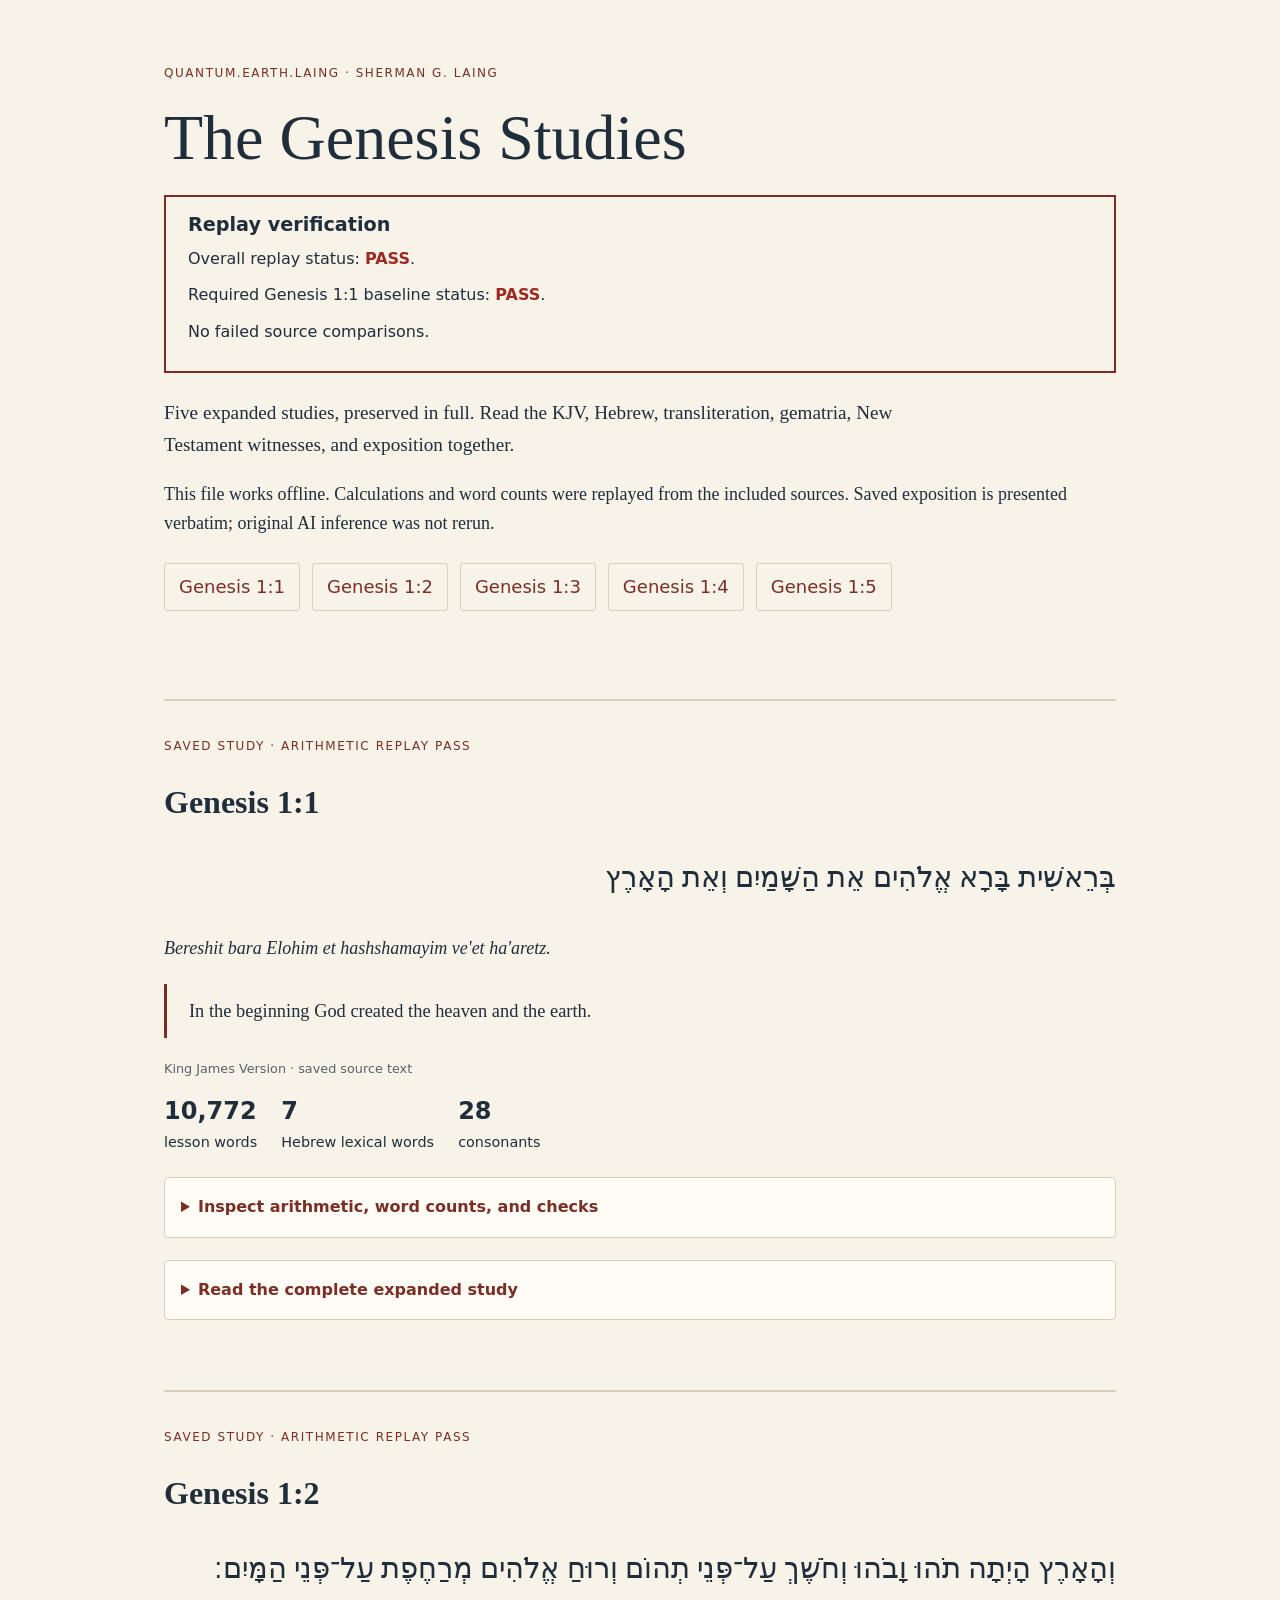
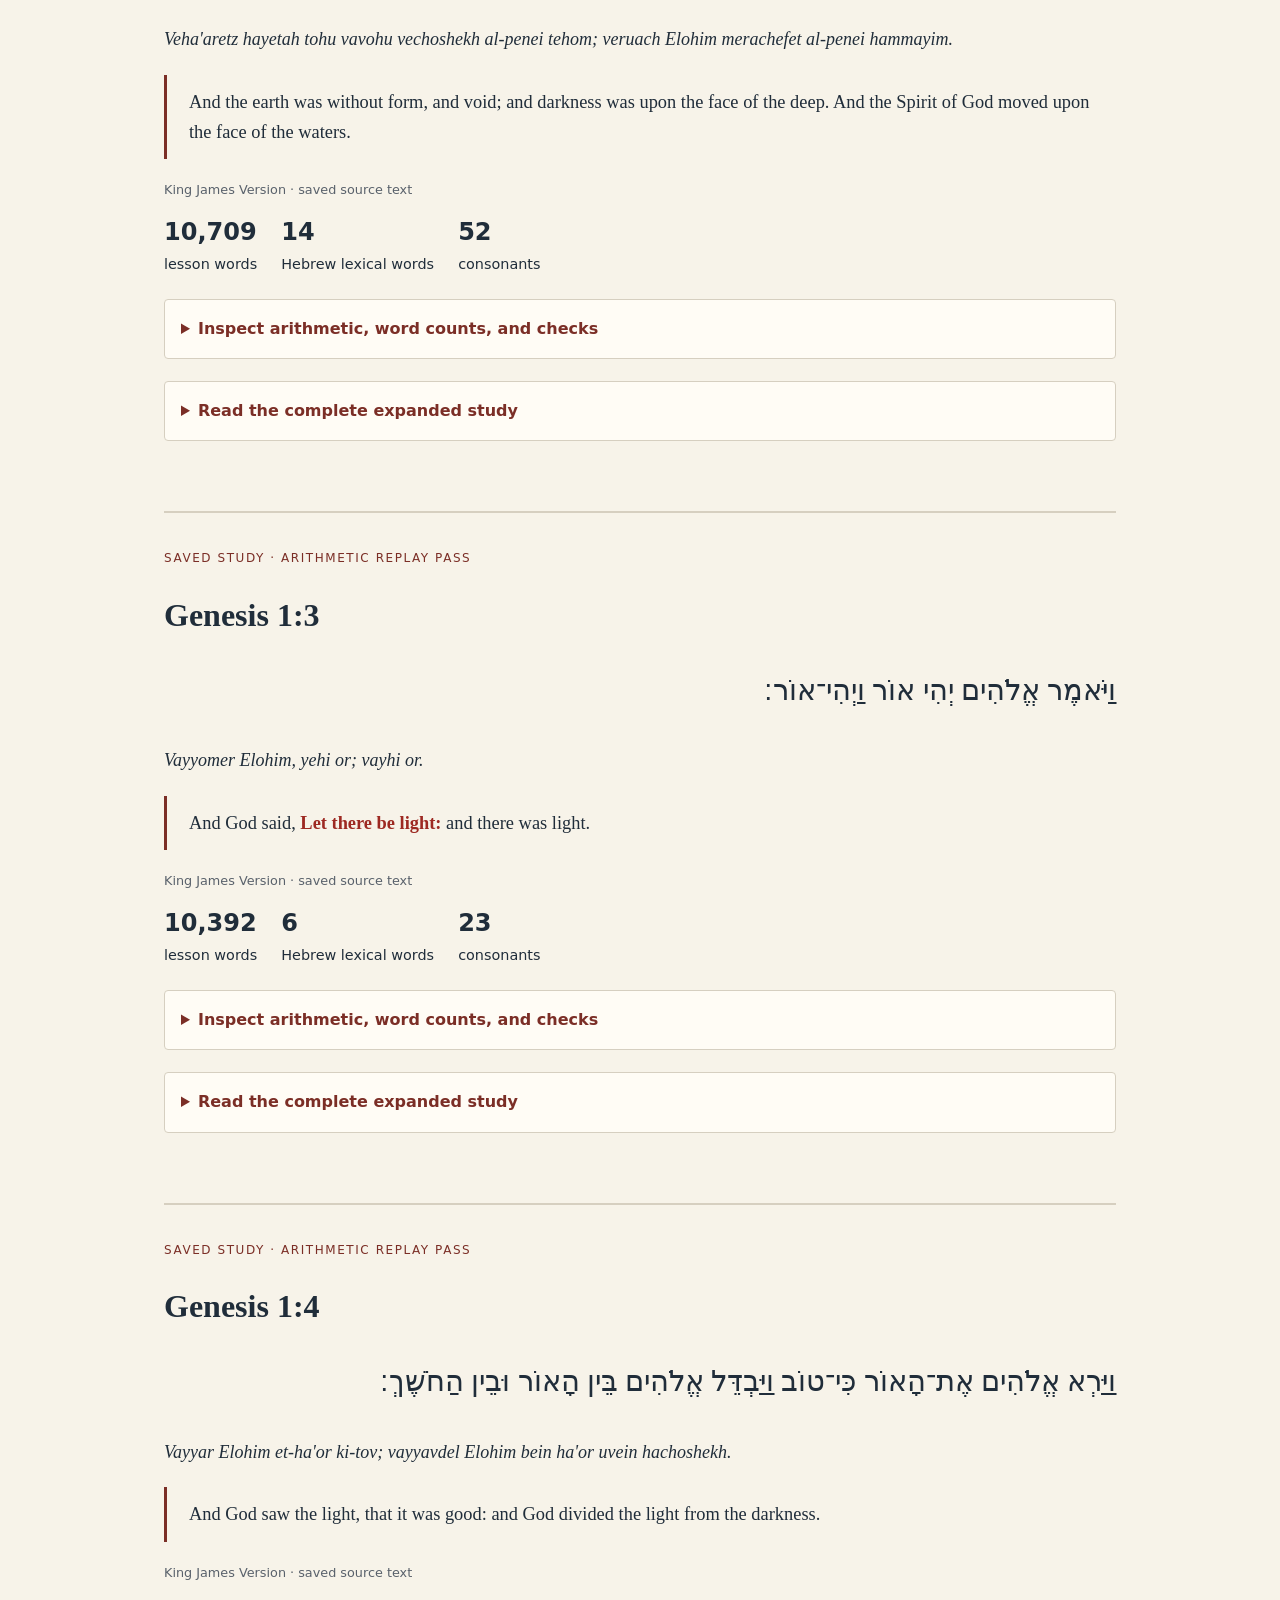
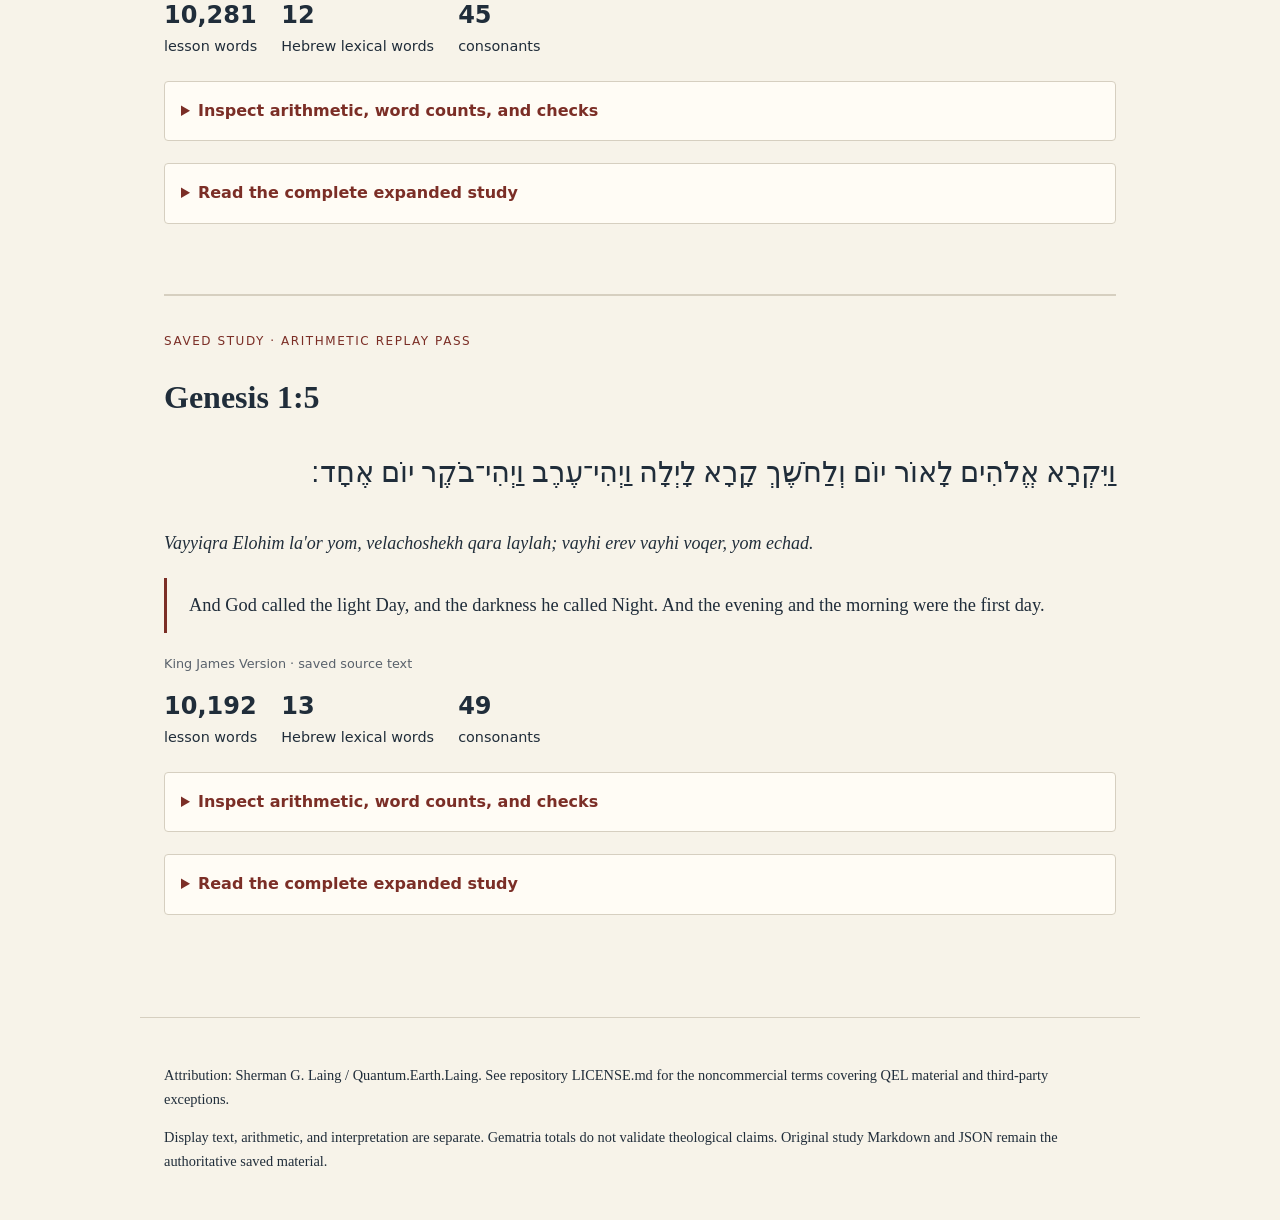
<file: replay-output/index.html>
<!doctype html><html lang="en"><head><meta charset="utf-8"><meta name="viewport" content="width=device-width,initial-scale=1">
<meta http-equiv="Content-Security-Policy" content="default-src 'none'; style-src 'unsafe-inline'; img-src 'none'; connect-src 'none'; form-action 'none'; base-uri 'none'">
<title>QEL · The Genesis Studies</title><style>
:root{color-scheme:light;--ink:#202d3a;--paper:#f7f3e9;--accent:#7b2e26;--line:#d6cfc0}
*{box-sizing:border-box}body{margin:0;background:var(--paper);color:var(--ink);font:18px/1.65 Georgia,serif}header,main,footer{max-width:1000px;margin:auto;padding:32px 24px}header{padding-top:64px}h1{font-size:clamp(2.4rem,6vw,4rem);line-height:1.05;font-weight:normal;margin:20px 0}h2{font-size:2rem;line-height:1.2}h3{font-size:1.45rem}.eyebrow,.caption,summary,nav,.metrics{font-family:system-ui,sans-serif}.eyebrow{text-transform:uppercase;letter-spacing:.13em;font-size:.75rem;color:var(--accent)}.lead{max-width:780px;font-size:1.2rem}nav{display:flex;gap:12px;flex-wrap:wrap;margin:24px 0}a{color:var(--accent)}nav a{padding:8px 14px;border:1px solid var(--line);border-radius:3px;text-decoration:none}section{border-top:2px solid var(--line);padding:36px 0 48px;scroll-margin-top:20px}.hebrew{font-size:1.8rem;line-height:1.9}.transliteration{font-style:italic}blockquote{border-left:3px solid var(--accent);margin:20px 0;padding:12px 22px;font-size:1.15rem}.caption{font-size:.8rem;color:#59616b}.metrics{display:flex;flex-wrap:wrap;gap:24px;font-size:.9rem}.metrics b{display:block;font-size:1.5rem}details{margin:22px 0;padding:16px;background:#fffcf5;border:1px solid var(--line);border-radius:4px}summary{cursor:pointer;font-size:1rem;color:var(--accent);font-weight:600}details[open] summary{margin-bottom:24px}.lesson p{max-width:78ch}.table{overflow:auto}table{border-collapse:collapse;width:100%;font-size:.92rem;margin:20px 0}th,td{text-align:left;padding:9px 10px;border-bottom:1px solid var(--line)}th{font-family:system-ui,sans-serif;font-size:.8rem}strong{color:#9d2922}.item{margin:5px 0}footer{border-top:1px solid var(--line);font-size:.9rem}@media print{details{border:0;padding:0}nav{display:none}body{background:white}}
.replay-status{border:2px solid var(--accent);padding:16px 22px;margin:24px 0;font-family:system-ui,sans-serif;font-size:1rem}.replay-status h2{font-size:1.2rem;margin:0}.replay-status p{margin:10px 0}.replay-status li{overflow-wrap:anywhere}
</style></head><body><header><div class="eyebrow">Quantum.Earth.Laing · Sherman G. Laing</div><h1>The Genesis Studies</h1><div class="replay-status" role="status" aria-labelledby="replay-status-heading"><h2 id="replay-status-heading">Replay verification</h2><p>Overall replay status: <strong>PASS</strong>.</p><p>Required Genesis 1:1 baseline status: <strong>PASS</strong>.</p><p>No failed source comparisons.</p></div>
<p class="lead">Five expanded studies, preserved in full. Read the KJV, Hebrew, transliteration, gematria, New Testament witnesses, and exposition together.</p>
<p>This file works offline. Calculations and word counts were replayed from the included sources. Saved exposition is presented verbatim; original AI inference was not rerun.</p>
<nav><a href="#study-1">Genesis 1:1</a><a href="#study-2">Genesis 1:2</a><a href="#study-3">Genesis 1:3</a><a href="#study-4">Genesis 1:4</a><a href="#study-5">Genesis 1:5</a></nav></header><main><section id="study-1"><div class="eyebrow">Saved study · arithmetic replay PASS</div>
<h2>Genesis 1:1</h2><p class="hebrew" lang="he" dir="rtl">בְּרֵאשִׁית בָּרָא אֱלֹהִים אֵת הַשָּׁמַיִם וְאֵת הָאָרֶץ</p>
<p class="transliteration">Bereshit bara Elohim et hashshamayim ve&#x27;et ha&#x27;aretz.</p>
<blockquote>In the beginning God created the heaven and the earth.</blockquote><p class="caption">King James Version · saved source text</p>
<div class="metrics"><span><b>10,772</b> lesson words</span><span><b>7</b> Hebrew lexical words</span><span><b>28</b> consonants</span></div>
<details><summary>Inspect arithmetic, word counts, and checks</summary><table><tr><th>Hebrew convention</th><th>Total</th></tr><tr><td>Standard</td><td>2,701</td></tr><tr><td>Gadol</td><td>4,631</td></tr><tr><td>Ordinal</td><td>298</td></tr><tr><td>Reduced</td><td>82</td></tr></table>
<p>Maqaf split for lexical words; join gives 7 units. All four totals remain unchanged.</p>
<table><tr><th>Word</th><th>Letter values</th><th>Standard total</th></tr><tr><td dir="rtl">בראשית</td><td>2 + 200 + 1 + 300 + 10 + 400</td><td>913</td></tr><tr><td dir="rtl">ברא</td><td>2 + 200 + 1</td><td>203</td></tr><tr><td dir="rtl">אלהים</td><td>1 + 30 + 5 + 10 + 40</td><td>86</td></tr><tr><td dir="rtl">את</td><td>1 + 400</td><td>401</td></tr><tr><td dir="rtl">השמים</td><td>5 + 300 + 40 + 10 + 40</td><td>395</td></tr><tr><td dir="rtl">ואת</td><td>6 + 1 + 400</td><td>407</td></tr><tr><td dir="rtl">הארץ</td><td>5 + 1 + 200 + 90</td><td>296</td></tr></table><p>Selected Greek word: <b>λόγος</b> = 373. Replayed with the new limited reference profile.</p>
<p>Lesson/baseline ratio: 2.0. The available baseline is Genesis 1:1 (5,386 words). Other verses have no separately recovered earlier baseline.</p>
<p>17 source comparison checks; state PASS. Full traces are in results.json.</p></details>
<details class="lesson"><summary>Read the complete expanded study</summary><h2>Genesis 1:1</h2>
<p>Expanded Scripture study</p>
<p>בְּרֵאשִׁית בָּרָא אֱלֹהִים אֵת הַשָּׁמַיִם וְאֵת הָאָרֶץ</p>
<p>Consonantal Hebrew: בראשית ברא אלהים את השמים ואת הארץ</p>
<p>Transliteration: Bereshit bara Elohim et hashshamayim ve&#x27;et ha&#x27;aretz.</p>
<p>Genesis 1:1, KJV:</p>
<blockquote>In the beginning God created the heaven and the earth.</blockquote>
<div class="table"><table><tr><th>Hebrew word</th><th>Transliteration</th><th>Reading aid</th><th>Standard value</th></tr><tr><td>בראשית</td><td>Bereshit</td><td>In the beginning</td><td>913</td></tr><tr><td>ברא</td><td>bara</td><td>created</td><td>203</td></tr><tr><td>אלהים</td><td>Elohim</td><td>God</td><td>86</td></tr><tr><td>את</td><td>et</td><td>Marks the definite direct object</td><td>401</td></tr><tr><td>השמים</td><td>hashshamayim</td><td>the heaven; the heavens</td><td>395</td></tr><tr><td>ואת</td><td>ve&#x27;et</td><td>and + direct-object marker</td><td>407</td></tr><tr><td>הארץ</td><td>ha&#x27;aretz</td><td>the earth</td><td>296</td></tr></table></div>
<p>The displayed consonantal Hebrew has seven words and twenty-eight letters. Standard gematria gives 913 + 203 + 86 + 401 + 395 + 407 + 296 = 2,701. Vowel points, accent marks, punctuation, and spaces do not contribute values. Final letters retain their ordinary values: final mem is forty, and final tsadi is ninety.</p>
<p>The New Testament witness includes John 1:1–3 and 1:14; Colossians 1:16–17; Hebrews 11:3; Acts 17:24–25; and Revelation 4:11. Their KJV wording and relationship to Genesis appear within the preaching below.</p>
<p>The selected Greek word λόγος, logos, translated “Word” in John 1:1, has the standard isopsephy value 373: lambda thirty, omicron seventy, gamma three, omicron seventy, and final sigma two hundred. Accents contribute no value. This records one Greek word, rather than the whole verse.</p>
<p>In the preaching of this verse, let us first pray. Heavenly Father, give understanding to those who study Your Word. Teach reverence, patience, and love of truth. May the reading of Scripture lead to knowledge of Your creative work and to worship that honors You. Let the truth confessed in words bear fruit in faithful conduct. In the Name of Jesus Christ, Amen.</p>
<p>We return to the first sentence of Genesis because a familiar verse can still deserve our fullest attention. We may remember its wording and yet overlook its action. We may recognize the sound of “In the beginning” and move onward before considering the God Who is the subject of the sentence. Repetition becomes fruitful when attention deepens. We listen again, observe the words again, and allow their relationship to become clearer. The verse speaks of God creating the heaven and the earth. This confession gives the study its center and gives our thanksgiving its direction. Every explanation that follows should help us hear that declaration more faithfully.</p>
<p>The brevity of Genesis 1:1 invites careful reading. Seven Hebrew words carry the opening claim of the account. The KJV gives us an English sentence of ten words. The different word counts remind us that languages distribute meaning differently. A Hebrew prefix may perform a function for which English uses a separate word. A Hebrew grammatical marker may need no separate English translation. Attending to these differences helps us read patiently. We can honor the exact KJV wording while studying the Hebrew that stands behind it. Original language study serves understanding when it explains the language clearly and permits the translation and its supporting notes to remain distinct.</p>
<p>Read the sentence once with attention to its subject: God. Read it again with attention to its verb: created. Read it a third time with attention to the scope of the action: the heaven and the earth. Each reading attends to something already present in the verse. Together they establish a firm beginning for interpretation. We have a Creator, an act of creation, and the created order named in its great domains. The verse&#x27;s first concern is larger than any private ambition. We approach it as people who already live within the reality it describes, people whose ability to ask questions also depends upon the life we have received.</p>
<p>This is why thanksgiving belongs here. Before human beings could speak, cultivate, discover, or understand, there was a world in which those activities could take place. Human life enters the account within an order attributed to God&#x27;s creative work. As understanding grows, gratitude can acknowledge that dependence. The biblical response to creation includes praise for life, for the earth that sustains human habitation, and for the goodness manifested in God&#x27;s works. The lesson therefore concerns more than an account of origins. It also concerns the fitting response of creatures to their Creator, a response developed throughout the wider testimony of Scripture.</p>
<p>The opening declaration also establishes a point of reference for later biblical questions. Scripture will speak of goodness and evil, obedience and disobedience, judgment and mercy, human mortality and the hope of redemption. Those themes unfold across many passages. Genesis 1:1 supplies the confession of the Creator at the beginning of that account. It should be received in its own place while the reader remains attentive to what follows. A sound lesson can consider the larger scriptural witness without compressing the entire biblical narrative into the dictionary meaning of a single word. Each passage contributes through what it actually says.</p>
<p>The study also asks something of our speech. We will distinguish the wording of Scripture from a translation note, a calculation, and a pastoral application. These distinctions allow each part to serve the reader clearly. When we quote the KJV, we preserve its wording and capitalization. When we explain a Hebrew word, we identify its function in the sentence. When we calculate a letter value, we state the convention. When we apply a truth to daily life, we acknowledge the movement from reading to application. Such care is an expression of reverence. It helps the person listening to know what the passage says and how the teaching follows from it.</p>
<p>We will also read Genesis alongside New Testament witnesses. John brings the language of beginning into his testimony concerning the Word. Colossians speaks of creation through and for the Son. Hebrews connects the understanding of faith with God&#x27;s creative word. Acts presents the Creator as the Giver of life and breath, and Revelation places creation within the praise offered to God. These passages have their own settings and purposes. Their contribution becomes clearer when we respect those settings. Scripture can bear witness alongside Scripture without requiring us to pretend that every later teaching is a separate dictionary meaning hidden inside the first Hebrew sentence.</p>
<p>As the study unfolds, let its length serve attention. We are giving more time to the words, their relationships, their witnesses, and their implications for worship. The goal is an understanding that can be stated plainly and carried into life. We should be able to return from the longer discussion to the simple confession with which we began: God created the heaven and the earth. We should also be able to explain why the Christian reading brings us to Jesus Christ, the Word made flesh. A useful study helps us receive the verse with greater clarity and speak about it with greater care.</p>
<p>Let us therefore proceed slowly enough to hear. We need not force a discovery into every letter to justify our attention. The declared work of God already deserves wonder. We need not possess an answer to every question before we can give thanks. The life in which we are asking has already been received. We can bring intelligence, patience, and a willing heart to the passage, trusting that careful study and sincere worship can accompany one another. We begin with the text, remain accountable to the text, and ask God to make the fruit of our learning visible in truthfulness, gratitude, patience, and love.</p>
<p>The opening sentence of Genesis presents a declaration of divine action. Its subject is God, its central action is creation, and its stated scope is the heaven and the earth. The sentence introduces the account that follows while establishing a theological foundation for the reading of Scripture. Everything subsequently described within the created realm belongs within the world whose origin this verse attributes to God. The opening therefore deserves attention as an assertion introducing a larger narrative. Its wording carries a fundamental confession: the heaven and the earth exist through the creative action of God, Who stands before the reader as Creator.</p>
<p>Bereshit supplies the opening expression rendered in the KJV as “In the beginning.” It directs attention toward the beginning of the creation account rather than narrating an origin for God. The sentence presents God as already acting when the heaven and the earth are brought into view. This distinction belongs to the verse&#x27;s basic meaning. The Creator is the One Who creates; the heaven and the earth are what He creates. The temporal expression gives the declaration its setting, while the remaining words identify the agent, action, and created objects. In this reading, the beginning provides the entrance into the scriptural account of the world&#x27;s existence.</p>
<p>The significance of this beginning extends throughout the narrative that follows. Genesis will describe successive events, generations, relationships, and developments within the created world. Its opening places that history under the confession of God as Creator before introducing the human figures through whom much of the later narrative unfolds. The order is consequential: the account begins with God and His work. Human history is situated within creation rather than supplying creation with its ultimate explanation. This observation establishes a foundation for biblical interpretation without requiring the opening verse to state every doctrine developed elsewhere. The remainder of Scripture gives further testimony concerning the Creator and His purposes.</p>
<p>The everlasting being of God receives explicit expression in Psalm 90:2: “Before the mountains were brought forth, or ever thou hadst formed the earth and the world, even from everlasting to everlasting, thou art God.” The psalm distinguishes the formation of the world from God&#x27;s everlasting being. Mountains, earth, and world belong to what has been brought forth or formed. God is addressed as God from everlasting to everlasting. Read alongside Genesis 1:1, this witness deepens the confession already introduced by the creation sentence. The beginning of the created realm is confessed together with the enduring reality of the One Who creates it.</p>
<p>The mountains provide a significant image within the psalm&#x27;s testimony. They appear as enduring features of the world, yet the verse describes them as brought forth. Their prominence within creation does not place them beyond creation. The same distinction applies to the earth and the world named in the verse. Created duration remains different from the everlasting being confessed of God. This relationship is expressed through worship. The psalm does not ask the reader to assign a numerical duration to God&#x27;s existence. It calls the worshipping community to acknowledge Him beyond the formation and duration of the world He has made.</p>
<p>Christian exposition can therefore speak of divine eternity through the joined witness of these passages while preserving their distinct contributions. Genesis 1:1 declares God&#x27;s creative action at the beginning; Psalm 90:2 explicitly declares His everlasting being. Their agreement gives substance to worship without requiring every element of the doctrine to be derived from the word Bereshit alone. The reading proceeds through Scripture&#x27;s own testimony: one passage introduces the Creator, another addresses Him as everlasting. Such comparison keeps the interpretation grounded in the words of the passages themselves. The result is a fuller confession of the God Whose work establishes the created realm and Whose being is everlasting.</p>
<p>Bara is the verb rendered “created.” In Genesis 1:1 it announces the action performed by God. The Hebrew sentence employs a singular verbal form with Elohim as its subject. The verb establishes the essential relationship between the Creator and the heaven and the earth: they are the objects of His creative action. Its place in the sentence is direct and forceful. The opening does not first describe an independent account of the world&#x27;s origin and subsequently attach a religious interpretation to it. Its declaration is theological from the outset, identifying God as the Creator in the statement introducing the heaven and the earth.</p>
<p>The lexical meaning of bara should be distinguished from the complete doctrine of creation. The English rendering “created” expresses the action stated here; the verb by itself does not specify “out of nothing” as a detailed description of material conditions. The doctrine of creation&#x27;s ultimate dependence upon God is considered through the wider scriptural witness. This distinction allows the opening sentence to retain its clarity. God created the heaven and the earth. The sentence need not contain every later explanation in order to make that assertion fully. Its theological importance rests upon what it declares, while related passages provide further testimony about the origin and dependence of created things.</p>
<p>The form of the account also deserves attention. Genesis 1:1 is a declarative sentence placed at the opening of a narrative. It supplies a comprehensive statement whose relationship to the succeeding verses must be considered through the passage as a whole. The following account describes God&#x27;s creative activity further. Reading the first verse in that setting allows its concise declaration and the unfolding narrative to illuminate one another. The introduction identifies the Creator and the created realm; the continuing passage develops the account. This literary relationship encourages sustained reading beyond the opening sentence while preserving the sentence&#x27;s own distinct and memorable assertion.</p>
<p>Within Christian theology, the confession of creation establishes the dependence of all creaturely activity upon God. Human action occurs within an existing world and employs capacities and conditions belonging to creation. This relationship gives human activity a derived place within the created order. It can have genuine significance while remaining creaturely. The opening verse itself does not describe the particular forms of human activity, which appear later in Scripture. Its contribution is foundational: the heaven and the earth belong to God&#x27;s creative work. Subsequent teachings about human responsibility are received within that setting. The distinction between divine creation and creaturely action therefore supports an ordered account of human existence.</p>
<p>Elohim identifies God as the subject of the sentence. The noun has a plural form, while the associated verb in this verse is singular. Together they present God as the Creator acting. The grammatical observation is relevant to understanding the Hebrew, but Christian teaching concerning the Father, the Son, and the Holy Spirit rests upon the wider witness of Scripture. The plural form alone does not establish that doctrine. In this sentence, the principal assertion remains direct: God created. The reader can acknowledge the noun&#x27;s form and its relation to the verb while allowing the actual syntax to govern the explanation of the passage.</p>
<p>The designation of God also directs attention toward the theological character of the chapter. The ensuing creative acts are attributed to God, and the narrative repeatedly identifies His action and speech. The opening verse establishes this emphasis before the successive descriptions unfold. God is the acting subject through Whose work the created realm is introduced and ordered within the account. This literary prominence serves the confession of His authority as Creator. The chapter&#x27;s religious significance does not depend upon treating the Hebrew designation as a numerical formula or an exhaustive definition of divine being. It arises from the narrative&#x27;s sustained testimony concerning God and His creative work.</p>
<p>The sentence&#x27;s structure gathers these observations into a coherent whole. The opening expression introduces the beginning, the verb names the creative action, and Elohim identifies the One Who acts. What follows identifies the objects of that action. The relationship is intelligible across the difference between Hebrew and English word order. The KJV renders it, “In the beginning God created the heaven and the earth.” In either language, the statement distinguishes the Creator from the created realm while joining them through the act of creation. Attending to that structure gives the exposition a firm center. Every further observation about an individual word should contribute to understanding the complete sentence.</p>
<p>Et follows Elohim and marks the definite direct object that comes next. In this construction it serves a grammatical function, helping identify what God created. English usually expresses this relationship without translating the marker independently. Its absence as a separate word in the KJV therefore does not indicate that a theological statement has been omitted. The two languages express the sentence&#x27;s relationships through their respective grammatical resources. Studying et gives access to the Hebrew construction and clarifies how its parts fit together. The word&#x27;s importance here lies in the grammatical work it performs within the declaration of God creating the heaven and the earth.</p>
<p>The letters of et are aleph and tav, the first and last letters of the Hebrew alphabet. This observation can be recorded as a feature of the word&#x27;s spelling. Its grammatical function in Genesis 1:1 remains the marking of a definite direct object. Christian teaching about Jesus Christ as the beginning and the end receives its explicit basis from passages that speak concerning Him. Those passages can be studied alongside Genesis without assigning their entire theological content to this Hebrew marker. The distinction preserves both forms of testimony: the grammar of Genesis is read according to its construction, and the New Testament is heard in its explicit declarations concerning Christ.</p>
<p>Hashshamayim identifies the heaven as an object of God&#x27;s creative action. The Hebrew form is commonly rendered “heavens,” while the KJV wording in Genesis 1:1 is “the heaven.” Quotation of that translation should retain its wording, and explanation can then address the Hebrew form. The word introduces the first member of the pair completed by the earth. Together they describe the scope of the opening declaration. The heaven belongs within creation and is attributed to God&#x27;s work. Its place in the sentence therefore carries theological significance before any further discussion of particular features of the created realm. The account begins by placing it under the confession of divine creation.</p>
<p>Psalm 19:1 testifies to the relation between the heavens and the glory of God: “The heavens declare the glory of God; and the firmament sheweth his handywork.” The psalm describes the heavens as bearing witness to divine glory. Genesis declares their creation, while the psalm speaks of their testimony. Read together, the passages support an understanding of creation as an occasion for worship of its Creator. The glory declared belongs to God, and the handiwork displayed directs attention toward Him. The created realm thus receives a place within biblical praise while remaining distinguished from the One Whose glory it declares.</p>
<p>The pairing of heaven and earth is central to the scope of Genesis 1:1. Read together, the terms present the created realm comprehensively rather than identifying two unrelated objects. The opening declaration embraces what is subsequently described within the account. Its breadth is achieved through a concise verbal pairing, a feature readily preserved in the English translation. The reader&#x27;s attention moves from the Creator&#x27;s action to the extent of what He creates. This comprehensive statement is one reason the verse supplies such a foundational confession. The subsequent narrative unfolds within the realm already named as the work of God at the beginning of the chapter.</p>
<p>Ve&#x27;et joins the earth to the heaven within that declaration. The prefixed conjunction supplies “and,” while et again marks the definite direct object. The repeated marker gives the two named objects a parallel grammatical relationship to the creative verb. Both are attributed to the same divine action. This small construction contributes to the sentence&#x27;s unity: the heaven and the earth stand together as what God created. The explanation remains grammatical, yet the grammar supports the theological confession. Neither member of the pair is left outside the stated scope of God&#x27;s work. The conjunction connects them within one declaration concerning the origin of the created realm.</p>
<p>Ha&#x27;aretz completes the pair and the sentence. The Hebrew word can refer to earth or land according to context; its meaning here depends upon the heaven and the opening creation account. The KJV renders it “the earth.” Its inclusion establishes that the terrestrial realm belongs fully within God&#x27;s creative work. The earth is not introduced as independent of the Creator or as an exception to the opening assertion. It is named directly as an object of His action. The sentence thus closes by completing its comprehensive declaration, gathering heaven and earth together under the testimony that God created them in the beginning.</p>
<p>The movement into Genesis 1:2 continues the account by directing attention toward the earth and its condition. This narrative transition gives the opening verse a close relationship to the material that follows. The earth named in the comprehensive declaration becomes a particular focus of the next description. Subsequent verses will develop the ordered progression of the creation account. A full exposition therefore attends to the connection between the first sentence and the continuing narrative. The opening identifies God&#x27;s creative work broadly; the following verses carry the reader into the account&#x27;s further descriptions. Their sequence belongs to the literary presentation through which the chapter teaches concerning creation.</p>
<p>Stewardship is an appropriate theme within the wider scriptural theology of creation. Its foundation in Genesis 1:1 is the confession that the earth belongs to God&#x27;s creative work. The specific responsibilities of human beings receive further expression later in the creation narrative and elsewhere in Scripture. The distinction between foundation and developed instruction is useful: the first verse identifies the Creator, while later passages describe obligations within the created order. Together they support a teaching of responsible creaturely life before God. Universal Christian application can therefore affirm care, restraint, and faithful use of creation while acknowledging where the explicit commands and explanations occur.</p>
<p>Psalm 24:1 states the claim of divine ownership directly: “The earth is the LORD&#x27;S, and the fulness thereof; the world, and they that dwell therein.” This passage extends the confession of creation into the language of belonging. The earth, its fullness, the world, and its inhabitants are declared to belong to the LORD. Read alongside Genesis 1:1, the psalm gives scriptural expression to the Creator&#x27;s claim upon the created realm. The relationship supplies a theological basis for stewardship and accountability. Human beings are included within the world named by the psalm, and their conduct is considered under the authority of the LORD to Whom it belongs.</p>
<p>The distinction between Creator and creation remains central to this teaching. Genesis presents God as the One Who creates and the heaven and the earth as the objects of His creative action. The sentence does not identify God with those objects. In Christian worship, creation&#x27;s significance therefore includes its capacity to direct attention toward the Creator. The heavens declare His glory, and the earth belongs to Him. These affirmations give creation dignity without transferring worship away from God. The created realm is received as His work, while praise acknowledges the One Who made it. This relationship remains fundamental to the scriptural understanding of creation and its religious significance.</p>
<p>Creaturely responsibility follows within that distinction. Created beings act within a world whose existence is attributed to God. Their agency can be meaningful without placing them in the Creator&#x27;s position. Christian teaching therefore joins the recognition of dependence with the recognition of accountability. Genesis 1:1 provides the broad setting for this relationship, while subsequent passages develop the place and obligations of humanity. The exposition remains grounded when these contributions are read together. Divine creation establishes the world in which creaturely action occurs; further scriptural instruction directs that action toward faithful conduct. Dependence upon the Creator and responsibility within creation belong together in the theological account of human existence.</p>
<p>The account of humanity appears later in the chapter, where creation in God&#x27;s image supplies an explicit basis for understanding human dignity. Genesis 1:1 prepares the setting for that teaching by identifying the created world and its Creator. The opening declaration and the later account have distinct, related roles. One establishes the comprehensive confession of creation; the other develops the particular place of human beings within it. Christian teaching about human dignity should therefore remain attentive to the passage that expressly addresses it. The shared foundation is God&#x27;s creative work, through which the narrative presents both the created realm as a whole and humanity&#x27;s particular place within it.</p>
<p>The completed Hebrew sentence contains seven words and twenty-eight consonantal letters under the stated counting convention. These observations concern the written form of the text. The individual words contribute grammatical and lexical functions, while their combination expresses the declaration as a whole. Counting the words and letters can accompany close study, provided that the calculation is kept distinct from interpretation. The sentence&#x27;s confession is communicated through its language: God created the heaven and the earth. Its literary economy is evident in the breadth of meaning carried by so few words. The numerical record documents that economy without replacing the explanation of the sentence&#x27;s actual grammatical and theological content.</p>
<p>Under standard Hebrew gematria, the values of the seven words sum to 2,701. The calculation uses the consonantal letters, excludes the vowel marks, and gives final letters their ordinary values. Its result is a reproducible feature of the stated method and spelling. The numerical total does not itself establish the theological meaning of the verse; that meaning is interpreted through the words, grammar, and scriptural context. Gematria can therefore be included as a clearly identified observation within the study. Its proper contribution is the transparent recording of letter values, alongside the translation and exposition through which the creation declaration is understood in its literary and biblical setting.</p>
<p>Close reading proceeds by considering the sentence at several related levels. Individual words identify actions, participants, and grammatical relationships. The complete sentence gathers those elements into a declaration. The surrounding narrative places that declaration within the development of the creation account. Comparison with related scriptural passages then brings further theological testimony into view. These levels of reading belong together without becoming interchangeable. A grammatical marker performs its syntactic function; a psalm adds its explicit witness; the narrative develops its account. Such attention permits the lesson to remain substantial while preserving the particular contribution of each passage. The opening verse remains the center around which its exposition is arranged.</p>
<p>The confession of creation also provides a setting for consideration of the created world&#x27;s intelligibility. Human knowledge of creation concerns the properties and relationships of a world whose existence the verse attributes to God. Genesis 1:1 identifies the Creator without supplying every description of the processes within creation. Theological confession and particular descriptions of created processes therefore have distinguishable tasks within an ordered inquiry. The lesson&#x27;s immediate concern remains the scriptural declaration and its meaning. Its theological significance includes the recognition that the subject of human inquiry belongs to creation, while the Creator is confessed as the One through Whose action the heaven and the earth exist.</p>
<p>Christian worship responds to this declaration through reverence and thanksgiving. The heaven and the earth are received as God&#x27;s creative work, and the Creator is acknowledged as worthy of praise. Related scriptural passages develop the ethical dimensions of that response through teachings concerning obedience, justice, mercy, and responsible conduct. These applications belong to the wider biblical witness and should be identified accordingly. Genesis 1:1 supplies their broad creation setting rather than presenting each as a separate command. The lesson thus holds together the confession of divine action and the fitting response of worship, while allowing the fuller scriptural account to explain the conduct appropriate to life before God.</p>
<p>The seven words now stand together in their full declaration. Bereshit introduces the beginning; bara states the creative action; Elohim names God as the acting subject; et and ve&#x27;et mark and join the objects; hashshamayim and ha&#x27;aretz identify the heaven and the earth. The sentence provides a clear foundation for the passages considered next. The New Testament witnesses will speak explicitly concerning the Word, Jesus Christ, and creation. Their testimony can be heard alongside Genesis while each passage retains its own wording and contribution. The study therefore proceeds from the Creator&#x27;s action confessed in the opening verse toward the further scriptural witness concerning that same creation.</p>
<p>The New Testament opens a further field of witness around the confession of Genesis 1:1. We have read that God created the heaven and the earth. We now listen to passages that speak about creation in relation to the Word, the Son, human dependence, faith, and worship. Each passage deserves attention within its own setting. Their agreement enriches our understanding without requiring us to claim that every later statement is already expressed by the grammar of the first verse of Genesis. Scripture teaches us to listen carefully as well as gratefully.</p>
<p>“In the beginning was the Word, and the Word was with God, and the Word was God. The same was in the beginning with God. All things were made by him; and without him was not any thing made that was made.” These are the words of John 1:1–3, KJV. The opening phrase brings the beginning into view again, while John&#x27;s immediate subject is the Word. Before he describes the Word dwelling among us, John declares the Word&#x27;s relation to God and to everything that was made.</p>
<p>Consider the care of that testimony. The Word was with God, and the Word was God. John gives us both statements. We should receive both rather than quietly setting one aside because the other seems easier to explain. The passage invites reverent thought, yet our explanation should remain accountable to what it says. Christian confession concerning the Father and the Son grows through the wider witness of Scripture. Here we can begin with John&#x27;s clear affirmations, allowing them to govern the direction of our worship.</p>
<p>John also marks a distinction between the Word and the things that were made. He does not present the Word as one more item among those things. All things were made by Him. Everything belonging to the category of what was made depends upon Him for its existence. That is a far greater claim than saying that the Word offered useful advice about creation. The passage speaks of the making of all things, and its second clause reinforces the completeness of the first.</p>
<p>This gives our reading of Genesis a distinctly Christian center. We confess the God Who created the heaven and the earth, and we hear John testify that all things were made by the Word. Our confidence in Jesus Christ does not begin only with His usefulness to our present circumstances. It rests upon Who He is. His mercy addresses our needs, but His identity reaches beyond the needs we currently recognize. The One to Whom we turn in prayer is not confined to the scale of our understanding.</p>
<p>John then writes, “And the Word was made flesh, and dwelt among us, (and we beheld his glory, the glory as of the only begotten of the Father,) full of grace and truth.” This is John 1:14, KJV. We confess that Jesus Christ came in the flesh. The same chapter that speaks of all things being made by the Word also bears witness to the Word dwelling among us. Creation and incarnation belong within this testimony, while remaining distinct acts that must each receive their proper attention.</p>
<p>The incarnation tells us that the Christian message takes embodied human life seriously. Hunger, weariness, tears, friendship, suffering, and death are not beneath the concern of God. In Jesus Christ, the Word entered human life. We should therefore resist any kind of spirituality that makes us careless toward people because their needs appear ordinary. A meal offered, a wound tended, a patient conversation, and a burden shared can become expressions of love grounded in the faith we confess. Reverence should deepen our attention to our neighbors.</p>
<p>John says that the Word is full of grace and truth. The testimony that follows speaks of receiving from His fullness and associates grace and truth with Jesus Christ. These statements prepare the reader for the Gospel&#x27;s presentation of His words and works. John bears witness to a glory disclosed in the incarnate Word. The opening verses therefore lead toward the Gospel&#x27;s whole account. Creation establishes the breadth of the Word&#x27;s relation to all things; incarnation brings His presence among human beings into view.</p>
<p>John&#x27;s testimony also invites attention to the words “dwelt among us.” The incarnation is presented through presence and relationship. The Word comes among those who can hear, see, and bear witness to His glory. John&#x27;s account will unfold that witness through the life and works of Jesus Christ. The opening declaration prepares the reader to attend to Him with faith. As Christians read Genesis alongside John, they confess the Creator&#x27;s work and receive the testimony concerning the Word Who became flesh and lived among His people.</p>
<p>The witness of Colossians brings another dimension into view. Colossians 1:16–17, KJV, reads, “For by him were all things created, that are in heaven, and that are in earth, visible and invisible, whether they be thrones, or dominions, or principalities, or powers: all things were created by him, and for him: And he is before all things, and by him all things consist.” In its surrounding passage, this testimony concerns the Son. The scope embraces heaven and earth and extends beyond what human eyes can see.</p>
<p>The phrase “for him” deserves a slow hearing. We often approach creation by asking what we can obtain from it. Food, shelter, beauty, knowledge, and useful materials are real gifts. But Colossians places the purpose of creation in relation to the Son. The world has a meaning greater than our immediate consumption of it. Our desires do not become the measure of every creature&#x27;s worth. We receive creation as people who are called to live before Christ, learning to use gifts in ways that honor Him.</p>
<p>The surrounding passage connects this testimony about creation with redemption and reconciliation. Colossians speaks of the Son&#x27;s place in relation to all things and then identifies Him as the head of the body, the church. His preeminence spans the passage. Creation belongs within this larger testimony concerning His person and work. The reader is invited to consider the breadth of the Son&#x27;s relation to both the created order and the people redeemed through Him. Genesis declares creation; Colossians places that creation within its witness concerning Christ.</p>
<p>The mention of thrones, dominions, principalities, and powers also keeps created authority in perspective. However impressive a power may appear, the passage places it within the comprehensive scope of the Son&#x27;s creative relation to all things. We should avoid building an elaborate unseen hierarchy from these words alone. The immediate force of the passage is the greatness of Christ. Human fear often enlarges whatever presently confronts us. Worship directs our attention to the One before all things, so that fear does not become our final teacher.</p>
<p>“by him all things consist” speaks of a continuing dependence. Creation is not described as having outgrown its relation to the Son. This confession can steady us, although it does not furnish a detailed explanation of every event. We still experience grief, uncertainty, and circumstances that require practical action. Faithful dependence makes room for all of that. We can seek help, examine causes, and make responsible decisions while confessing that our existence rests upon a gift we did not originate and cannot independently sustain.</p>
<p>The statement concerning Christ&#x27;s sustaining relation to all things stands beside the declaration that He is before all things. Together these clauses express His priority and creation&#x27;s dependence. The passage then turns toward the church and resurrection, continuing its testimony to His preeminence. The movement gives this teaching a place within the letter&#x27;s larger proclamation. Christians worship the Son through Whom all things were created and through Whom reconciliation is proclaimed. Creation and redemption receive their distinct places within the same sustained testimony concerning Him.</p>
<p>John and Colossians provide complementary testimony concerning creation and the Son. John begins with the Word&#x27;s relation to God and the making of all things, then speaks of the Word becoming flesh among us. Colossians proclaims creation through and for the Son within a passage that also concerns redemption, resurrection, and reconciliation. Each passage has its own movement. Together they give Christian readers of Genesis a substantial witness concerning Christ&#x27;s place in creation. The confession of God as Creator is joined to the testimony that all things were made through the Son.</p>
<p>Hebrews 11:3, KJV, gives another witness: “Through faith we understand that the worlds were framed by the word of God, so that things which are seen were not made of things which do appear.” The chapter presents faith through a sequence of lives and responses to God. Its opening witness concerning creation belongs to that larger movement. We read it as a confession of creation&#x27;s dependence upon God&#x27;s word, attentive to the language of faith through which the writer introduces this understanding.</p>
<p>The phrase concerning the things which are seen directs attention to the visible creation. Hebrews confesses that its framing depends upon God&#x27;s word. Genesis likewise presents God&#x27;s speech throughout the creation account, beginning with the command concerning light. The two passages therefore share a concern with creation as God&#x27;s work. Hebrews gives this confession a particular place within its teaching about faith. Before recounting the lives of earlier witnesses, it directs the reader toward the origin of the worlds in the word of God.</p>
<p>Faith is the chapter&#x27;s organizing theme. Its testimony ranges across the scriptural history of people who responded to God and looked toward His promises. The statement concerning creation establishes a horizon larger than any one person&#x27;s experience. All the lives that follow unfold within the creation whose framing depends upon God&#x27;s word. The chapter joins this confession to accounts of worship, obedience, endurance, and expectation. Its presentation of faith therefore includes both understanding concerning creation and the varied responses of those who trusted God. The confession concerning creation establishes dependence upon God before these examples unfold.</p>
<p>The chapter&#x27;s unfolding examples also place faith within action. People respond, obey, endure, and look toward what God has promised. In our reading of Genesis 1:1, the corresponding question becomes how this confession shapes our conduct. If life is received from God, thanksgiving is fitting. If our neighbors share a created life we did not give them, humility is fitting. If our resources are entrusted gifts, care is fitting. The movement from confession to obedience gives the study a place in the actual hours of our day.</p>
<p>The chapter of Hebrews proceeds from its creation statement to several named witnesses. Abel, Enoch, Noah, Abraham, and Sarah belong to its unfolding account. Their circumstances differ, and the chapter describes varied expressions of faith. Sacrifice, obedience, journeying, and expectation appear within that history. The final portions also recount endurance amid suffering. This range gives the chapter depth: faith belongs within the course of lives lived before God. The testimony concerning the framing of the worlds stands at the beginning of this larger remembrance of those who responded to Him.</p>
<p>The relation between creation and faith also connects the beginning with the unfolding biblical history. The God confessed as Creator is the God addressed by the witnesses whose lives Hebrews recounts. Their acts of worship and obedience take place within a world received from Him. The opening verse of Genesis supplies the broad declaration of that world’s creation. Hebrews draws the confession into its account of faithful response, encouraging readers to consider both God&#x27;s action and the lives shaped by trust in His promises.</p>
<p>The testimony in Acts brings these truths into a public encounter. Paul speaks in Athens, addressing hearers within their own religious setting. Acts 17:24–25, KJV, says, “God that made the world and all things therein, seeing that he is Lord of heaven and earth, dwelleth not in temples made with hands; Neither is worshipped with men&#x27;s hands, as though he needed any thing, seeing he giveth to all life, and breath, and all things;” The Creator&#x27;s greatness and generosity stand together in this declaration.</p>
<p>Paul&#x27;s statement corrects the idea that God depends upon human provision. God gives life and breath; He does not receive His existence from our service. We can build places for gathering, give generously, and undertake works of mercy, but none of these activities supplies a deficiency in God&#x27;s being. This can free our worship from a fearful bargain. We do not keep God alive by performing well enough. We respond to the One Who already gives us the life through which any response becomes possible.</p>
<p>Think of the breath with which we pray. Before that breath carries a word of thanks, it is already received. The same is true of the strength used to work and the time within which a kindness is offered. Our gifts to God arise within His prior generosity. This does not make our response meaningless. It makes gratitude appropriate. A child who receives everything needed for a loving response can still respond truly. We are invited to sincerity without the illusion that we have become God&#x27;s benefactors.</p>
<p>The phrase “to all” should widen our attention. The breath of a stranger is also a gift. So is the life of someone with whom we disagree. We may need boundaries, judgment, or correction in our dealings with others, but contempt for their creaturely existence has no place in this confession. Creation gives us a reason to approach people with seriousness. Their lives cannot be reduced to their usefulness to us, their agreement with us, or the ease with which they fit into our plans.</p>
<p>Paul&#x27;s words also help us hold worship and service together properly. If God does not need to be sustained by our hands, our hands can become instruments of gratitude in the service of those who do have needs. A hungry neighbor needs food. A tired caregiver needs help. Someone who has been wronged may need truthful testimony and patient support. The Creator&#x27;s sufficiency does not make those needs small. It frees us to meet them as an expression of love rather than a transaction meant to secure divine approval.</p>
<p>This reading of Acts must remain connected to its own setting. Paul is speaking about the living God to people whose assumptions about deity require challenge. We should not flatten his words into a claim that any building used for prayer is therefore forbidden. The statement concerns God&#x27;s freedom from containment and dependence. Buildings can serve human gatherings; they cannot contain God&#x27;s being. Ritual can order an act of devotion; it cannot make God indebted to the worshipper. Those distinctions preserve the force of Paul&#x27;s testimony.</p>
<p>Revelation 4:11, KJV, brings creation directly into praise: “Thou art worthy, O Lord, to receive glory and honour and power: for thou hast created all things, and for thy pleasure they are and were created.” Within the throne room vision, worship acknowledges God&#x27;s worthiness. Creation becomes a reason for praise. We have moved from Genesis&#x27;s declaration of God&#x27;s act to a heavenly scene in which that act is confessed in adoration. The proper response to the Creator includes the glad acknowledgment that glory belongs to Him.</p>
<p>The worshippers do not manufacture God&#x27;s worthiness by recognizing it. They respond to a worthiness already His. Our thanksgiving can follow that order. We praise because God is worthy, and our praise can remain sincere while our circumstances are unfinished. This does not require us to call suffering pleasant or to conceal grief. The heart can lament and worship within the same faithful life. Scripture gives us room to bring what hurts before God without surrendering the confession that He deserves glory and honour.</p>
<p>The setting of Revelation&#x27;s praise deepens its force. The chapter presents a throne, living creatures, and elders engaged in worship. The confession of creation belongs to this heavenly scene. The elders acknowledge the One seated upon the throne, and their praise declares His worthiness. Genesis begins with God&#x27;s creative act; Revelation depicts creation acknowledged in worship before Him. Reading these passages together allows the beginning of Scripture to resonate with its concluding book. The act declared in Genesis becomes an explicit reason for glory and honour in Revelation.</p>
<p>The words concerning God&#x27;s pleasure direct attention toward His will and purpose. Within this act of praise, the existence of all things is confessed in relation to Him. The worshippers attribute creation to God and acknowledge His worthiness to receive glory, honour, and power. The verse therefore gives a distinctly doxological expression to creation&#x27;s dependence. Its language belongs to worship, and its setting makes that purpose clear. The confession of Genesis is heard again through the praise offered before the throne in Revelation.</p>
<p>Another connection appears in 2 Corinthians 4:6, KJV: “For God, who commanded the light to shine out of darkness, hath shined in our hearts, to give the light of the knowledge of the glory of God in the face of Jesus Christ.” This verse evokes the creation of light, bringing Genesis 1:3 into particular view. Its connection to Genesis 1:1 is thematic, through the same Creator and the larger creation account. Paul uses that creative act to speak about illumination in relation to Jesus Christ.</p>
<p>This is a beautiful connection precisely because we can name it carefully. Paul is not merely repeating the opening sentence of Genesis. He draws upon the creation account to describe God&#x27;s work in hearts. The knowledge of God&#x27;s glory in the face of Jesus Christ is presented as illumination. The One Who brings light into creation also makes Himself known through Christ. This gives our study a prayerful purpose: we seek understanding that leads toward the knowledge of Him, with the humility of those who need to receive light.</p>
<p>Ephesians 2:10, KJV, adds, “For we are his workmanship, created in Christ Jesus unto good works, which God hath before ordained that we should walk in them.” Here the surrounding passage concerns salvation by grace through faith. The language of being created in Christ speaks within that saving context. We should distinguish it from the original creation of heaven and earth while hearing the resonance of God&#x27;s creative work. The confession of dependence becomes a call to walk in the good works for which believers are prepared.</p>
<p>Notice that the verse gives conduct a direction. Grace bears fruit in a life that can be walked. It reaches beyond the moment when a person feels inspired during study. Truthful speech, the practice of mercy, the treatment of another person, and the keeping of a promise all become places for faithfulness. We do not create our own salvation through these actions. We respond as God&#x27;s workmanship, seeking to live consistently with the mercy we have received in Christ Jesus.</p>
<p>This can make the end of a study the beginning of a concrete response. We might reconcile where reconciliation is possible, offer needed help, listen more patiently, or finish a useful task with care. The appropriate response will depend upon our responsibilities. We need not invent a dramatic sign to prove that the reading mattered. The good works of an ordinary day can express a sincere reception of grace. Let the Word we have heard direct our attention toward the actual person and duty before us.</p>
<p>Together, these witnesses teach us to read Genesis 1:1 with reverence, confidence, and responsibility. John testifies to the Word and His incarnation. Colossians directs us to creation through and for the Son. Hebrews speaks of understanding through faith. Acts proclaims the Creator&#x27;s sufficiency and generosity. Revelation answers with worship, while the apostolic passages concerning illumination and good works show how creation language can serve the testimony of salvation. Each contributes in its own way. Our response is to believe faithfully, give thanks sincerely, and let that thanksgiving take form in love.</p>
<p>Having heard these witnesses, return to the Hebrew sentence and consider its form with care. The seven words are individually visible, and each contributes to the reading. A numerical description should begin with that visible text. The calculation does not require a reader to accept an interpretation before checking the arithmetic. It requires an agreed set of letter values and a clear statement of what is counted. This makes the numerical portion of the lesson accessible to another reader. The result can be repeated from the letters themselves, while the theological exposition continues to rest upon the language and witness of Scripture.</p>
<p>The first word, בראשית, contains six consonantal letters. Bet has the value two; resh, two hundred; aleph, one; shin, three hundred; yod, ten; and tav, four hundred. Adding them gives 913. The prefix and the rest of the word are included together because the table records the value of the whole written word as it appears in the sentence. The translation “In the beginning” contains three English words, but the Hebrew form being counted is one written word. Numerical description and translation therefore answer different questions about the same passage, and their different totals are entirely compatible.</p>
<p>The second word, ברא, contains bet, resh, and aleph. Their values are two, two hundred, and one, giving 203. The third word, אלהים, contains aleph, lamed, he, yod, and final mem. Their values are one, thirty, five, ten, and forty, giving eighty-six. Final mem has a distinctive written form, but this calculation gives it the same value as ordinary mem. Stating that convention matters because other numerical systems may treat final letters differently. The word&#x27;s grammatical relationship to the singular verb remains a matter of Hebrew language. Its numerical total is an additional description of its written letters.</p>
<p>The fourth word, את, contains aleph and tav, valued at one and four hundred. Their sum is 401. The word&#x27;s role as a definite direct-object marker has already been explained. Its numerical value can be recorded without assigning an additional English word to the translation. This is an especially useful example of the difference between a word&#x27;s grammatical service and a numerical property of its spelling. The Hebrew sentence requires attention to grammar whether or not a calculation is performed. The calculation becomes meaningful as a description when the reader knows which written form was counted and how its letters were valued.</p>
<p>The fifth word, השמים, contains he, shin, mem, yod, and final mem. Their values are five, three hundred, forty, ten, and forty, giving 395. The prefixed article contributes five. Counting the noun without that article would produce 390, which is a calculation of a shorter written form. The table follows the word as it appears in Genesis 1:1 and therefore includes the article. The sixth word, ואת, contains vav, aleph, and tav. Their values are six, one, and four hundred, giving 407. Here the conjunction contributes six to the form that joins the second object to the first.</p>
<p>The seventh word, הארץ, contains he, aleph, resh, and final tsadi. Their values are five, one, two hundred, and ninety, giving 296. As with the word for heaven, the article is included. The noun without the prefixed article would total 291. The seven word totals are therefore 913, 203, 86, 401, 395, 407, and 296. Adding the first three gives 1,202. Adding the fourth produces 1,603. Adding the fifth gives 1,998; the sixth gives 2,405; and the seventh gives 2,701. These intermediate sums provide another straightforward route for checking the final result.</p>
<p>The letter counts can also be checked independently of the values. The seven words contain six, three, five, two, five, three, and four consonantal letters. Their sum is twenty-eight. A count of seven words and twenty-eight letters is therefore grounded in the displayed consonantal sequence. Vowel points assist reading but are excluded from this letter count. Spaces separate words but are not letters. A verse-ending punctuation mark, when included in a printed edition, also belongs outside the calculation. These distinctions allow the reader to move between the pointed presentation and the consonantal presentation without changing what the stated calculation measures.</p>
<p>The total 2,701 factors into thirty-seven multiplied by seventy-three. This is a property of the number obtained from the stated method. A mathematical observation becomes a theological claim only when an interpretive argument is added, and such an argument requires its own support. Genesis 1:1 does not explain the theological significance of those factors. The lesson can therefore record the factorization as arithmetic while allowing Scripture&#x27;s sentences to govern its doctrine. This keeps the numerical record useful and proportionate. It supplies something another reader can verify without requiring that reader to accept an unstated symbolic interpretation along with the sum.</p>
<p>Greek isopsephy can be handled with the same clarity of method. The word λόγος in John 1:1 contains lambda, omicron, gamma, omicron, and final sigma. Their values are thirty, seventy, three, seventy, and two hundred, giving 373. The accent over the first omicron does not contribute a value. The final form of sigma is assigned the ordinary value of sigma. This selected calculation accompanies the witness of John without replacing the interpretation of his sentences. John identifies the Word through the relationships he states and through his testimony to the Word made flesh. The numerical description remains a description of the word&#x27;s written form.</p>
<p>Hebrew and Greek have different alphabets, and translation does not ordinarily preserve numerical totals across them. A sound translation seeks to communicate meaning through the resources of the receiving language. It need not reproduce the letter count, word count, or alphabetical values of its source. This is why the English wording of Genesis 1:1 can convey the Hebrew sentence while containing a different number of words. It is also why a connection between Genesis and John should be established through their language and context. The texts supply ample grounds for comparison through beginning, God, creation, the Word, and the relation of all created things to Him.</p>
<p>The literary setting of Genesis supplies another useful observation. Genesis 2:1, KJV, says, “Thus the heavens and the earth were finished, and all the host of them.” The same great pairing heard at the opening appears at the completion of the creation account. This relationship helps the reader recognize the scope of what has unfolded between the opening declaration and the account&#x27;s conclusion. The first verse introduces the creation of the heaven and the earth, and the later sentence announces their completion. Attention to this surrounding structure enriches the study without requiring additional meanings to be assigned to individual letters in the opening.</p>
<p>The intervening account develops what the opening sentence announces. It speaks of God&#x27;s activity across the creation sequence and presents the created order through successive descriptions. Genesis 1:1 should therefore be read with an awareness that the narrative continues. An opening declaration can establish the whole subject while the following account gives further detail. Reading the first sentence in isolation may be useful for close attention, but it should remain available to the context in which it stands. The reader gains from both movements: pausing over the words and then following the account forward to observe how its opening is developed.</p>
<p>Psalm 33:6 supplies another witness to creation through God&#x27;s word: “By the word of the LORD were the heavens made; and all the host of them by the breath of his mouth.” The psalm brings creation into praise and joins the heavens with their host. Its language calls attention to God&#x27;s effective command. Verse nine continues, “For he spake, and it was done; he commanded, and it stood fast.” These statements contribute to the wider biblical picture of the Creator&#x27;s authority. Their connection with Genesis is expressed through the creative action attributed to God and the effectiveness of His word.</p>
<p>The psalm&#x27;s use of “word” can be read alongside Hebrews and John while preserving the particular work each passage performs. Psalm 33 praises the LORD&#x27;s creative command. Hebrews speaks of understanding through faith that the worlds were framed by God&#x27;s word. John speaks personally of the Word Who was with God, was God, and became flesh. A Christian reading hears these witnesses together and recognizes their contributions to the confession of creation and Christ. At the same time, the shared English term should not erase the grammatical and contextual distinctions among the passages. Their agreement is best understood through attentive comparison.</p>
<p>Psalm 100:3, KJV, gives creation a place within the summons to worship: “Know ye that the LORD he is God: it is he that hath made us, and not we ourselves; we are his people, and the sheep of his pasture.” The verse joins acknowledgment of God with the identity of the worshipping people. Its pastoral image adds the language of care and belonging. The statement should be heard within that worshipping context; it is not a claim that every distinction between creation and covenant has disappeared. It shows how the recognition of divine making can become part of the confession voiced by God&#x27;s people.</p>
<p>These Psalm witnesses also illustrate the variety of biblical responses to creation. Scripture can declare the creative act in narrative, celebrate it in poetry, proclaim it in public testimony, and connect it with Christ in apostolic teaching. The subject remains recognizable across these forms, but each form serves its own purpose. A narrative sentence establishes an action within an account. A psalm invites praise. A sermon addresses hearers. An epistle develops teaching for its readers. Recognizing those purposes helps interpretation. It permits a passage to contribute fully without requiring it to answer every possible question in the same manner as every other passage.</p>
<p>Genesis 1:1 establishes the identity of the Creator and the comprehensive scope of His creative action. It does not specify a date through its first sentence alone, set out a physical equation, or supply the detailed chronology later interpreters may seek. Questions of chronology and created processes require attention to additional evidence and passages. Within this lesson, the central claim can be stated with confidence at the level the verse gives it: God created the heaven and the earth. The reader can understand and confess that statement while recognizing that the study of related questions extends beyond the contents of this single sentence.</p>
<p>The doctrine of creation has consequences for worship because it identifies a fundamental relation between God and everything He has made. Created things receive existence; God is confessed as their Creator. This relation gives praise its direction. Beauty within creation can awaken attention to the workmanship of God. Order can encourage contemplation. Abundance can elicit gratitude. The object of worship remains God. Scripture&#x27;s praise of the heavens does not require the worship of the heavens, just as thanksgiving for the earth does not require treating the earth as divine. The goodness of a gift directs gratitude toward the Giver.</p>
<p>The same confession can shape the ethics of attention. If creation is regarded only according to immediate usefulness, much that Scripture invites the reader to appreciate may be overlooked. Attention allows the world to be considered as a work attributed to God before it is evaluated as a resource for a particular purpose. This does not prohibit use, cultivation, or the development of understanding. It places those activities within a wider responsibility. The earth is the LORD&#x27;S, and conduct within it should acknowledge that claim. Reverence can therefore encourage care in the ordinary ways created things are received, used, and tended.</p>
<p>Humility also follows from the difference between receiving a world and originating it. Human knowledge grows within an existence already given. Language, memory, observation, and reasoning allow genuine understanding, yet each operates within the life the knower has received. This provides a fitting reason to remain teachable. Learning can be undertaken with confidence in the value of truth and modesty about the extent of present understanding. The lesson does not require the suppression of questions. Questions can direct attention to the text, reveal an ambiguity, or identify a distinction that deserves closer examination. Patient inquiry can accompany the worship of the Creator.</p>
<p>The movement from Genesis to the New Testament also gives Christian worship its particular confession. John testifies concerning the Word and the incarnation. Colossians declares creation through and for the Son. These witnesses direct the reader to Jesus Christ while preserving the relation of Creator and creation. The confession that Jesus Christ came in the flesh belongs to the testimony concerning the Word made flesh. The study should therefore give both creation and incarnation their proper attention. One concerns the making of all things; the other concerns the Word dwelling among humanity. Their connection is profound because the testimony attributes them to the same Word.</p>
<p>The apostolic use of creation language in connection with salvation provides a further development. The illumination described in 2 Corinthians 4:6 draws upon the creation of light. The workmanship described in Ephesians 2:10 concerns those created in Christ Jesus unto good works. These passages show how the biblical account of divine creative action can inform the teaching of redemption. Their application should follow the contexts in which they appear. The creation of the heaven and the earth, the incarnation, spiritual illumination, and being created in Christ are related themes with distinguishable meanings. Clear distinctions allow the relationships to be taught with greater precision.</p>
<p>Psalm 33 also joins its praise of creation with a declaration concerning God&#x27;s character. Verse five says, “He loveth righteousness and judgment: the earth is full of the goodness of the LORD.” The creative power praised in the following verses is therefore heard within a psalm that also speaks of righteousness, judgment, and goodness. Power is not the only subject of the worship. The psalm directs attention to the character of the One Whose word is effective. This contributes to a fuller biblical account of why praise is fitting. The reader is invited to acknowledge the Creator&#x27;s greatness while also attending to the righteousness and goodness proclaimed concerning Him. Those qualities give moral depth to the act of worship. Praise can involve the affections, the understanding, and the conduct of the worshipper together. The connection is drawn from the psalm&#x27;s sequence of statements, which should be allowed to speak in its own setting. Reading its verses together helps prevent the declaration of creative power from being separated from the testimony to God&#x27;s character that accompanies it throughout this passage of biblical praise.</p>
<p>A reader can review the lesson by restating its principal observations in ordinary language. The Hebrew sentence contains seven written words. Its subject is God, its verb describes creation, and its objects are the heaven and the earth. The KJV supplies the familiar English wording. Standard gematria gives a total of 2,701 for the displayed consonants. The New Testament witnesses connect creation with the Word and the Son, with faith, with God&#x27;s generosity, and with worship. These statements provide a compact account of what has been examined. The longer exposition supplies the language, contexts, and reasoning that make each statement intelligible.</p>
<p>A second reading can then move from observation into worship. The declaration of creation invites acknowledgment of God. The testimony concerning the Word directs Christian faith toward Jesus Christ. The recognition of received life invites thanksgiving. The confession of divine sufficiency gives service its proper character as a response to generosity. The language of creation for the Son gives conduct a purpose beyond immediate preference. These applications arise through the passages considered together. They belong to the teaching of faith and life, while the original words of Genesis remain available for renewed reading, further study, and careful reflection.</p>
<p>The sentence can now be heard again without losing its simplicity: “In the beginning God created the heaven and the earth.” The extended lesson has considered its language, its numerical description, its literary setting, and its place within the Christian scriptural witness. Those considerations return attention to the declaration itself. God is confessed as Creator. The heaven and the earth are confessed as His creation. The fitting response includes reverence, thanksgiving, and a willingness to live responsibly within what has been received. Study finds a worthy purpose when increased understanding serves faithful worship and conduct shaped by truth and love.</p>
<p>Heavenly Father, thank You for the testimony of Scripture concerning Your creative work. Grant understanding to those who read and patience to those who teach. Keep the words of the text clear in the hearing of the lesson. Let knowledge lead to reverence, and let reverence bear fruit in gratitude and love. Thank You for Jesus Christ, the Word made flesh, full of grace and truth. May the confession of creation lead to praise of the Creator, and may the witness of the New Testament deepen faith in the Son. Give wisdom to distinguish what has been stated, what has been inferred, and what remains to be learned. May all that is taught honor You. In the Name of Jesus Christ, Amen.</p></details></section><section id="study-2"><div class="eyebrow">Saved study · arithmetic replay PASS</div>
<h2>Genesis 1:2</h2><p class="hebrew" lang="he" dir="rtl">וְהָאָרֶץ הָיְתָה תֹהוּ וָבֹהוּ וְחֹשֶׁךְ עַל־פְּנֵי תְהוֹם וְרוּחַ אֱלֹהִים מְרַחֶפֶת עַל־פְּנֵי הַמָּיִם׃</p>
<p class="transliteration">Veha&#x27;aretz hayetah tohu vavohu vechoshekh al-penei tehom; veruach Elohim merachefet al-penei hammayim.</p>
<blockquote>And the earth was without form, and void; and darkness was upon the face of the deep. And the Spirit of God moved upon the face of the waters.</blockquote><p class="caption">King James Version · saved source text</p>
<div class="metrics"><span><b>10,709</b> lesson words</span><span><b>14</b> Hebrew lexical words</span><span><b>52</b> consonants</span></div>
<details><summary>Inspect arithmetic, word counts, and checks</summary><table><tr><th>Hebrew convention</th><th>Total</th></tr><tr><td>Standard</td><td>3,546</td></tr><tr><td>Gadol</td><td>6,516</td></tr><tr><td>Ordinal</td><td>576</td></tr><tr><td>Reduced</td><td>234</td></tr></table>
<p>Maqaf split for lexical words; join gives 12 units. All four totals remain unchanged.</p>
<table><tr><th>Word</th><th>Letter values</th><th>Standard total</th></tr><tr><td dir="rtl">והארץ</td><td>6 + 5 + 1 + 200 + 90</td><td>302</td></tr><tr><td dir="rtl">היתה</td><td>5 + 10 + 400 + 5</td><td>420</td></tr><tr><td dir="rtl">תהו</td><td>400 + 5 + 6</td><td>411</td></tr><tr><td dir="rtl">ובהו</td><td>6 + 2 + 5 + 6</td><td>19</td></tr><tr><td dir="rtl">וחשך</td><td>6 + 8 + 300 + 20</td><td>334</td></tr><tr><td dir="rtl">על</td><td>70 + 30</td><td>100</td></tr><tr><td dir="rtl">פני</td><td>80 + 50 + 10</td><td>140</td></tr><tr><td dir="rtl">תהום</td><td>400 + 5 + 6 + 40</td><td>451</td></tr><tr><td dir="rtl">ורוח</td><td>6 + 200 + 6 + 8</td><td>220</td></tr><tr><td dir="rtl">אלהים</td><td>1 + 30 + 5 + 10 + 40</td><td>86</td></tr><tr><td dir="rtl">מרחפת</td><td>40 + 200 + 8 + 80 + 400</td><td>728</td></tr><tr><td dir="rtl">על</td><td>70 + 30</td><td>100</td></tr><tr><td dir="rtl">פני</td><td>80 + 50 + 10</td><td>140</td></tr><tr><td dir="rtl">המים</td><td>5 + 40 + 10 + 40</td><td>95</td></tr></table><p>Selected Greek word: <b>πνεῦμα</b> = 576. Replayed with the new limited reference profile.</p>
<p>Lesson/baseline ratio: 1.988303008. The available baseline is Genesis 1:1 (5,386 words). Other verses have no separately recovered earlier baseline.</p>
<p>19 source comparison checks; state PASS. Full traces are in results.json.</p></details>
<details class="lesson"><summary>Read the complete expanded study</summary><h2>Genesis 1:2</h2>
<p>Expanded Scripture study</p>
<p>וְהָאָרֶץ הָיְתָה תֹהוּ וָבֹהוּ וְחֹשֶׁךְ עַל־פְּנֵי תְהוֹם וְרוּחַ אֱלֹהִים מְרַחֶפֶת עַל־פְּנֵי הַמָּיִם׃</p>
<p>Consonantal Hebrew, with word boundaries separated: והארץ היתה תהו ובהו וחשך על פני תהום ורוח אלהים מרחפת על פני המים</p>
<p>Transliteration: Veha&#x27;aretz hayetah tohu vavohu vechoshekh al-penei tehom; veruach Elohim merachefet al-penei hammayim.</p>
<p>Genesis 1:2, KJV:</p>
<blockquote>And the earth was without form, and void; and darkness was upon the face of the deep. And the Spirit of God moved upon the face of the waters.</blockquote>
<div class="table"><table><tr><th>Hebrew word</th><th>Transliteration</th><th>Meaning or function</th><th>Standard value</th></tr><tr><td>והארץ</td><td>veha&#x27;aretz</td><td>And the earth</td><td>302</td></tr><tr><td>היתה</td><td>hayetah</td><td>was</td><td>420</td></tr><tr><td>תהו</td><td>tohu</td><td>without form; unformed or waste</td><td>411</td></tr><tr><td>ובהו</td><td>vavohu</td><td>and void; and empty</td><td>19</td></tr><tr><td>וחשך</td><td>vechoshekh</td><td>and darkness</td><td>334</td></tr><tr><td>על</td><td>al</td><td>upon; over</td><td>100</td></tr><tr><td>פני</td><td>penei</td><td>face of; surface of</td><td>140</td></tr><tr><td>תהום</td><td>tehom</td><td>the deep</td><td>451</td></tr><tr><td>ורוח</td><td>veruach</td><td>and the Spirit; ruach also means wind or breath</td><td>220</td></tr><tr><td>אלהים</td><td>Elohim</td><td>God; here, of God in the phrase</td><td>86</td></tr><tr><td>מרחפת</td><td>merachefet</td><td>moving; hovering</td><td>728</td></tr><tr><td>על</td><td>al</td><td>upon; over</td><td>100</td></tr><tr><td>פני</td><td>penei</td><td>face of; surface of</td><td>140</td></tr><tr><td>המים</td><td>hammayim</td><td>the waters</td><td>95</td></tr></table></div>
<p>The displayed consonantal text contains fourteen lexical words and fifty-two letters. The pointed presentation joins two occurrences of al-penei with a Hebrew maqqef; treating each maqqef as a word boundary produces the fourteen-word count. There are twelve whitespace-separated units in that pointed presentation. Standard gematria totals 3,546. Vowel points, cantillation, punctuation, spaces, and maqqef marks contribute no value; final letters take their ordinary values.</p>
<p>The New Testament witnesses considered below include John 1:1–5 and 1:14; Hebrews 11:3; 2 Corinthians 4:6; Titus 3:5–6; and Romans 8:11. Their relationships to Genesis differ. Some address creation broadly; others employ creation language when teaching illumination, renewal, or resurrection.</p>
<p>For the Greek-language record, the dictionary form πνεῦμα, pneuma, means spirit, wind, or breath according to context. Standard Greek isopsephy gives pi eighty, nu fifty, epsilon five, upsilon four hundred, mu forty, and alpha one: 576. Accents do not contribute values. This is the value of the displayed dictionary form, not a total for every inflected form in the New Testament.</p>
<p>In the preaching of this verse, let us pray. Heavenly Father, grant understanding as Scripture is read. Teach us to attend to the words, their relationships, and their place within the account of creation. May the testimony concerning Your Spirit be received with reverence, and may the witness to Jesus Christ be heard with faith. Let the lesson serve truth, gratitude, and worship. In the Name of Jesus Christ, Amen.</p>
<p>Genesis 1:2 turns attention toward the earth introduced in the preceding verse. Genesis 1:1 has declared that God created the heaven and the earth. The next sentence describes the earth&#x27;s condition and speaks of darkness, the deep, and the Spirit of God moving over the waters. The narrative has moved from a comprehensive declaration toward a particular scene. This movement gives the second verse its place in the account. Its details should be read within that setting, as the description immediately preceding the first command concerning light.</p>
<p>The verse can be followed through three principal statements. First, the earth was without form and void. Second, darkness was upon the face of the deep. Third, the Spirit of God moved upon the face of the waters. These statements belong together. The description of an unformed and empty earth is accompanied by a description of darkness over the deep, and the scene includes the activity of God&#x27;s Spirit. Reading all three prevents any one expression from becoming the whole account. The verse does not end with darkness. Its final statement directs attention to the Spirit of God and the waters.</p>
<p>The KJV preserves this movement clearly. Its first sentence contains the description of the earth and darkness, and its second sentence describes the Spirit&#x27;s movement. The punctuation assists English reading, while the Hebrew construction supplies its own relationships among the clauses. A student can begin by observing those relationships before approaching broader theological questions. What is being described? Which words name a condition? Which words locate something? Which words describe activity? These questions draw attention to the sentence itself and prepare the way for a more careful explanation of its meaning.</p>
<p>The narrative order also matters. The verse describes the scene before the command for light in Genesis 1:3. Later verses will describe distinctions, arrangements, living creatures, and the progression of the creation account. Genesis 1:2 does not provide all those later details at once. It presents the earth, darkness, the deep, the waters, and the Spirit&#x27;s movement at this point in the narrative. The reader should allow the account to develop in the order given. Attention to sequence helps distinguish what is already stated from what the following verses will introduce.</p>
<p>The repeated expression translated “upon the face of” gives the verse an especially clear verbal connection. Darkness is upon the face of the deep, and the Spirit of God moves upon the face of the waters. The two clauses describe the scene through related language. The expression concerns a surface or expanse; it does not require a literal human face. This repetition can be heard even in English, and the Hebrew confirms the repeated words al-penei. Such observations allow the wording itself to guide the reader&#x27;s attention without adding an event that the sentence has not narrated.</p>
<p>The verse is a description within Scripture&#x27;s creation account. It should therefore be taught first in relation to creation. Later biblical passages may use darkness, emptiness, water, or the activity of the Spirit in other settings. Those connections can be instructive when their contexts are considered. The same word can serve a different purpose in a prophecy, a psalm, a Gospel, or an apostolic letter. A useful lesson identifies the relationship between passages while preserving their distinct settings. This allows the New Testament witnesses to enrich the reading without replacing the immediate subject of Genesis 1:2.</p>
<p>The lesson will consequently move from the Hebrew expressions to the surrounding account, then to related biblical testimony. The numerical record will be explained as a calculation on a specified written text. The teaching concerning God, creation, and the Spirit will rest upon the statements of Scripture and their contexts. This order gives each part a clear purpose. The text supplies the words, the language study clarifies their functions, the related passages supply further testimony, and the preaching considers the worship and understanding to which that testimony leads.</p>
<p>Genesis 1:2 reads in the King James Version, “And the earth was without form, and void; and darkness was upon the face of the deep. And the Spirit of God moved upon the face of the waters.” The verse introduces no command and reports no human action. It describes the earth, the darkness, the deep, the waters, and the activity of the Spirit of God. Its clauses place the reader before the work narrated in the following verses. The earth is present, but its condition is not yet the ordered, inhabited condition displayed at the chapter’s completion. Darkness covers the watery depth, while the Spirit of God is active over the waters. Reading these details together establishes the scene from which the account proceeds.</p>
<p>The opening reference to the earth must be heard in relation to Genesis 1:1. There God is identified as the Creator of the heaven and the earth. Verse 2 then gives particular attention to the earth. The movement from the comprehensive statement to the condition of the earth keeps the Creator in view while directing attention toward the place that will receive vegetation, animals, and human beings. Nothing in the description assigns the earth or the waters an independent creative power. The material scene does not rival the God introduced in the first verse. However one understands the precise relationship between the opening statement and the sequence that follows, the account presents one God Whose creative work brings the described earth into an ordered and fruitful condition.</p>
<p>The Hebrew opening, veha’aretz, joins the conjunction commonly translated “and” to ha’aretz, “the earth.” The definite article connects this earth naturally with the earth already mentioned. The word ’eretz has a range of uses in Scripture, including earth, land, and a particular territory. Its meaning must be determined by its setting. Here the opening reference to heaven and earth establishes the broad creation setting. Later, in Genesis 1:10, the name Earth is given to the dry land after the waters are gathered. That later naming draws a distinction within the developing scene. It does not require the earth in verse 2 to have already possessed the exposed dry ground described subsequently. The account can identify the earth before narrating how its habitable features appear.</p>
<p>The clause veha’aretz hayetah begins with the subject and then gives its condition. The King James Version renders hayetah as “was.” This is the feminine singular form appropriate to ’eretz, which is grammatically feminine. The verb hayah can express being or becoming in different contexts, but the existence of that range does not decide which meaning belongs in every passage. Here the clause describes what the earth was like as the narrative turns toward the work of the creation days. A translation must arise from the clause in its setting. Merely observing that the verb can sometimes mean “became” does not establish that a previously finished earth underwent a catastrophe between the first two verses.</p>
<p>The structure also helps distinguish description from the sequence of actions that follows. Genesis 1:2 first presents a subject and its state, then presents darkness over the deep, and finally presents the Spirit of God moving over the waters. Genesis 1:3 advances the account by reporting divine speech and the appearance of light. The descriptive clauses therefore give the circumstances in which that narrated action occurs. The conjunction at the beginning of verse 2 does not by itself specify a long interval, nor does it announce the destruction of an earlier world. Its role must be read with the whole sentence. The emphasis falls upon the earth’s described condition and God’s active presence, preparing the reader to hear what God does next.</p>
<p>This distinction between a state and an event also limits what the verb itself establishes about duration. “Was” reports a condition; it does not measure how long that condition lasted. The clauses about darkness and the Spirit similarly give no number of hours, years, or ages. The account begins explicitly numbering days as it narrates light, darkness, evening, and morning. Readers should therefore distinguish what verse 2 describes from questions about time that its wording does not independently answer. That distinction arises from the actual work performed by the sentence. Its nouns identify the participants and features of the scene, its descriptions identify their condition, and its participle identifies the Spirit’s ongoing activity within that scene.</p>
<p>That condition is expressed by tohu va-vohu, traditionally represented in English as “without form, and void.” The two Hebrew words stand together as a closely joined description. Tohu can describe waste, emptiness, or a condition lacking ordered purpose; bohu contributes the sense of emptiness. In Genesis 1:2 the pair describes the earth before the differentiated and populated world of the following account has emerged. “Without form” should not be reduced to a claim that the earth had no possible shape, size, or material character. The verse immediately speaks of a deep and of waters. Its concern is the condition of the world within the creation narrative, where distinct regions, living occupants, and appointed functions have yet to be displayed.</p>
<p>Likewise, “void” cannot mean absolute nonexistence in this sentence. Something nonexistent cannot be the earth whose condition is being described, and the accompanying references to darkness and waters supply further content to the scene. The emptiness concerns what is absent from this stage of the account. No dry ground bearing plants has yet been narrated; no creatures have yet been assigned to the waters, the heavens, or the land; no human beings have yet been made to exercise the dominion later described. These absences become intelligible through what follows. The chapter itself supplies the fullest immediate explanation of the opening condition by showing the ordered and populated world toward which the narrative moves.</p>
<p>Genesis 1 repeatedly distinguishes and fills. Light is distinguished from darkness, waters are divided, and dry ground appears through the gathering of waters. Vegetation comes forth, the heavenly lights receive their appointed functions, and creatures populate the waters, the heavens, and the land. These developments provide a useful way to understand the opening description without forcing each half of the Hebrew pair into a rigid diagram. Tohu and bohu belong together. Their combined force presents a world not yet arranged and inhabited as it will be. The later acts answer that condition through particular works. The earth’s beginning description consequently serves the narrative: readers see what was initially lacking by attending to what God subsequently brings into being and establishes.</p>
<p>Isaiah 45:18 is relevant because it speaks of God forming the earth and establishing it for habitation. The passage associates the Creator’s purpose with an inhabited earth and uses tohu in describing what that purpose is not. Read alongside Genesis 1, it directs attention to the intended result of creation. A purpose statement about the earth’s habitation does not require every intermediate condition to possess the completed world’s features. Genesis itself narrates the appearance of those features in succession. The relation between the passages is therefore clear without supplying an unreported disaster: God’s work is directed toward an earth prepared for its creatures. The condition named in Genesis 1:2 is read within a narrative that reaches that inhabited result.</p>
<p>Jeremiah 4:23 provides the other especially important biblical occurrence of the pair: “I beheld the earth, and, lo, it was without form, and void; and the heavens, and they had no light.” Jeremiah’s surrounding description concerns devastation and judgment. The following verses portray disturbed mountains, the absence of people and birds, and the desolation of fruitful places and cities. The verbal resemblance to Genesis is striking, and Jeremiah’s vision can be read as depicting the undoing of an ordered, inhabited world. Yet the direction of the comparison matters. Language from a creation scene can describe a judged world returning to desolation. Jeremiah’s use does not establish that the original creation scene itself resulted from judgment. Each passage identifies its circumstances through its own context.</p>
<p>The next expression, vechoshekh, introduces “and darkness.” The Hebrew word choshekh names darkness, and the following phrase places it over the deep. There is no finite verb corresponding to the English “was” in this particular Hebrew clause; English supplies it naturally to express the relationship. The clause describes a condition, much as the preceding clause describes the earth. In the immediate narrative, darkness belongs to the setting before the introduction of light. Genesis 1:4 then reports the separation of light from darkness, and verse 5 relates darkness to the naming of Night. Those actions provide the nearest interpretive frame. The darkness of verse 2 is part of the physical scene that will receive distinction and an ordered succession of evening and morning.</p>
<p>Elsewhere Scripture uses darkness figuratively for ignorance, wickedness, distress, or judgment. Such uses are meaningful because darkness can serve as an image within those passages. They do not make every mention of darkness a statement about moral evil. Genesis 1:2 identifies neither a sinful creature nor a sinful act. Its darkness lies over waters within the account of creation. Moreover, the chapter does not narrate the annihilation of darkness once light appears. Darkness is distinguished and named, taking its place in the temporal order the account describes. The interpretation should preserve that physical meaning before pursuing any later biblical imagery. The surrounding verses give darkness a definite narrative role without identifying it as a personal power opposing God.</p>
<p>The phrase al-penei tehom is rendered “upon the face of the deep.” Al commonly expresses a relationship such as upon or over. Penei is the construct form of panim, the word translated “face,” here joined to the noun that follows. Together they locate the darkness with respect to the deep. The English word “face” can suggest a person’s features, but this expression also applies naturally to a surface or an expanse. In this verse it gives the reader a spatial description. Darkness extends over the deep. The phrase does not describe a face belonging to a personal being called the Deep. Its meaning comes from the relationship between the darkness and the watery scene presented in the verse.</p>
<p>Tehom identifies the deep, the watery depth. The word directs attention to the depth and extent of the waters before the distinctions narrated later in the chapter. Scripture also uses the language of the deep in accounts of the flood, the sea, and waters beneath the visible surface. Such uses help preserve the ordinary watery reference here. Genesis 1:2 gives tehom no speech, will, or independent action. It is part of the world being described. The following narrative proceeds through God’s speech, separation, gathering, and appointment. The deep neither issues a rival command nor prevents the Creator’s work. The text presents the waters as the setting of divine activity and, subsequently, as subject to the ordering that God brings about.</p>
<p>The wording about the face of waters can also be compared with the flood narrative. Genesis 7:18 describes the ark moving upon the face of the waters, and Genesis 8:9 describes water upon the face of the whole earth. These uses show the flexibility of the expression while retaining its concrete spatial meaning. A face can be the exposed expanse of water or the surface of the earth over which water lies. In Genesis 1:2 the expression brings attention to what extends across the watery scene and what moves over it. It does not describe the water as possessing the features of a living creature. The surface language and the depth language complement one another within the same description.</p>
<p>The deep and the waters at the close of the verse describe closely related aspects of the same scene. “Deep” emphasizes the watery depth, while “waters” names what lies beneath the Spirit’s movement. The wording does not require two unrelated bodies of material. Neither does it give a measurement of depth or a complete account of the earth’s structure. What it supplies is sufficient for the next stages of the narrative: waters are present, darkness lies over the deep, and the Spirit of God moves over the waters. Later references to waters above and below the firmament, and to gathered waters and dry land, should be allowed to occur where the account places them. Verse 2 introduces the condition before those narrated distinctions.</p>
<p>The final clause begins veruach Elohim, translated “And the Spirit of God.” Ruach has a genuine range of meanings in Hebrew, including spirit, wind, and breath. Scripture uses the word according to different subjects and settings, so its meaning cannot be established by choosing one English equivalent everywhere. The King James Version understands the phrase here as the Spirit of God. Some interpreters understand a wind from God or a mighty wind, reflecting questions about both ruach and its relation to Elohim. Those possibilities can be acknowledged while the reading proceeds with the wording of the King James Version. On that reading, the clause introduces God’s Spirit as active over the waters before the commands and their effects are narrated.</p>
<p>Genesis 8:1 illustrates why the surrounding wording matters when reading ruach. There God causes a wind to pass over the earth, and the waters subside. The King James Version translates ruach as “wind” because the sentence presents that action within the recession of the flood. Genesis 1:2 has a different construction and describes movement over waters before the works of the creation days. The shared Hebrew word creates a useful comparison, but the full statements determine what each passage says. Genesis 8 reports a wind sent across the earth and a resulting change in the waters. Genesis 1:2, as rendered in the King James Version, reports the Spirit of God moving above them without attaching that particular result to the movement.</p>
<p>Elohim is the same designation for God used in the opening verse. The phrase therefore remains closely connected to the Creator already introduced. In the King James rendering, the relation expressed is “of God”: this is God’s Spirit. The clause does not introduce another god, and nothing in its wording suggests that the Spirit belongs to the waters or arises from them. The direction of attention is significant. After descriptions of the earth and darkness, the sentence names divine activity. The scene is not exhausted by the earth’s unfinished condition. God’s Spirit is present and moving where that condition exists. The final clause thereby prepares for the divine action that governs the remainder of the chapter.</p>
<p>Scripture elsewhere connects God’s Spirit with the giving and sustaining of life. Job 33:4 associates the speaker’s making with the Spirit of God and his life with the breath of the Almighty. Psalm 104:30 connects the sending of God’s Spirit with the creation of living creatures and the renewal of the earth’s face. These passages help readers recognize that the Spirit’s presence in Genesis belongs comfortably within Scripture’s testimony about divine creative activity. They do not require every detail of their own contexts to be inserted into Genesis 1:2. The verse’s specific statement remains its own: the Spirit of God is moving upon the waters at the opening of the creation account. The broader testimony supports that connection without replacing the close reading.</p>
<p>The word translated “moved” is merachefet, from the Hebrew root rachaph. It is a feminine singular participle in the Piel form. Stating the grammatical form is useful when it clarifies the sentence: the participle presents the Spirit’s movement as activity occurring in the scene under description. It does not merely identify the Spirit’s existence. Its feminine singular form corresponds to the grammatical treatment of ruach here. Hebrew grammatical gender does not establish bodily sex or settle the theological identity of the Spirit. The form belongs to the language’s agreement within the clause. What the wording directly contributes is a portrayal of the Spirit moving or hovering over the waters while the earth and darkness are described in their initial condition.</p>
<p>The participle also distinguishes this clause from a statement that simply locates the Spirit above the waters. The Spirit is active. Yet the sentence does not specify a completed result of that movement before the first narrated command. The wording lets the activity stand within the opening scene, followed by the divine speech through which light appears. The precise manner of the movement is not explained by a description of force, speed, or a physical mechanism. “Moved” and “hovering” convey what the verb can contribute without claiming more than the clause supplies. Identifying the form as Piel does not independently authorize translating it as violent shaking, nor does it make the verb a technical term for the behavior of matter.</p>
<p>Deuteronomy 32:11 offers a particularly illuminating use of the same root: “As an eagle stirreth up her nest, fluttereth over her young, spreadeth abroad her wings, taketh them, beareth them on her wings:” The word rendered “fluttereth” belongs to the same Hebrew root as merachefet. In Deuteronomy the surrounding song compares the Lord’s care of His people to the actions of an eagle. The verse gives the movement a concrete setting: a bird moving over its young. That setting helps explain why “hovering” is an appropriate way to express the movement in Genesis. It shows that the root can describe movement over something, rather than merely traveling away from it or passing once across its surface.</p>
<p>The comparison must remain proportionate to what the two passages actually share. Genesis 1:2 contains no eagle, nest, wings, or young birds. Those details belong to the image in Deuteronomy. The shared root illuminates the character of the movement, but the second passage’s whole picture should not be transferred into the first as though Genesis had stated it. In Genesis the subject is the Spirit of God and the object beneath the movement is the waters. Deuteronomy offers a scriptural example of the verb’s use; Genesis supplies its own participants and setting. Keeping those distinctions allows the comparison to clarify the Hebrew while preserving the restraint and directness of the creation account.</p>
<p>The closing words, al-penei hammayim, mean “upon the face of the waters.” The same expression al-penei appeared in the clause about darkness. This repetition gives the verse a discernible verbal shape: darkness is over the face of the deep, and the Spirit of God is moving over the face of the waters. The two clauses direct attention toward the same watery scene while making different statements about it. Darkness describes the condition of its surface or expanse; the final clause describes the Spirit’s activity over it. The repetition should not be converted into a conflict that the sentence does not narrate. Its immediate effect is to hold the watery setting together as the reader moves from description toward divine action.</p>
<p>Hammayim combines the definite article with mayim, “waters.” The Hebrew noun has a conventional plural-shaped form, and the English plural fits the familiar biblical expression. That grammatical shape does not by itself establish separate oceans, multiple levels of water, or the distinction between waters above and below. The narrative will explicitly describe a division of waters in the following verses. Here the waters are identified as those within the scene already presented. The definite expression helps the reader connect the last clause with the deep just mentioned. Their presence matters because the next works of distinction and gathering act upon the world introduced here. The waters are neither an incidental decoration nor an independently acting cause of the ordered creation.</p>
<p>Taken as a whole, the verse moves through three related statements rather than through three successive acts of creation. The earth is described as without form and void; darkness is described as lying over the deep; the Spirit of God is described as moving over the waters. Each clause adds something the preceding clause did not supply. The first names the earth’s overall condition, the second makes the darkness and watery depth explicit, and the third identifies divine activity. Their arrangement gives the final clause particular weight without making the earlier descriptions unreal. The earth’s condition and the Spirit’s movement coexist within the narrated setting. The following account will show what God brings about in that setting through His creative work.</p>
<p>The chapter’s later declarations of goodness should also be read in their narrative locations. Genesis 1:2 describes the opening condition without adding an assessment of moral guilt or a declaration that creation has failed. As the works proceed, the account records God seeing their goodness, culminating in the assessment of everything made. The earth’s initial lack of its later inhabitants therefore belongs to the progression of the account rather than to an accusation against the earth. A description of what remains to appear is different from a charge that a creature has rebelled. The chapter gives the reader the former here and then narrates the Creator’s works through which the completed world receives its inhabitants and ordered relationships.</p>
<p>Genesis 1:2 consequently asks for close attention to both its incompleteness and its sufficiency. The scene is incomplete when measured against the inhabited world at the chapter’s end, but the verse gives enough information to establish the starting point of the narrated works. Its Hebrew words identify an earth awaiting the distinctions and populations subsequently described, darkness over a watery depth, and the Spirit of God moving over the waters. The transition to the appearance of light arises directly from that setting. Reading onward, the reader sees distinctions established, places populated, functions appointed, and the completed creation assessed in Genesis 1:31. The second verse serves that account by presenting the condition from which its ordered progression unfolds under the activity of the Creator.</p>
<p>The New Testament gives several witnesses that help a Christian reader consider Genesis 1:2 within the whole testimony of Scripture. These witnesses deserve to be heard in their own settings before their language is brought beside the opening chapter of Genesis. Creation, the illumination of the heart, the incarnation of the Word, regeneration, and resurrection are related through the work of God, but they are not one event under several names. Genesis 1:2 describes the earth before the command for light. The New Testament passages considered here speak of the gospel, the identity of Christ, faith, salvation, and the life of the body. Their connections become clearer when those differences remain visible.</p>
<p>The clearest apostolic comparison appears in 2 Corinthians 4:6: “For God, who commanded the light to shine out of darkness, hath shined in our hearts, to give the light of the knowledge of the glory of God in the face of Jesus Christ.” Paul connects the divine command for light with God’s work of making the glory of Christ known. The verse does not merely place two attractive images beside each other. Its subject remains God throughout: God commanded, God has shined, and the resulting light gives knowledge of His glory. The comparison rests on divine action, while the phrase “in our hearts” identifies the setting of the illumination Paul describes.</p>
<p>The direct point of contact is Genesis 1:3, where God commands light, and light appears. Genesis 1:2 supplies the preceding scene, in which darkness lies upon the face of the deep and the Spirit of God moves upon the face of the waters. The command to which Paul refers occurs in the following verse. This order matters. Genesis first presents the condition of the earth, then records God’s speech and the appearance of light. Paul takes up that commanding speech as the comparison for illumination through the gospel. The darkness of Genesis 1:2 therefore provides the literary background; Genesis 1:3 provides the more immediate correspondence.</p>
<p>Paul’s surrounding argument explains what darkness means in this particular New Testament setting. In 2 Corinthians 4:3–4, he speaks of the gospel being hidden to those who are lost and of unbelieving minds being blinded, so that the light of the glorious gospel of Christ does not shine unto them. This is darkness connected with unbelief and the failure to perceive Christ’s glory. Genesis 1:2 has not said that the darkness over the deep is unbelief, disobedience, or moral rebellion. The same contrast between darkness and light can serve different purposes in different passages. Paul supplies the spiritual meaning through his own discussion of the gospel.</p>
<p>The reference to Christ’s face also belongs to that discussion. Paul has declared in 2 Corinthians 4:5, “For we preach not ourselves, but Christ Jesus the Lord; and ourselves your servants for Jesus&#x27; sake.” The light of verse 6 does not terminate in the preacher’s importance or in knowledge detached from Christ. It gives knowledge of God’s glory in Jesus Christ. The movement of the argument is from the gospel being proclaimed to the glory it reveals and the God Who enables that glory to be known. Reading the creation comparison within this movement guards against treating illumination as a vague brightness whose object has not been named.</p>
<p>The next verse adds another necessary distinction. In 2 Corinthians 4:7, Paul describes the treasure as held in earthen vessels, so that the surpassing power belongs to God. The bearers of this knowledge remain weak and vulnerable. The chapter continues through trouble, perplexity, persecution, and the carrying about of the dying of the Lord Jesus. Illumination therefore does not mean that every painful circumstance immediately disappears. God’s light has shined in hearts even while the apostolic ministry bears suffering. The creation comparison magnifies the source of the knowledge; the rest of the chapter shows the conditions under which that knowledge is carried and proclaimed.</p>
<p>Genesis and Paul’s testimony can now stand together without being pressed into identical descriptions. At creation, God commands light within the world He is ordering. In Paul’s account, God gives the knowledge of His glory in Christ to human hearts. The Creator’s action provides the comparison, and the gospel supplies its present content. Genesis 1:2 prepares for the first occurrence of light in the creation account, while 2 Corinthians 4:6 announces a work of revelation centered upon Jesus Christ. The darkness, the divine initiative, and the coming of light form a meaningful connection, but the object and setting of the action differ.</p>
<p>The preceding chapter gives this illumination a further setting in the Spirit’s work. Second Corinthians 3:17–18 reads, “Now the Lord is that Spirit: and where the Spirit of the Lord is, there is liberty. But we all, with open face beholding as in a glass the glory of the Lord, are changed into the same image from glory to glory, even as by the Spirit of the Lord.” Paul has been discussing Moses, the veil, and the turning to the Lord by which the veil is taken away. The Spirit’s liberty and the beholding of glory belong to that argument. The change described is into the Lord’s image, and its agency is attributed to the Spirit of the Lord. This passage therefore helps explain why the knowledge of glory in 2 Corinthians 4:6 is more than the possession of information. Yet Paul’s language remains his own: he speaks of beholding, liberty, and transformation in connection with the Lord’s glory. Genesis 1:2 speaks of the Spirit moving upon waters before the earth’s ordered fullness appears. The connection enriches the reading without making the two descriptions identical.</p>
<p>John’s Gospel brings another witness through its opening words: “In the beginning was the Word, and the Word was with God, and the Word was God.” John 1:2 continues, “The same was in the beginning with God.” The language recalls the beginning of Genesis while directing attention to the Word. Before John narrates testimony, reception, rejection, or the Word becoming flesh, he declares who the Word already was. The opening is therefore more than a description of light entering an otherwise unexplained darkness. It identifies the Word in relation to God before speaking about the created things that owe their existence to Him.</p>
<p>John 1:3 makes that relation to creation explicit: “All things were made by him; and without him was not any thing made that was made.” The statement is comprehensive within its own wording. Everything that was made belongs to the sphere of the Word’s creative agency. John does not name the individual stages of Genesis 1 here, nor does he explain the movement upon the waters recorded in Genesis 1:2. His purpose is to identify the Word as the One through Whom creation came to be. The passage gives a Christian reader grounds to speak of the Word in connection with creation, without rewriting each Genesis sentence as a separate account of John’s narrative.</p>
<p>John then joins life and light: “In him was life; and the life was the light of men. And the light shineth in darkness; and the darkness comprehended it not.” These statements in John 1:4–5 belong to the Gospel’s introduction of the Word and lead into its account of witness and response. The light is related to the life that is in Him, and it is described as the light of men. That language reaches beyond the appearance of created light on the first day. John is preparing to tell how the Word is made known among human beings and how His coming is met.</p>
<p>The verses that follow establish this direction. John 1:6–8 introduces John as a man sent from God to bear witness of the Light, through whom people might believe. The witness is distinguished from the Light of Whom he testifies. John 1:10 then says that the world was made by Him, yet the world knew Him not. Creation and the world’s failure to recognize its maker appear together in the same account. Here the context makes the spiritual significance of darkness and unrecognition increasingly plain. That significance comes from John’s testimony about the Word and human response, rather than from an assumption that every earlier mention of darkness describes the same condition.</p>
<p>John 1:11–13 develops the contrast between rejection and reception. His own do not receive Him, but those who receive Him and believe on His name are given power to become the sons of God. Their birth is attributed to God rather than to blood, the will of the flesh, or the will of man. The passage has moved from the making of all things to the reception of the Word and the birth of God’s children. Both actions depend upon God, yet their subjects and descriptions differ. The created world is not itself identical with the company who receive the Word and are born of God.</p>
<p>The incarnation is then declared in John 1:14: “And the Word was made flesh, and dwelt among us, (and we beheld his glory, the glory as of the only begotten of the Father,) full of grace and truth.” The One through Whom all things were made is the One Who was made flesh. John joins these truths by speaking of the same Word, but he does not confuse their events. The making of creation and the Word’s dwelling among human beings are distinct acts in the testimony. The glory beheld in the incarnate Word gives further substance to Paul’s declaration that God’s glory is known in the face of Jesus Christ.</p>
<p>These passages also require care when speaking about the Spirit. Genesis 1:2 names “the Spirit of God,” while John 1:1–3 speaks of the Word and His relation to God and creation. The Christian reading of Genesis stands within the fuller biblical witness to the Father, the Son, and the Holy Spirit. Nevertheless, the single sentence about the Spirit moving upon the waters does not itself state every relationship revealed elsewhere. John’s witness should be allowed to add what John actually says. The Spirit should likewise be considered through passages that explicitly name His work. This preserves the particular contribution of each text within the broader testimony.</p>
<p>Hebrews 11:3 provides a further statement about creation: “Through faith we understand that the worlds were framed by the word of God, so that things which are seen were not made of things which do appear.” Here the emphasis is the understanding of faith concerning God’s creative word. The visible order does not explain itself by pointing only to other visible things. Its origin is confessed in relation to God’s word. Beside Genesis 1, this verse directs attention to the repeated divine speech through which the narrated ordering proceeds. The creation account presents God speaking, and Hebrews describes faith’s understanding of the worlds in relation to that word.</p>
<p>Hebrews 11 begins by describing faith in relation to things hoped for and things not seen. Its statement about the worlds therefore belongs to a sustained account of trust in God’s testimony and promise. It is not offered as an isolated description of material processes. Nor does the verse say that the reader can derive an account of every physical stage from the earth’s condition in Genesis 1:2. Its stated claim concerns the worlds being framed by God’s word and the relation of what is seen to what does not appear. The passage is strongest when its own assertion remains the center of attention.</p>
<p>The examples that follow in Hebrews 11 also show why creation appears at the beginning of this account of faith. Abel, Enoch, Noah, Abraham, and others are considered in relation to God, His warning, His promise, and His approval. Some receive striking deliverances; others endure suffering while remaining faithful. The chapter is concerned with the reliability of God and with lives ordered by what He has made known. The creation statement establishes that even the visible world is understood in relation to God’s word. It prepares for testimony in which what God says carries greater authority than what present circumstances alone might suggest.</p>
<p>Titus 3 turns from the origin of the worlds to the salvation of people whose former conduct is plainly described. Titus 3:3 recalls foolishness, disobedience, deception, bondage to desires, malice, envy, and mutual hatred. These are moral conditions, explicitly named as such. The following verses place against them the kindness and love of God our Saviour appearing toward man. The contrast is therefore different from the description of the earth in Genesis 1:2. Titus speaks about sinful human conduct and divine mercy. Genesis speaks about the condition of the earth before the commands that bring light, distinctions, and fullness through the creation week.</p>
<p>Titus 3:5–6 states the saving action in these words: “Not by works of righteousness which we have done, but according to his mercy he saved us, by the washing of regeneration, and renewing of the Holy Ghost; Which he shed on us abundantly through Jesus Christ our Saviour;” The continuing sentence in verse 7 speaks of justification by grace and of becoming heirs according to the hope of eternal life. Mercy, regeneration, renewal, the Holy Ghost, Jesus Christ, grace, and hope belong to one connected statement. The passage identifies both the source of salvation and the divine activity by which this salvation is described.</p>
<p>The washing named in Titus should be read where Titus places it. It belongs to the account of regeneration and renewal by the Holy Ghost. The waters of Genesis 1:2 belong to the creation scene over which the Spirit of God moves. Their presence does not, by itself, make Genesis 1:2 a description of baptism, nor does Titus identify those primordial waters as the washing of which he speaks. A comparison may observe that both passages name the Spirit in connection with divine action. An interpretation should then preserve what each passage actually says about that action, rather than allowing the presence of water language to settle questions the texts have not settled.</p>
<p>The difference between creation and regeneration becomes especially clear in the objects of the work. Genesis describes the earth; Titus describes people saved according to mercy. The earth is not accused of unrighteous works in Genesis 1:2. The people in Titus have a former manner of life from which salvation brings a decisive change. Renewal therefore cannot be defined merely as the ordering of material that previously lacked form. In Titus it belongs to God’s merciful saving work, the gift of the Holy Ghost through Jesus Christ, and the hope of eternal life. The surrounding sentences give the word its theological substance.</p>
<p>Titus also guards against separating mercy from the life that follows it. After saying that salvation is not by righteous works already performed, Titus 3:8 directs that those who have believed in God should be careful to maintain good works. Those works are not moved backward into the place of saving mercy. They belong to the conduct urged upon believers in response to the truth just stated. The passage therefore describes both dependence upon God and an ensuing pattern of life. The Spirit’s renewal is placed within this account of salvation, grace, hope, and fruitful conduct, rather than presented as an undefined movement from confusion into personal order.</p>
<p>The naming of the Holy Ghost in Titus contributes to the broader Christian understanding of the Spirit’s work. Genesis speaks of the Spirit of God moving upon the waters. Titus explicitly names the Holy Ghost in regeneration and renewal and speaks of His being shed abundantly through Jesus Christ our Saviour. The later passage supplies statements that the earlier sentence does not spell out. Reading them together allows Scripture’s testimony to grow in fullness without requiring Genesis 1:2 alone to carry every later statement. The continuity is found in God’s action and the Spirit’s presence, while the particular saving work is stated in its own apostolic setting.</p>
<p>Romans 8:11 brings the testimony to resurrection: “But if the Spirit of him that raised up Jesus from the dead dwell in you, he that raised up Christ from the dead shall also quicken your mortal bodies by his Spirit that dwelleth in you.” The verse names Jesus’ resurrection as an accomplished act and the quickening of mortal bodies as a promised act. The Spirit’s indwelling joins believers to this promise within Paul’s argument. This is more specific than a general statement that God can bring life where life is absent. It concerns the God Who raised Christ, the Spirit dwelling in believers, and the future of their mortal bodies.</p>
<p>Romans 8 has already distinguished life in the Spirit from life governed by the flesh. It speaks of the law of the Spirit of life in Christ Jesus, of freedom from the law of sin and death, and of the minding of spiritual things. Verse 10 places the body’s death in relation to sin and the Spirit’s life in relation to righteousness. These references identify the setting of verse 11: humanity’s condition under sin and death, and God’s saving work in Christ. None of those terms should simply be transferred into Genesis 1:2, where the narrative has not yet described human transgression or human mortality.</p>
<p>The promise concerning mortal bodies also keeps resurrection distinct from illumination. In 2 Corinthians 4:6, the light gives knowledge of God’s glory in Christ. In Romans 8:11, the promised quickening concerns bodies subject to death. Knowing Christ and receiving bodily life are related within salvation, but the phrases do not name interchangeable experiences. Later in Romans 8, Paul speaks of believers having the firstfruits of the Spirit while still groaning and waiting for the redemption of the body. The Spirit’s present indwelling and the future hope therefore stand together. Present spiritual life does not erase the expectation of a further work involving the body.</p>
<p>Romans 8 also gives creation a place in this expectation without turning Genesis 1:2 into a prediction of every detail. Paul describes creation as subjected to vanity, groaning, and awaiting deliverance from the bondage of corruption. This is creation considered in relation to corruption and coming liberty, within the argument of Romans. Genesis 1:2 describes the earlier condition of the earth before the ordering narrated in the chapter. The two descriptions should be heard at their respective points in Scripture’s account. Creation’s later groaning is not supplied as a definition of the darkness or the waters at the beginning of Genesis.</p>
<p>Taken together, these witnesses show why the opening scene of Genesis can be read with reverence for its own words and with attention to the fuller biblical testimony. Second Corinthians 4:6 draws upon God’s command for light to explain illumination through Christ. John identifies the Word through Whom creation was made and Who became flesh. Hebrews places the worlds within faith’s understanding of God’s word. Titus names regeneration and renewal by the Holy Ghost. Romans promises bodily life through the indwelling Spirit. Each passage discloses a particular work of God, and their agreement becomes more substantial when those works retain their distinct names and settings.</p>
<p>The words of Genesis 1:2 therefore remain the foundation of the comparison: “And the earth was without form, and void; and darkness was upon the face of the deep. And the Spirit of God moved upon the face of the waters.” The verse does not need an added accusation against the darkness or an unstated identification of the waters to bear its place in Scripture. It presents the earth’s condition and the Spirit of God’s movement before the command for light. The New Testament witnesses lead onward to God’s glory revealed in Christ, salvation according to mercy, and the promised life of mortal bodies, while preserving the creation scene from which the reading began.</p>
<p>The scriptural witnesses can now be brought back to the wording of Genesis 1:2. The earth, darkness, the deep, the Spirit of God, and the waters remain the subjects immediately before the reader. Later passages have supplied further testimony about divine action, illumination, renewal, and life. Their contribution is most useful when the opening scene remains clear. The creation account describes the world at this point in its unfolding narrative. The New Testament passages contribute to Christian understanding through their own statements concerning God and His work. The study can receive both without confusing a relationship between passages with an identity of every event they describe.</p>
<p>Another Old Testament witness appears in Psalm 104:30: “Thou sendest forth thy spirit, they are created: and thou renewest the face of the earth.” The psalm celebrates God&#x27;s works and the dependence of living creatures upon Him. Its surrounding verses speak of creatures receiving provision, losing breath, and returning to dust. Within that setting, the sending forth of God&#x27;s spirit is associated with creation and renewal. Read alongside Genesis 1:2, the psalm adds to the biblical testimony connecting God&#x27;s Spirit with His activity in the created world. The psalm&#x27;s continuing concern with creaturely life should remain visible when this connection is taught.</p>
<p>The expression “the face of the earth” also recalls the spatial language heard in Genesis 1:2. In both settings, “face” can refer to a surface or expanse. The recurrence of such language illustrates how ordinary expressions contribute to biblical poetry and narrative. A verbal resemblance is worth observing, but its interpretation depends upon the complete statement. Genesis describes the Spirit moving over the waters; Psalm 104 describes renewal of the earth within its praise of God&#x27;s provision for living things. The passages have a meaningful relationship while retaining these particular descriptions of divine action.</p>
<p>Job 33:4 gives another statement concerning life: “The Spirit of God hath made me, and the breath of the Almighty hath given me life.” These are the words of Elihu within his speech in the book of Job. They concern the making and life of the speaker, rather than supplying a second narration of the scene in Genesis. Their relevance lies in the relation they express among God, His Spirit, and the gift of life. Identifying the speaker and setting keeps the quotation intelligible. It can be considered alongside the creation account without being presented as though Genesis 1:2 itself already described the making of a human being.</p>
<p>These witnesses give Christian exposition a broader scriptural setting for considering the Spirit of God. Genesis places the Spirit&#x27;s movement within the opening creation scene. Psalm 104 joins the sending of God&#x27;s spirit with the creation and renewal of living things. Job 33:4 speaks of the Spirit of God and the breath of the Almighty in relation to human life. The New Testament develops its own testimony concerning the Spirit&#x27;s work. The doctrine is approached through this combined witness. Each passage contributes through the action and relationship it states, and the resulting teaching should remain attentive to those contributions.</p>
<p>The immediate narrative also clarifies the word translated “earth.” Genesis 1:2 speaks of the earth before the later description of dry land appearing. Genesis 1:10 says, “And God called the dry land Earth; and the gathering together of the waters called he Seas: and God saw that it was good.” The word&#x27;s use develops within the creation account. In one setting, the earth is described in relation to darkness, the deep, and waters; in the later naming, dry land is called Earth. Reading the chapter allows the context to clarify which aspect of the created realm is being described at a particular point.</p>
<p>This observation helps prevent the reader from importing every feature of the familiar landscape into the opening description. The chapter has not yet narrated all its distinctions and arrangements at verse two. It proceeds to describe light, divisions, the appearance of dry land, vegetation, lights, living creatures, and humanity. Those developments belong to the account&#x27;s progression. The initial description should be heard at its own place in that progression. A useful exposition permits the narrative to supply its details rather than assuming that everything introduced later must already be expressed explicitly in the opening condition of the earth.</p>
<p>The account eventually reaches the statement of Genesis 2:1: “Thus the heavens and the earth were finished, and all the host of them.” The movement from the opening declaration through the descriptions of creation to this statement of completion provides the larger literary setting. Genesis 1:2 stands near the beginning of that movement. It describes a condition from which the narrative proceeds toward its account of a completed creation. This relationship gives the words “without form, and void” their place within a story that will continue. They are part of an unfolding description whose later stages deserve to be read in their own sequence.</p>
<p>The numerical record can now be examined in detail. Its starting point is the consonantal Hebrew printed at the beginning of this lesson. The vowels are useful for reading, but they are excluded from the calculation. The ordinary values of final letters are retained. The same method is applied to every word, including prefixes and repeated expressions. This consistency allows the result to be checked without deciding in advance what the result might signify. The calculation describes a stated written text under a stated convention. The scriptural exposition continues to draw its meaning from the language and context of the verse.</p>
<p>The first word, והארץ, contains vav, he, aleph, resh, and final tsadi. Their values are six, five, one, two hundred, and ninety, giving 302. The conjunction represented by vav is included because the calculation follows the whole word as written. The second word, היתה, contains he, yod, tav, and he. Their values are five, ten, four hundred, and five, giving 420. Its four letters are counted even though the transliteration introduces vowels to assist pronunciation. Transliteration is a reading aid, and its English letters are not the units used in the Hebrew calculation.</p>
<p>The third word, תהו, contains tav, he, and vav. Their values are four hundred, five, and six, giving 411. The fourth word, ובהו, contains vav, bet, he, and vav. Its values are six, two, five, and six, giving nineteen. These short written forms belong to the text being counted. A modern spelling that added another vowel letter would produce a different count and sum. For this reason, the calculation preserves the displayed consonants rather than replacing them with a spelling chosen for modern reading convenience. The lexical explanation and the numerical record should refer to the same stated form.</p>
<p>The fifth word, וחשך, contains vav, chet, shin, and final kaph. Their values are six, eight, three hundred, and twenty, giving 334. The final kaph keeps the ordinary value of kaph under this convention. The sixth word, על, contains ayin and lamed, valued at seventy and thirty, giving one hundred. The seventh word, פני, contains pe, nun, and yod. Their values are eighty, fifty, and ten, giving 140. Together, the sixth and seventh words form the expression al-penei, translated here as “upon the face of.” Their separate values remain visible even when a Hebrew maqqef joins them in print.</p>
<p>The eighth word, תהום, contains tav, he, vav, and final mem. Their values are four hundred, five, six, and forty, giving 451. The ninth word, ורוח, contains vav, resh, vav, and chet. Their values are six, two hundred, six, and eight, giving 220. The tenth word, אלהים, contains aleph, lamed, he, yod, and final mem, giving one, thirty, five, ten, and forty: eighty-six. The conjunction in veruach contributes six to that written word. Removing it would calculate a different form. The table consistently counts what is displayed in the verse.</p>
<p>The eleventh word, מרחפת, contains mem, resh, chet, pe, and tav. Their values are forty, two hundred, eight, eighty, and four hundred, giving 728. The twelfth and thirteenth words repeat על and פני, with the same values of one hundred and 140. The fourteenth word, המים, contains he, mem, yod, and final mem. Their values are five, forty, ten, and forty, giving ninety-five. Repeated words receive repeated values because the method is unchanged. The movement of the Spirit is thus described with the same spatial expression that earlier located darkness over the deep.</p>
<p>Adding the fourteen word values produces 3,546. The calculation can be checked in groups. The first four words total 1,152. The next four, describing darkness upon the face of the deep, total 1,025. The remaining six words total 1,369. Those three subtotals add to 3,546. This grouping follows the principal movements of the description and supplies an alternative route for checking the arithmetic. It does not assign a separate symbolic doctrine to each subtotal. Its usefulness is practical: another reader can inspect the same words, apply the same values, and reproduce the result.</p>
<p>The letter count is independent of those numerical values. The fourteen words contain five, four, three, four, four, two, three, four, four, five, five, two, three, and four letters. Adding those counts gives fifty-two. The two written maqqef marks in the pointed presentation join two pairs of words without changing the number of consonants. Consequently, a count based only on spaces gives twelve units, while a count that treats the maqqef as a word boundary gives fourteen words. Both descriptions can be reported accurately when their counting rules are stated. Neither requires altering the text.</p>
<p>The Greek record follows an equally explicit convention. In πνεῦμα, the letters pi, nu, epsilon, upsilon, mu, and alpha have values eighty, fifty, five, four hundred, forty, and one. Their sum is 576. The circumflex mark does not contribute to the value. This is a calculation of the dictionary form printed here. Greek changes the endings of words according to their grammatical role, so another form encountered in a passage may have a different spelling and total. The reader should identify the actual form before calculating it. Meaning is established through the word&#x27;s use within its sentence and passage.</p>
<p>The Hebrew and Greek records should also remain distinct from translation. English expresses the meaning of the verse through English vocabulary and grammar. It does not ordinarily preserve the number of words or their alphabetical values. The KJV sentence can therefore be studied faithfully alongside the Hebrew without being expected to reproduce Hebrew arithmetic. Similarly, a Greek term used when teaching about the Spirit belongs within a different language. Its numerical value is not a substitute for explaining its meaning in context. The strongest biblical connections arise through the testimony of the passages, their subjects, and the actions they attribute to God.</p>
<p>The lesson can be tested through a careful rereading of the three principal statements. Attach “without form, and void” to the earth. Attach darkness to the face of the deep. Attach the movement to the Spirit of God and its location to the face of the waters. This simple exercise makes the relationships in the verse visible. It also prevents descriptive words from drifting away from their subjects. The verse supplies an earth with a stated condition, darkness with a stated location, and divine activity with a stated relation to the waters. Those are the observations from which the exposition should proceed.</p>
<p>Another reading exercise concerns the difference between a condition and an event. The KJV says that the earth “was” without form and void. It does not narrate an earlier destruction in this sentence. Likewise, describing darkness does not by itself identify a moral rebellion. Such proposals require arguments drawn from additional passages and should be presented as interpretations when they are considered. The immediate reading remains clear without them. The earth&#x27;s condition is described, darkness lies over the deep, and the Spirit of God moves over the waters. Preserving these distinctions allows the first reading to remain accessible even before broader interpretive debates are introduced.</p>
<p>The repeated words “upon the face of” provide a third exercise in close reading. The student can locate the first occurrence, identify the noun that follows it, and then do the same with the second. The deep and the waters become connected within the description through the shared expression. This does not require a claim that every possible nuance of the two nouns is identical. It establishes a verbal and spatial relationship within the scene. The usefulness of the exercise lies in its simplicity: the connection is observed directly in the verse, and the explanation can then follow the language actually used.</p>
<p>The relationship between verses two and three provides a fourth exercise. The second verse supplies the scene; the third introduces the command concerning light and the stated result. Reading them together makes the narrative movement evident. The account continues through divine speech and action, while the initial condition remains the background from which that movement unfolds. A student should be able to explain this sequence without turning the descriptive verse into a complete account of all later creative acts. The context teaches through development. Each verse has a place, and careful study permits that place to shape the interpretation.</p>
<p>The New Testament comparisons can be examined with the same care. John speaks of the Word, creation, life, and light. Hebrews speaks of understanding through faith that the worlds were framed by God&#x27;s word. Second Corinthians explicitly evokes the command for light when describing knowledge of God&#x27;s glory in Jesus Christ. Titus speaks of regeneration and renewal, and Romans speaks of the Spirit in relation to resurrection and life. These passages are connected by meaningful theological themes, but their immediate subjects differ. Naming those subjects is part of understanding the connections. It keeps the lesson attentive both to Genesis and to the apostolic testimony.</p>
<p>The Greek and Hebrew language notes likewise become useful when they clarify actual reading. Knowing that ruach can mean spirit, wind, or breath identifies a range of possible meanings; the phrase and context guide the interpretation. Knowing that merachefet describes moving or hovering helps explain the activity named in the clause. Knowing that penei can refer to a surface explains a familiar biblical expression. Each note should illuminate the sentence rather than become a separate lesson detached from it. The aim is a reader who can return to the verse with a clearer understanding of how its words work together.</p>
<p>Within Christian teaching, Genesis 1:2 contributes to the scriptural testimony concerning God&#x27;s Spirit by placing the Spirit&#x27;s activity within the creation account. The verse&#x27;s importance does not depend upon making it state every later teaching about the Holy Spirit. Its particular witness already matters. It names the Spirit of God, describes movement, and places that movement in relation to the waters. The wider biblical testimony develops the doctrine through additional settings and actions. Reading those passages together gives the Christian confession breadth while preserving the specific contribution of the beginning of Genesis.</p>
<p>The worship arising from this study can therefore be both substantial and restrained in its claims. Scripture directs attention to God as Creator, to His Spirit&#x27;s activity, and to the created realm that the narrative will describe further. Thanksgiving acknowledges the divine action to which the text bears witness. Reverence gives careful attention to the words through which that witness is received. Christian faith also hears the New Testament testimony to the Word and the Spirit, receiving its teaching concerning creation, illumination, renewal, and resurrection. The lesson serves worship when these truths are taught clearly and their scriptural foundations remain visible.</p>
<p>Heavenly Father, thank You for the testimony of Your Word concerning creation and the activity of Your Spirit. Grant understanding to those who study and faithfulness to those who teach. May the words of Scripture be heard clearly, their contexts respected, and their witness received with gratitude. Thank You for Jesus Christ, through Whom the New Testament makes known the light of the knowledge of Your glory. May the study of the beginning deepen reverence for the Creator and appreciation of His works. Let all teaching bear fruit in truth, worship, and love. In the Name of Jesus Christ, Amen.</p></details></section><section id="study-3"><div class="eyebrow">Saved study · arithmetic replay PASS</div>
<h2>Genesis 1:3</h2><p class="hebrew" lang="he" dir="rtl">וַיֹּאמֶר אֱלֹהִים יְהִי אוֹר וַיְהִי־אוֹר׃</p>
<p class="transliteration">Vayyomer Elohim, yehi or; vayhi or.</p>
<blockquote>And God said, <strong>Let there be light:</strong> and there was light.</blockquote><p class="caption">King James Version · saved source text</p>
<div class="metrics"><span><b>10,392</b> lesson words</span><span><b>6</b> Hebrew lexical words</span><span><b>23</b> consonants</span></div>
<details><summary>Inspect arithmetic, word counts, and checks</summary><table><tr><th>Hebrew convention</th><th>Total</th></tr><tr><td>Standard</td><td>813</td></tr><tr><td>Gadol</td><td>1,373</td></tr><tr><td>Ordinal</td><td>201</td></tr><tr><td>Reduced</td><td>66</td></tr></table>
<p>Maqaf split for lexical words; join gives 5 units. All four totals remain unchanged.</p>
<table><tr><th>Word</th><th>Letter values</th><th>Standard total</th></tr><tr><td dir="rtl">ויאמר</td><td>6 + 10 + 1 + 40 + 200</td><td>257</td></tr><tr><td dir="rtl">אלהים</td><td>1 + 30 + 5 + 10 + 40</td><td>86</td></tr><tr><td dir="rtl">יהי</td><td>10 + 5 + 10</td><td>25</td></tr><tr><td dir="rtl">אור</td><td>1 + 6 + 200</td><td>207</td></tr><tr><td dir="rtl">ויהי</td><td>6 + 10 + 5 + 10</td><td>31</td></tr><tr><td dir="rtl">אור</td><td>1 + 6 + 200</td><td>207</td></tr></table><p>Selected Greek word: <b>φῶς</b> = 1,500. Replayed with the new limited reference profile.</p>
<p>Lesson/baseline ratio: 1.929446714. The available baseline is Genesis 1:1 (5,386 words). Other verses have no separately recovered earlier baseline.</p>
<p>19 source comparison checks; state PASS. Full traces are in results.json.</p></details>
<details class="lesson"><summary>Read the complete expanded study</summary><p>Genesis 1:3</p>
<p>וַיֹּאמֶר אֱלֹהִים יְהִי אוֹר וַיְהִי־אוֹר׃</p>
<p>Vayyomer Elohim, yehi or; vayhi or.</p>
<blockquote>And God said, <strong>Let there be light:</strong> and there was light.</blockquote>
<p>Genesis 1:3, King James Version. Bold type identifies the direct words of God in this text; those words appear in red in the PDF. The Hebrew is displayed with vowel points and without cantillation marks. The transliteration is a simple reading aid, with “or” representing the Hebrew word for light; it is not the English conjunction “or.”</p>
<p>The displayed consonantal text is ויאמר אלהים יהי אור ויהי אור. It contains six lexical words and twenty-three consonantal letters. The Hebrew joining mark, maqqef, connects the last two words in the pointed display; counting only spaces would therefore produce five groups. For the word table, that joining mark is treated as a boundary. Standard gematria counts the written Hebrew letters, using the ordinary values for final forms, and excludes vowel points, accents, punctuation, and spaces. Under that convention, the verse totals 813.</p>
<div class="table"><table><tr><th>Hebrew</th><th>Transliteration</th><th>Meaning here</th><th>Value</th></tr><tr><td>ויאמר</td><td>Vayyomer</td><td>And he said; the named subject follows</td><td>257</td></tr><tr><td>אלהים</td><td>Elohim</td><td>God</td><td>86</td></tr><tr><td>יהי</td><td>Yehi</td><td>Let there be</td><td>25</td></tr><tr><td>אור</td><td>Or</td><td>Light</td><td>207</td></tr><tr><td>ויהי</td><td>Vayhi</td><td>And there was</td><td>31</td></tr><tr><td>אור</td><td>Or</td><td>Light</td><td>207</td></tr></table></div>
<p>The New Testament witness at the center of this lesson is 2 Corinthians 4:6. Paul explicitly recalls God&#x27;s command for light and speaks of God&#x27;s shining in human hearts through the knowledge of His glory in Jesus Christ. Other passages develop related themes: John 1 identifies the Word through whom all things were made; John 8:12 records Jesus&#x27; declaration that He is the light of the world; Ephesians 5 describes conduct appropriate to children of light; and Revelation describes the holy city&#x27;s illumination by God and the Lamb. These connections will be read in their own settings before being brought into conversation with Genesis.</p>
<p>The selected Greek word is φῶς, phōs, “light.” With accents excluded, standard Greek letter values give phi 500, omega 800, and sigma 200, totaling 1,500. This is a calculation for the displayed word form. Hebrew or and Greek phōs have different totals because they use different letters in different languages. Their relationship in the lesson rests on their meaning and their scriptural contexts. Numerical equality is neither required for translation nor a measure of theological truth.</p>
<p>Heavenly Father, we give thanks for the light You made and for the Scriptures through which we learn of Your works. Grant us attentive minds, humble hearts, and understanding shaped by Your Word. Help us hear what this passage says, recognize its place in the whole counsel of Scripture, and receive the witness concerning Your Son. May our study lead to truthful speech, grateful worship, and faithful obedience. Through Jesus Christ our Lord, amen.</p>
<p>Genesis 1:3 is brief enough to memorize readily, yet its place in the chapter gives it lasting importance. The first verse identifies God as Creator of heaven and earth. The second describes the earth&#x27;s unformed and empty condition, the darkness over the deep, and the movement of the Spirit of God over the waters. The third records divine speech and the appearance of light. Creation is now being narrated through particular acts, and the first command we hear is answered by the reality it names.</p>
<p>The verse has a clear movement. God speaks. His speech calls for light. Light is present. The reader does not have to discover an invisible sentence underneath the visible sentence to understand that movement. Its force lies in the correspondence between God&#x27;s utterance and the narrated outcome. Four English words state the command; four state its fulfillment. The Hebrew is even more compact. That economy of expression directs attention toward the effectiveness of the One speaking.</p>
<p>This is the first direct speech attributed to God in the Bible&#x27;s sequence. Calling it the first recorded divine speech is more precise than claiming the verse tells us everything God had ever said. Scripture gives the words needed for its testimony. Within that testimony, these opening words disclose a Creator who acts intentionally and whose purpose takes effect. The passage gives neither an account of divine uncertainty nor a scene in which God waits for another authority to grant His request.</p>
<p>The light belongs to the created scene. That observation will remain important when we encounter the New Testament&#x27;s use of light as a description of revelation, holiness, and life in Christ. A physical gift can become a fitting image for spiritual truth without ceasing to be a physical gift in its original setting. Indeed, the image gains force because ordinary light makes a real difference: things can be seen, day can be distinguished from night, and the ordered world of the following verses can be described.</p>
<p>We will therefore begin with the sentence itself, follow it through the surrounding chapter, and then consider the biblical passages that illuminate its significance. This order makes room for both careful reading and Christian confession. The immediate context establishes what happens in Genesis. Later Scripture teaches how the Creator&#x27;s work relates to the Word, the gospel, the conduct of believers, and the hope of God&#x27;s people. Each step contributes something that the others alone would leave unspoken.</p>
<p>The numerical record serves a smaller, specific purpose. It preserves the spelling used and allows the calculation to be checked. A reader can retrace the total one letter at a time without accepting any interpretive claim on trust. The lesson itself will arise from the words, their relationships, and their place in Scripture. Numbers can describe the written text; exposition must explain the text. Keeping that distinction clear makes the study useful to readers who appreciate language data and to readers whose chief aim is simply to understand the passage.</p>
<p>Above all, the verse invites attention to God before it invites reflection on ourselves. Its subject is the Creator, its action is His speaking, and its outcome is light. The human reader arrives as a recipient of this testimony. Before asking how the passage applies to conduct, prayer, or understanding, we can receive what it declares about the world and its Maker. That beginning gives the applications that follow their proper foundation: the God whom Scripture calls us to trust is already presented as the One whose word brings about what He commands.</p>
<p>The Hebrew reads, וַיֹּאמֶר אֱלֹהִים <strong>יְהִי אוֹר</strong> וַיְהִי־אוֹר׃. A readable transliteration is, Vayyomer ʾElohim, <strong>yehi ʾor</strong>; vayhi ʾor. The movement is simple: God spoke, light was commanded to be, and light came to be. The verse places the divine speaker first in our attention, gives the content of His speech, and then reports its accomplishment. Its brevity is part of its force. The reader hears no account of preparation, negotiation, or resistance between the declaration of God&#x27;s will and the appearance of what He commands. Light enters the narrative through the speech of God.</p>
<p>This action belongs to a setting already introduced. Genesis does not begin its account of the first day with an isolated saying about light. It begins with God and His creation, then describes the earth before the ordering that follows. The immediately preceding verse reads:</p>
<blockquote>And the earth was without form, and void; and darkness was upon the face of the deep. And the Spirit of God moved upon the face of the waters.  Genesis 1:2, KJV</blockquote>
<p>Here the reader is given the background against which the divine speech will act: the earth, its unformed and unfilled condition, darkness, the deep, and the waters. God is already present and active in the account. Darkness does not mean that God has lost His place or that the world has escaped His concern. Nor does the verse describe darkness as another personal being speaking against Him. The scene awaits the ordering work narrated through the chapter. When verse 3 introduces God&#x27;s speech, the emphasis moves from the condition of the scene to the action by which that scene changes.</p>
<p>The opening Hebrew word, וַיֹּאמֶר, vayyomer, means “and he said,” with the following noun identifying the speaker as God. It comes from the verb אָמַר, ʾamar, “to say.” Its narrative form is commonly called wayyiqtol. In ordinary biblical narrative this form regularly carries the account forward by reporting an action or event. Here it introduces the first recorded divine utterance in Scripture. The grammatical form gives us a narrated act of speaking; the surrounding passage tells us the extraordinary identity of the speaker and the extraordinary consequence of His words. There is no need to make the verb itself bear meanings that belong to the whole sentence.</p>
<p>This distinction matters because the same Hebrew verb can describe ordinary human speech. Its dictionary meaning does not contain a special creative force unavailable elsewhere. The power of Genesis 1:3 rests in the fact that God is the one who speaks and that what He says comes to pass. Grammar helps us see how the statement is constructed. The narrative reveals what God&#x27;s speaking accomplishes. A sound exposition preserves both levels: careful attention to an ordinary word and reverent attention to the incomparable act described through it. We learn more by following the sentence than by searching for an unusual meaning hidden inside a familiar verb.</p>
<p>The subject is אֱלֹהִים, ʾElohim, rendered “God” in the KJV. Although this noun has a plural form, it is joined here to a singular verb: he said. In this sentence it names the one divine speaker, not a group taking turns or reaching a collective decision. The usage must be understood from its syntax and context rather than from the noun&#x27;s ending alone. The form by itself does not establish the Christian doctrine of the Trinity. Christian theology considers the testimony of Scripture as a whole; grammatical exposition begins by observing what this sentence actually says. Here God speaks as the sovereign actor whose command introduces light.</p>
<p>The repeated naming of God throughout Genesis 1 also shapes the reader&#x27;s attention. The chapter does not allow the beauty or complexity of the things made to displace their maker. God says, sees, divides, calls, makes, sets, creates, and blesses. Each action adds to the portrait of purposeful divine activity. In verse 3, the explicit subject prevents the event from being narrated as though light simply explained its own appearance. The appearance of light is inseparable from God&#x27;s initiative. The account directs attention through the created result to the one whose will the result expresses.</p>
<p>The speech is recorded before human beings appear, so its place in the narrative also establishes a priority: God&#x27;s action precedes the human hearer&#x27;s response. Readers receive testimony concerning a work already accomplished for the world they will inhabit. Their understanding does not cause the light to exist, and their approval does not make God&#x27;s command effective. This gives the passage a welcome solidity. It tells us about divine action before it asks us to consider our own response to that action. The reader&#x27;s proper posture begins with reception: learning what God has done and allowing that knowledge to shape thanksgiving, trust, and the recognition of our creaturely place.</p>
<p>The heart of the command is יְהִי, yehi, from הָיָה, hayah, “to be” or “to become.” Yehi is a third-person masculine singular jussive form. A jussive commonly expresses what someone wills or desires to happen; depending on its setting, it may convey a command, a wish, or a request. Here the context gives it the force of divine command. English expresses that force through <strong>“Let there be light.”</strong> The English word “let” does not mean that God is asking a higher authority for permission. No higher authority is named, and no grant of permission follows. The narrative answers God&#x27;s utterance with the existence of light.</p>
<p>Calling the form a jussive therefore sharpens the reading without weakening it. God is declaring what shall be. The sentence is not cast as a request that some other creator perform the work, nor does it identify an assistant who must first agree. The speech itself stands immediately before its accomplished result. At the same time, the jussive form alone does not prove omnipotence; human speakers can also use jussives. The theological significance emerges from the union of speaker, command, and fulfillment. These words are effective because they are God&#x27;s words, and Genesis shows their effectiveness by reporting that the commanded reality is present.</p>
<p>The noun אוֹר, ʾor, means “light.” In this setting it refers to light in the created world. Verse 4 contrasts it with darkness, and verse 5 connects it with Day. These nearby statements establish its immediate meaning. The text is describing a world being ordered for life, and light belongs to that ordering. Later biblical uses of light may carry moral, spiritual, or symbolic significance, but those uses do not erase the concrete sense here. Before we develop any wider theological association, we should allow the passage to speak of the goodness of created light itself. Physical creation is worthy of the narrator&#x27;s attention because it is God&#x27;s work.</p>
<p>The second half of the verse answers the first with unusual economy. God says <strong>יְהִי אוֹר</strong>, <strong>yehi ʾor</strong>, and the narrator reports וַיְהִי־אוֹר, vayhi ʾor, “and there was light.” The words for being and light recur. The command states the intended reality, and the report states that reality as accomplished. The verb has moved from the form expressing what is to be to a narrative form reporting what came to be. This is more than a pleasant sound pattern: the verbal echo makes the correspondence between God&#x27;s will and the created result unmistakable. What God calls for is what the account says appeared.</p>
<p>We should listen to both clauses rather than stopping with the familiar command. If the verse ended after God&#x27;s words, the reader would know what He willed but would not yet have the narrator&#x27;s report of fulfillment. Its closing clause supplies that report. The account does not merely attribute a noble intention to God; it testifies to an accomplished work. The colon in the KJV helps an English reader feel how closely the two parts belong together. God speaks, and the narrative meets His command with its matching result. The emphasis falls on the sufficiency of God&#x27;s action, not on an independent account of light&#x27;s capacities.</p>
<p>This manner of narration continues through the chapter. God&#x27;s speech introduces the ordering of the waters, the appearance of dry land, the growth of vegetation, the appointment of heavenly lights, and the filling of the world with living creatures. The repeated report “and it was so” joins divine intention to realized order. Genesis 1:3 gives the reader an especially concentrated expression of that pattern. Its opening scene teaches us how to hear the following scenes: the world takes its ordered shape under God&#x27;s direction. Repetition does not make the work impersonal. It steadily establishes the reliability and purposiveness of the one acting throughout the account.</p>
<p>The next verse adds a dimension that the command-result pattern alone would not fully express. God&#x27;s work is effective, and the result is good:</p>
<blockquote>And God saw the light, that it was good: and God divided the light from the darkness.  And God called the light Day, and the darkness he called Night. And the evening and the morning were the first day.  Genesis 1:4–5, KJV</blockquote>
<p>The Hebrew adjective טוֹב, tov, means “good.” God Himself supplies the evaluation. Light is not first presented as good because a human observer approves of it or because human beings have discovered ways to use it. Humanity has not yet appeared in the sequence. The maker approves His work before the account brings human judgment into view. This teaches the reader to receive the created world&#x27;s goodness as something preceding us. We enter a world that God has acted upon, ordered, and approved. Its value is grounded in His work and judgment, even though we will also experience its usefulness and beauty.</p>
<p>The approval of light also begins a pattern that reaches across the chapter. God repeatedly judges His work good, and verse 31 describes His completed work as “very good.” The first evaluation thus contributes to a larger account of goodness in the whole. Light is valuable within a world whose other parts also receive their places, functions, and inhabitants. As the narrative proceeds, the reader encounters conditions for life and then the creatures who live within them. The goodness of the first day belongs to that developing provision. It prepares us to view creation as an ordered whole whose several gifts are related under the care of one maker.</p>
<p>The statement that God saw the light narrates His attentive evaluation of what He has made. The emphasis is not that He was uncertain what His command might produce and only afterward discovered whether it succeeded. The surrounding command and fulfillment have already established the effectiveness of His word. The evaluation tells the reader that this effective work accords with divine goodness. Power and goodness belong together in the portrait. The God who brings light into the scene also declares it good. The narrative invites confidence in His purposes by showing what He makes and how He regards it.</p>
<p>God then divides the light from the darkness. This action is expressed with a form of בָּדַל, badal, “to separate” or “to divide.” The chapter&#x27;s developing order includes distinctions: light and darkness, waters above and below, sea and dry land, and living creatures according to their kinds. The goodness of creation does not require everything to become indistinguishable. God gives different realities their places and relations. In the first day&#x27;s account, light does not swallow the whole scene so completely that darkness ceases to have any named place. God distinguishes the two and orders the rhythm in which the reader will encounter them.</p>
<p>For that reason, darkness in this immediate passage should not be equated automatically with moral evil. It is distinguished from light and receives the name Night. The text does not call Night a sinful thing. Biblical authors can use darkness as an image of evil in other contexts, but the meaning of an image elsewhere cannot simply be transferred into every occurrence of the word. Here the focus is the ordering of the world and the establishment of Day and Night. Attending to this context allows us to appreciate the passage&#x27;s account of creation before drawing comparisons with later passages about sin, ignorance, judgment, or deliverance.</p>
<p>Naming further displays God&#x27;s ordering authority. He calls the light Day and the darkness Night; later He names Heaven, Earth, and Seas. The world receives not only existence and boundaries but an intelligible arrangement expressed in language. The reader can follow what is made, what is distinguished, and how the parts belong within the whole. This is a world in which meaningful differences can be recognized. To name Day and Night is to identify the rhythm through which the first day&#x27;s account reaches its close. God&#x27;s speech thus appears both in the bringing forth of light and in the ordered description of its place.</p>
<p>The closing words about evening and morning give the first day a completed literary movement. The account has proceeded through divine speech, the appearance of light, divine approval, separation, naming, and the marking of the day. Each element contributes something. Speech displays initiative; fulfillment displays effectiveness; approval displays goodness; separation displays order; naming displays authority; and evening and morning situate the work in the chapter&#x27;s sequence. Reading the entire unit guards against reducing verse 3 to an isolated maxim. It belongs to a richly arranged opening day whose several actions prepare the reader for the developing creation account.</p>
<p>This same sequence directs us toward the heavenly lights in verses 14–19. The first day introduces light, while the fourth day&#x27;s account describes the lights appointed in the heaven. The KJV reads:</p>
<blockquote>And God said, <strong>Let there be lights in the firmament of the heaven to divide the day from the night; and let them be for signs, and for seasons, and for days, and years:</strong>  <strong>And let them be for lights in the firmament of the heaven to give light upon the earth:</strong> and it was so.  And God made two great lights; the greater light to rule the day, and the lesser light to rule the night: he made the stars also.  And God set them in the firmament of the heaven to give light upon the earth,  And to rule over the day and over the night, and to divide the light from the darkness: and God saw that it was good.  And the evening and the morning were the fourth day.  Genesis 1:14–19, KJV</blockquote>
<p>The Hebrew term rendered “lights” here is מְאֹרֹת, meʾorot, a plural meaning luminaries or light-bearing bodies. It is related to ʾor but is not the same word. The distinction helps us follow the narrative: verse 3 speaks of light, while the fourth day speaks of the heavenly lights and their appointed functions. The text itself draws our attention to giving light upon the earth, distinguishing day from night, and marking seasons, days, and years. These are purposeful roles within an ordered creation. The luminaries have importance because God makes and appoints them, and their functions serve the world He is preparing.</p>
<p>The relation between the first and fourth days is especially clear in the recurrence of light, darkness, day, and night. What was distinguished and named in the first day&#x27;s account is associated with the rule of the luminaries in the fourth. This correspondence rewards careful reading of the chapter as a whole. We do not need to invent a hidden meaning to see it; the vocabulary and stated functions place the relationship before us. Genesis is teaching through sequence as well as through individual assertions. The arrangement draws different acts together into one ordered work while preserving the particular place of each act.</p>
<p>The passage does not supply a physical explanation of how the first light operated before the fourth-day appointment of the luminaries. A responsible exposition can state the sequence clearly while leaving that unstated mechanism unstated. Questions about the material processes of light call for forms of explanation that these verses do not attempt to provide. Their announced concern is God&#x27;s action and the ordering of the world. We should neither erase the distinction between light and luminaries nor fill the silence with an imagined description presented as biblical fact. The stated dependence of both upon God is already a substantial theological affirmation.</p>
<p>The descriptions of the greater light, the lesser light, and the stars also locate the heavenly bodies within creation. They are made and set in place by God. Their rule over day and night is an assigned function, exercised within the order He establishes. They are therefore objects of appreciative observation, not rivals to the Creator. The chapter allows the reader to admire their grandeur while understanding their dependence. Their regularity can help human beings reckon time, but they do not explain why there is an ordered world in the first place. The narrative assigns that initiative to God.</p>
<p>Returning from the fourth day to verse 3, we can see how much is contained in the relation between the speaker and the light. God is the acting subject; light is the created result of His command. The two are related without being confused. Light does not become a portion of God simply because it comes to be through His word. Nor is God&#x27;s identity exhausted by any feature of the visible world. The passage gives a foundation for the distinction between Creator and creature: the world owes its existence and order to God, while God is presented as the one who gives and orders.</p>
<p>This dependence is a reason for worship. The first response of the reader is to recognize the giver in the gift. Light makes visible the world in which human life will unfold, yet Genesis directs attention to the divine initiative that precedes human experience. Gratitude is therefore appropriate before questions of possession or achievement arise. We have entered a reality we did not originate. Christian worship can receive this passage as testimony to the goodness and authority of the Creator, with that theological response arising from the narrative&#x27;s actual claims about His action and His work.</p>
<p>The effectiveness of God&#x27;s speech also shapes how a reader understands trust. In this scene, His will is followed by its accomplishment. The verse gives a concrete narrative basis for acknowledging that His purposes are not limited by the weakness characteristic of human intentions. Our speech can describe a desired result without producing it. God&#x27;s command in Genesis 1:3 brings the stated result into the account. This difference directs faith toward God Himself. The passage establishes confidence in the divine speaker; it does not confer on a human reader the Creator&#x27;s authority to produce whatever that reader declares.</p>
<p>Receiving the goodness of created light likewise encourages attentiveness to ordinary gifts. The passage regards something familiar enough to be easily overlooked as worthy of divine approval. A reader learns to look at the world with gratitude because its ordinary features belong to an extraordinary work. This need not become an elaborate symbolic interpretation of every sunrise or every changing shadow. The direct teaching is already sufficient: God wills light, light appears, and God calls it good. The everyday experience of illumination can remind us that our lives depend upon conditions established before our own plans, labor, and accomplishments.</p>
<p>The movement from darkness to an ordered alternation of Day and Night also cultivates patience in reading. We should not demand that one verse accomplish every explanatory task. Verse 3 introduces light, verse 4 supplies approval and distinction, and verse 5 supplies names and the day’s conclusion. The later account supplies the functions of the luminaries. Meaning develops through the relationships among these statements. A patient reader lets the next sentence qualify and extend the previous one. This habit is especially valuable with familiar verses, whose memorable wording can sometimes obscure their place within a larger argument or narrative.</p>
<p>Hebrew study serves that patient reading when it draws attention to things the text actually does. Vayyomer introduces the action of speaking. ʾElohim identifies the speaker. Yehi expresses the commanded state of affairs. ʾOr identifies what is commanded. Vayhi ʾor reports the matching result. These observations help the reader hear the compactness and progression of the sentence. They do not require replacing the KJV with a private translation full of added meanings. The Hebrew and the English can be read together, with the original language clarifying the movement already conveyed by the familiar words.</p>
<p>The lesson of Genesis 1:3 therefore remains firmly joined to the unfolding first chapter. God speaks with authority; the result answers His command; the created light receives His approval; and its distinction from darkness becomes part of the ordered world. The later heavenly lights perform the functions He assigns them within that world. These connections give worship content and give careful reading direction. We are invited to attend to the Creator&#x27;s initiative, receive the goodness of His work, recognize the distinctions He establishes, and hear the closing report with the weight the narrative gives it: “and there was light.”</p>
<p>John begins his Gospel with language that deliberately recalls the opening of Genesis: “In the beginning was the Word, and the Word was with God, and the Word was God” (John 1:1). Genesis presents God speaking creation into ordered existence; John identifies the Word as already existing in the beginning, in relationship with God and Himself truly God. The connection is substantial, but it requires careful handling. John does not tell us that the physical light of Genesis 1:3 was the incarnation, nor that the light created on the first day was itself the eternal Son. He directs us to the divine Word through whom created things received their existence. The Creator and the things He creates must remain distinct.</p>
<p>John makes that distinction unmistakable: “All things were made by him; and without him was not any thing made that was made” (John 1:3). The light summoned by God&#x27;s command belongs among the things made; the Word belongs on the creating side of that distinction. When Genesis records God&#x27;s command, “<strong>Let there be light</strong>,” it records a real act of creation. John supplies a fuller account of the divine agency in creation without dissolving that event into an allegory. The Gospel establishes this relationship through its own testimony about the Word. Creation bears witness to His power, while the Gospel announces the life found in Him. The biblical connection joins God&#x27;s creative work to His revelation through the Word, who gives life and makes the Father known.</p>
<p>John then writes, “In him was life; and the life was the light of men” (John 1:4). Here the language moves beyond the existence of physical illumination. The life belonging to the Word is light for human beings: through Him they encounter divine revelation and the life God gives. The next verse introduces opposition: “And the light shineth in darkness; and the darkness comprehended it not” (John 1:5). Whatever questions arise about the range of meaning represented by “comprehended,” the Gospel makes the larger conflict plain. The coming of the Word exposes a world that does not rightly recognize or receive Him. Darkness here concerns humanity&#x27;s response to divine revelation, not simply the absence of daylight.</p>
<p>This distinction helps us read both Testaments faithfully. The darkness over the deep in Genesis is part of the scene before God orders the world; the text does not call that darkness sinful. In John&#x27;s Gospel, light and darkness acquire a moral and revelatory force through the story of Christ&#x27;s coming. We should therefore let each passage establish its own immediate meaning before tracing their relationship. God&#x27;s power to bring light into the created world provides fitting language for the coming of revelation and life into a world estranged from Him. The later spiritual application enriches our understanding of the earlier event without requiring us to deny that Genesis is speaking about the world God made.</p>
<p>John also distinguishes the light from its human witness. John the Baptist was sent to bear witness to the Light; he was not that Light himself. This matters whenever the imagery is applied to teaching, preaching, or Christian service. A faithful witness points beyond himself. The Gospel says of the Word, “That was the true Light, which lighteth every man that cometh into the world” (John 1:9). The following verses describe both rejection and reception, so this statement cannot simply be flattened into a claim that every person already possesses saving faith. The true Light has a significance extending to humanity, and the Gospel summons human beings to receive Him rather than remain satisfied with the testimony of His messengers.</p>
<p>The prologue reaches its decisive expression of nearness in the declaration, “And the Word was made flesh, and dwelt among us” (John 1:14). The one through whom all things were made enters human life. John connects this dwelling with the beholding of His glory and with grace and truth. The light of divine revelation is therefore not merely a collection of ideas delivered at a distance. It is bound to the identity and presence of Jesus Christ. Genesis displays the efficacy of God&#x27;s speech in creation; John&#x27;s opening directs attention to the eternal Word who creates and then becomes flesh. That connection invites worship while also guarding against treating Jesus merely as an unusually enlightened human teacher.</p>
<p>Jesus Himself speaks the light imagery directly in John 8:12: “<strong>I am the light of the world: he that followeth me shall not walk in darkness, but shall have the light of life.</strong>” Jesus calls hearers into an enduring relationship with the One who gives life. The image of walking suggests a continuing course, with direction supplied by the person being followed. His promise accompanies His call and gives disciples a reason to trust Him. Jesus makes a claim about Himself and joins that claim to a promise for the person who follows Him. The emphasis falls on His identity as the source of illumination and life, and on the relationship of following Him, rather than on a spiritual technique that can be detached from Him.</p>
<p>The surrounding discussion concerns the validity of Jesus&#x27; testimony and His relationship with the Father. His declaration is therefore more than a general commendation of goodness or knowledge. The light is personal: people must reckon with who He is and whether His witness is true. Following Him means receiving His testimony and living under His direction. The promise does not imply that disciples instantly understand every difficult providence or never experience confusion. It says that their course and life are determined by the light He supplies. Read beside Genesis 1:3, the declaration helps us recognize continuity in God&#x27;s self-disclosure, while the difference remains clear: the first passage reports created light; Jesus speaks of Himself as the light of the world.</p>
<p>The most explicit New Testament application of the creation command to the illumination of human hearts appears in 2 Corinthians 4:6. Paul writes, “For God, who commanded the light to shine out of darkness, hath shined in our hearts, to give the light of the knowledge of the glory of God in the face of Jesus Christ.” Paul deliberately brings God&#x27;s creative act into his account of gospel ministry. The God who brought light into darkness has acted to give knowledge of His glory through Christ. God&#x27;s action in creation supplies the basis for Paul&#x27;s confidence in the ministry entrusted to him. Paul echoes the substance of the creation command in his own wording, drawing attention to the same God&#x27;s effective power to bring light into darkness.</p>
<p>The preceding verses explain the darkness Paul has in view. In 2 Corinthians 4:3–4, the gospel is hidden to those who are lost, and the minds of unbelievers are blinded so that the light of Christ&#x27;s glorious gospel does not shine upon them. Paul identifies Christ as the image of God. The problem is thus not an inadequate supply of natural daylight, nor simply a lack of intelligence or education. It concerns the failure to perceive and receive the glory disclosed in the gospel. In this setting, the light God gives is specified by its content: knowledge of God&#x27;s glory in Jesus Christ. Illumination is not an undefined feeling of spiritual brightness, and it is not interchangeable with every experience people describe as enlightenment.</p>
<p>Paul&#x27;s description of his preaching keeps that content central: “For we preach not ourselves, but Christ Jesus the Lord; and ourselves your servants for Jesus&#x27; sake” (2 Corinthians 4:5). The apostle does not present his personality, rhetorical ability, or religious experience as the light the hearers need. His message concerns Jesus Christ as Lord, and his position toward those he serves is one of service for Jesus&#x27; sake. The creation analogy therefore establishes dependence upon God while giving gospel proclamation a definite subject. God&#x27;s action in the heart does not make the spoken gospel unnecessary. Within Paul&#x27;s argument, the divine illumination and the proclamation of Christ belong together. The messenger serves; Christ is proclaimed; God makes His glory known.</p>
<p>The phrase “in the face of Jesus Christ” directs our attention to the person in whom God&#x27;s glory is made known. The knowledge Paul describes has a definite object: God&#x27;s glory revealed in His Son. To understand the gospel is to encounter the truth about God that Christ makes known. Paul&#x27;s argument concerns this revelation of God in Christ as proclaimed through gospel ministry. The language of shining within the heart describes inward reception of that revelation. Genesis and Paul thus speak of different objects of divine action: the created scene in one case, human hearts in the other. Their correspondence lies in the God who acts effectively, making light present where darkness had prevailed.</p>
<p>Immediately afterward, Paul adds a qualification that prevents triumphal misunderstanding: “But we have this treasure in earthen vessels, that the excellency of the power may be of God, and not of us” (2 Corinthians 4:7). The treasure of gospel ministry does not turn its human bearers into invulnerable beings. Earthen vessels suggest the frailty of those entrusted with something precious. The contrast directs the credit for the ministry&#x27;s power to God. We should not suppose that illumination removes all bodily weakness, distress, limitation, or dependence upon others. Paul regards these very conditions as part of the setting in which God&#x27;s power is displayed. The light in the heart and the fragility of the servant coexist.</p>
<p>In 2 Corinthians 4:8–12, Paul describes pressure, perplexity, persecution, and being struck down, yet also preservation and continuing service. His account centers on participation in the pattern of Jesus&#x27; death and life. The ministry carries suffering into the service of others; it does not offer a promise of effortless religious success. This is particularly important when connecting the instantaneous appearance of light in Genesis with conversion or renewal. God&#x27;s effective action does not mean that every consequence of darkness disappears from a believer&#x27;s circumstances at once. Paul can speak of God shining in the heart while also describing a costly ministry in which the life of Jesus becomes evident through mortal weakness.</p>
<p>The rest of the chapter supplies a horizon larger than present affliction. Paul speaks of resurrection, the benefit of the churches, increasing thanksgiving, inward renewal, and an eternal weight of glory. His statement that the outward man perishes while the inward man is renewed day by day places present weakness alongside God&#x27;s continuing work. In verses 17–18, the comparison between temporal affliction and eternal glory does not deny that suffering hurts. It locates suffering within the future God has promised. Accordingly, the connection to Genesis 1:3 should lead us through Paul&#x27;s whole argument: divine illumination, Christ-centered proclamation, fragile messengers, persevering service, and resurrection hope. Stopping at an attractive image of brightness would miss much of what Paul means to teach.</p>
<p>Colossians approaches the relationship between creation and salvation from another direction. Paul gives thanks to the Father, “Who hath delivered us from the power of darkness, and hath translated us into the kingdom of his dear Son” (Colossians 1:13). “Translated” here describes a transfer into the Son&#x27;s kingdom, rather than the translation of words from one language into another. The surrounding verses concern the saints&#x27; inheritance, redemption, and forgiveness. Darkness therefore describes a dominion from which the Father delivers His people. This is more than a change in mood or an improvement in outward circumstances. Paul describes a decisive change of belonging, accomplished by the Father and centered on the Son in whom redemption is found.</p>
<p>The same passage then identifies the Son with God&#x27;s creative work. Colossians 1:16 includes things in heaven and earth, visible and invisible, within the scope of creation through Him and for Him. Paul concludes this description, “And he is before all things, and by him all things consist” (Colossians 1:17). Salvation is not presented as the work of a lesser power arriving to repair the work of an unrelated creator. The Son into whose kingdom believers are brought stands in relation to all creation as its agent, goal, and sustainer. Genesis 1:3 belongs within that created totality. The passage therefore joins deliverance from darkness to the person through whom the world itself exists.</p>
<p>This context also helps explain Paul&#x27;s description of the Son as the firstborn of every creature in Colossians 1:15. The following explanation places all created things under His creative agency, including heavenly powers. The title must be read within that argument about His supremacy, rather than isolated and made to contradict the claim that all things were created by Him. For the light theme, the central point is clear enough: the believer&#x27;s deliverance does not depend on escaping creation as though matter itself were evil. It depends on the Father&#x27;s gracious action and the Son&#x27;s lordship. The Creator&#x27;s authority extends over the powers associated with darkness, and the kingdom of His Son is the new sphere of belonging.</p>
<p>Ephesians makes the ethical consequences of this change especially direct: “For ye were sometimes darkness, but now are ye light in the Lord: walk as children of light:” (Ephesians 5:8). The KJV&#x27;s “sometimes” means formerly in this context. Paul contrasts the readers&#x27; previous condition with their present identity in the Lord and then tells them how to walk. Their light is not self-generated or independent; it is “in the Lord.” Nor is the identity merely an inward status without practical expression. The command concerns conduct. The surrounding warning against sexual immorality, uncleanness, covetousness, and corrupt speech gives concrete content to the difference between the former darkness and the new manner of life.</p>
<p>Paul names the fruit that belongs to this life: “(For the fruit of the Spirit is in all goodness and righteousness and truth;)” (Ephesians 5:9). The Spirit produces a life that benefits others through goodness, honors what is right, and speaks and acts truthfully before God. Goodness, righteousness, and truth give the light imagery moral substance. The next verse calls for discerning what is acceptable to the Lord, and the following instructions reject fellowship with the unfruitful works of darkness. Discerning the Lord&#x27;s pleasure therefore requires attention to the character and consequences of our choices. The passage requires a life whose character can be tested by the Lord&#x27;s will and whose participation does not sustain the practices Paul has condemned.</p>
<p>Ephesians 5:14 then introduces a quotation: “Wherefore he saith, Awake thou that sleepest, and arise from the dead, and Christ shall give thee light.” Paul introduces the summons with an appeal to authoritative speech, though the verse itself does not identify its precise source. The call brings together awakening, resurrection, and illumination, pressing upon the hearer the urgency of responding to Christ with the whole life. Its summons fits Paul&#x27;s argument: awaken from the condition associated with darkness and receive Christ&#x27;s illumination. The verse speaks in the language of waking and rising, but the surrounding paragraph supplies the practical concern. Believers are to live alertly and faithfully in a way consistent with the light they have received.</p>
<p>First John brings the theme to the character of God Himself: “This then is the message which we have heard of him, and declare unto you, that God is light, and in him is no darkness at all” (1 John 1:5). The message belongs to the apostolic witness through which John invites his readers into fellowship with the Father and His Son. The statement does not identify God with the physical light that He created. Its meaning emerges in the following discussion of truthfulness, sin, fellowship, and cleansing. God&#x27;s character contains no moral darkness, and claims to fellowship with Him must be assessed in relation to that reality. Communion with God cannot be separated from honesty about the way we live.</p>
<p>The first test concerns a contradiction between speech and conduct: claiming fellowship with God while walking in darkness is a lie. John then describes walking in the light, fellowship with one another, and cleansing through the blood of Jesus Christ. The sequence guards against two errors at once. A claim to know God cannot excuse a settled practice of darkness, but walking in the light does not mean having no need of cleansing. Indeed, the following verse rejects the claim to be without sin. The person who walks in the light stands openly before God&#x27;s truth and depends upon Christ&#x27;s cleansing, rather than building a reputation of spiritual brightness upon the concealment or denial of wrongdoing.</p>
<p>John states the promise plainly: “If we confess our sins, he is faithful and just to forgive us our sins, and to cleanse us from all unrighteousness” (1 John 1:9). Confession here belongs to truthful fellowship with the God who is light. It is neither a payment that purchases forgiveness nor a method of persuading God to become more gracious than He is. John grounds the promise in God&#x27;s faithfulness and justice, while the surrounding passage identifies Jesus&#x27; blood as the provision for cleansing. This gives the light theme a searching and reassuring application. The light exposes what must be confessed, and the believer need not flee into concealment as though exposure made forgiveness impossible.</p>
<p>Revelation carries the biblical language of light into the promised city. John writes, “And the city had no need of the sun, neither of the moon, to shine in it: for the glory of God did lighten it, and the Lamb is the light thereof” (Revelation 21:23). The sentence concerns the city&#x27;s illumination and identifies its sufficient source: God&#x27;s glory and the Lamb. It does not instruct us to revise Genesis so that the light of the first creation was never physical. Nor does the statement that the city has no need of sun or moon, by itself, settle every question about the existence or arrangement of heavenly bodies in the renewed creation. John&#x27;s emphasis is God&#x27;s immediate, glorious sufficiency.</p>
<p>The following verses describe the nations walking in the city&#x27;s light, kings bringing their glory into it, and gates that remain open because there is no night there. These details give the vision a public and communal scope. The goal is not merely a private inward experience enjoyed in isolation. God&#x27;s light belongs to the life of the holy city, where His people dwell in His presence. Revelation 22:5 repeats the promise: “And there shall be no night there; and they need no candle, neither light of the sun; for the Lord God giveth them light: and they shall reign for ever and ever.” The end of the biblical story thus portrays enduring illumination as God&#x27;s own gift to His servants.</p>
<p>The absence of night also marks a difference between the ordered conditions of the first creation and the conditions described in the final vision. In Genesis, God names the light Day and the darkness Night; the alternation belongs to the account&#x27;s ordering of time. Revelation looks forward to a city whose life is sustained in God&#x27;s unveiled presence. We can acknowledge the difference without treating the first creation as defective or assuming that its darkness was inherently wicked. The story moves toward a promised fullness of communion. At both ends, the recipients depend upon God: created light exists because He commands it, and His servants receive light because He gives it.</p>
<p>These final scenes belong beside the promise that His servants will see His face and serve Him. The language of light gathers together revelation, holiness, security, worship, and life in God&#x27;s presence. Its force comes from the vision&#x27;s own setting, not from pretending that every earlier reference to light has exactly the same meaning. Genesis tells how God commands light into His creation; John identifies the creating Word who becomes flesh; Paul explicitly applies God&#x27;s creative command to the knowledge of His glory in Christ; the apostolic letters call believers to truthful, holy life in that light. Revelation then shows the servants of God receiving His light in the city where their worship and reign endure.</p>
<p>Having followed the New Testament witnesses, we can return to the Old Testament&#x27;s own songs of creation. Psalm 33 joins the work of God&#x27;s word to the worship of His people. Its movement from creation to reverence helps us understand why Genesis 1:3 belongs in a lesson of thanksgiving. The command for light is an act to be understood, and the Creator who speaks is worthy of praise. The psalm teaches the congregation how knowledge of His work should shape its response.</p>
<p>Psalm 33:6 declares:</p>
<blockquote>By the word of the LORD were the heavens made; and all the host of them by the breath of his mouth.</blockquote>
<p>The psalm describes the heavens and their host through the language of divine speech. It supplies a broader statement of the creative effectiveness so concisely portrayed in Genesis 1:3. The Maker of light is also the Maker of the heavens. The reference to the breath of His mouth belongs to this poetic account of His speaking; the line praises the power of His word through parallel expressions. We should hear the force of that poetry before trying to turn every phrase into a separate technical account of creation.</p>
<p>Psalm 33:8–9 continues:</p>
<blockquote>Let all the earth fear the LORD: let all the inhabitants of the world stand in awe of him. For he spake, and it was done; he commanded, and it stood fast.</blockquote>
<p>The “for” gives a reason for awe. God&#x27;s speaking and the established result belong together. Reverence arises from recognizing whose word governs the existence of the world. The psalm does not restrict this summons to people who possess specialized knowledge. All the earth and all its inhabitants are called to acknowledge the Lord. A careful study of Hebrew can deepen understanding, but the basic call reaches every reader who can hear that God spoke and His command took effect.</p>
<p>The surrounding psalm also connects God&#x27;s creative power with the steadiness of His purpose. Human counsels can be frustrated; the counsel of the Lord stands. This connection gives praise intellectual substance. Worship is a response to the God whose works and purposes deserve confidence. When a congregation sings about creation, it is remembering that the world does not owe its being to the success of human planning. The human voice joins a world already dependent on God&#x27;s word.</p>
<p>That is an appropriate setting for thanksgiving. We receive light so regularly that familiarity can hide its character as a gift. Genesis takes the reader back to its beginning; Psalm 33 teaches the reader to respond in awe. Together they make gratitude more attentive. We can thank God for the ordinary conditions under which creatures live, work, rest, and see one another. Such thanksgiving does not require a claim that every circumstance is pleasant. It recognizes the goodness of what the Creator gives and the dependence of those who receive it.</p>
<p>The psalm&#x27;s movement also guards against treating the act of study as complete merely because a difficult word has been explained. Understanding has a direction. The Lord is to be feared, praised, and trusted. The same reader who learns the difference between a command and a narrative verb can then offer an uncomplicated prayer of gratitude. Knowledge and worship belong together when knowledge makes the object of worship clearer. The purpose of the lesson is served when the text becomes better understood and God is more thoughtfully praised.</p>
<p>Psalm 119 gives another use of light language. Here the setting is the instruction of someone seeking to walk according to God&#x27;s word. Psalm 119:105 says:</p>
<blockquote>Thy word is a lamp unto my feet, and a light unto my path.</blockquote>
<p>The verse describes guidance through the image of a lamp and a path. The speaker needs to know where to walk, and God&#x27;s word supplies direction. This is a different setting from the creation of physical light, but the image draws on something physical light does: it enables a traveler to see. Genesis describes the gift&#x27;s beginning; the psalm employs the gift&#x27;s familiar usefulness to describe the benefit of divine instruction. Reading the passages together enriches the image without making them identical accounts.</p>
<p>Guidance in this psalm has moral content. The surrounding verses speak of judgments, statutes, affliction, danger, and the determination to obey. The lamp is therefore more than a promise of satisfying curiosity. God&#x27;s instruction gives light for a faithful course. A Bible study may answer questions about vocabulary, grammar, and literary sequence, yet the reader of Psalm 119 also asks how the word directs actual obedience. The knowledge sought is knowledge that can be followed.</p>
<p>Psalm 119:130 adds:</p>
<blockquote>The entrance of thy words giveth light; it giveth understanding unto the simple.</blockquote>
<p>The parallel clause explains the image: the giving of light is associated with the giving of understanding. Here illumination is expressed through the reception or unfolding of God&#x27;s words. The reader does not have to treat understanding as an achievement reserved for the already accomplished. The psalm expressly speaks of the simple. An accessible study therefore respects both the depth of Scripture and the reader who is beginning. Plain explanation can serve the text faithfully.</p>
<p>This encourages a patient teaching method. Read the verse aloud. Explain an unfamiliar term. Show how the surrounding lines clarify its meaning. Give the reader a chance to restate the point in ordinary language. Then turn to a related passage and explain the relationship. Such a method reflects the conviction that understanding can be given through intelligible words. The aim is that another person can see what the passage says, follow why the explanation is reasonable, and return to the text independently.</p>
<p>There is also a distinction between possessing a lamp and walking by its light. The psalm&#x27;s imagery presses study toward conduct. To learn that Scripture calls for truthfulness and then continue deceitfully would be a failure of response. To hear its instruction concerning mercy and refuse every opportunity to show mercy would leave knowledge unused. These applications arise from the Bible&#x27;s instructions as they are encountered. Genesis 1:3 begins with the Creator&#x27;s act; the wider scriptural witness teaches His people how to live before Him.</p>
<p>Another passage about God&#x27;s effective word appears in Isaiah 55. The chapter calls people to seek the Lord, turn from wicked ways, and receive His abundant pardon. Its comparison of God&#x27;s thoughts with human thoughts belongs to that summons and promise. Then rain and snow become an image of fruitful effectiveness: they water the earth and enable the provision of seed and bread. The word that proceeds from God is described through that image.</p>
<p>Isaiah 55:11 records the Lord&#x27;s declaration:</p>
<blockquote><strong>So shall my word be that goeth forth out of my mouth: it shall not return unto me void, but it shall accomplish that which I please, and it shall prosper in the thing whereto I sent it.</strong></blockquote>
<p>This passage helps us reflect on the effectiveness displayed in Genesis without reducing every divine utterance to the same kind of event. In Genesis 1:3, a creative command is followed by light. In Isaiah 55, the Lord assures His hearers that His word will achieve His own purpose. The recurring center is God&#x27;s agency and intention. What He sends His word to accomplish is the controlling consideration. That purpose belongs to the Lord who speaks.</p>
<p>The rain image is especially useful because it describes productive fulfillment. Water reaches the earth, the earth brings forth, and seed and bread follow. The comparison draws attention to an outcome fitted to the gift. Isaiah&#x27;s larger passage moves toward joy, peace, and a transformed landscape. It invites hearers to trust the Lord&#x27;s promise within that prophetic setting. The image has its own richness; it need not be treated as a mechanical explanation of how light appeared in Genesis.</p>
<p>When these passages are read together, an important discipline emerges. Confidence in God&#x27;s word should include attention to what He actually says. A promise has a speaker, an audience, and a stated purpose. A command has content. A prophetic image has a context. Trust grows sounder when these features are understood. The effectiveness of God&#x27;s word gives us reason to listen closely, because the words themselves tell us what God is undertaking, requiring, or promising.</p>
<p>It follows that quoting Genesis 1:3 in prayer expresses dependence on the Creator. A person may ask God for understanding or thank Him for His gifts while remembering His creative power. The prayer is an appeal to God, and its confidence rests in Him. The speaker&#x27;s ability to pronounce a Hebrew phrase is not the source of the divine action described in Genesis. The narrative identifies the One whose speaking brought forth light, and Christian prayer continues to address that One as Lord.</p>
<p>Hebrews 11:3 places creation by God&#x27;s word within an account of faith:</p>
<blockquote>Through faith we understand that the worlds were framed by the word of God, so that things which are seen were not made of things which do appear.</blockquote>
<p>The writer joins faith and understanding. The visible world is recognized in relation to God&#x27;s word. The verse does not present the reader as an eyewitness of the beginning; understanding receives the testimony that creation depends on the divine act. Genesis 1:3 supplies a vivid instance of that testimony. The light now described as present has its place within God&#x27;s work, and the narration directs the reader to His command as the explanation it gives.</p>
<p>This statement in Hebrews contributes to the broader Christian confession that creation owes its existence to God. It should be heard in its own wording. The writer attributes the framing of the worlds to God&#x27;s word and says that visible things were not made from things that appear. Genesis 1:3 itself does not use the verb translated “created” in Genesis 1:1. It says that God spoke and that light was. A doctrine of creation is formed by reading these testimonies together, allowing each to contribute its particular statement.</p>
<p>The rest of Hebrews 11 then moves through people who respond to God across changing circumstances. Some receive deliverance; others suffer. The chapter&#x27;s confidence in God does not depend on every faithful life following the same outward course. That wider setting helps readers avoid treating creation&#x27;s command-and-result pattern as a timetable for every later petition. Genesis teaches the effectiveness of the Creator. Hebrews teaches trust in Him through histories that include obedience, waiting, endurance, and hope.</p>
<p>Faithful reading can therefore be both assured and patient. It can affirm the testimony concerning the world&#x27;s Maker while acknowledging the limits of a particular passage&#x27;s detail. It can receive a promise without inventing its date. It can obey an instruction before every consequence becomes visible. These are applications drawn from the wider biblical account of faith. Their connection to Genesis lies in the identity of the God trusted: the One whose word stands at the beginning of the created order.</p>
<p>We can now check the language data once more in a form that another reader can reproduce. Vayyomer, ויאמר, contains vav 6, yod 10, aleph 1, mem 40, and resh 200: 257. Elohim, אלהים, contains aleph 1, lamed 30, he 5, yod 10, and final mem 40: 86. Yehi, יהי, contains yod 10, he 5, and yod 10: 25. Or, אור, contains aleph 1, vav 6, and resh 200: 207. Vayhi, ויהי, contains vav 6, yod 10, he 5, and yod 10: 31. The last or repeats 207.</p>
<p>The full addition is 257 + 86 + 25 + 207 + 31 + 207 = 813. The opening attribution of speech totals 343; the command totals 232; the report of fulfillment totals 238. These groupings follow the three parts of the sentence used in this lesson. The repeated word for light has the same spelling and the same value in both places. The two forms of the verb “be” differ in their written prefix as well as in their grammatical use. Those observations make the calculation transparent.</p>
<p>The number of letters is equally checkable: five in vayyomer, five in Elohim, three in yehi, three in or, four in vayhi, and three in the final or. That gives twenty-three. A word count depends on the declared treatment of the joining mark; the letter count does not change when that mark is replaced with a space. Reporting the convention matters because it allows different readers to understand why their counts might initially differ. A reproducible record includes the text, the boundaries, and the method.</p>
<p>After the arithmetic, return to the sentence&#x27;s meaning. A numerical subtotal does not tell us whether a clause is a command or a report. The grammar and context do that work. Nor does the total explain why Paul brings creation&#x27;s light into his account of the gospel; Paul&#x27;s words provide that connection. The numerical record can remain available for inspection while the teaching follows the interpretive evidence appropriate to each claim. In this way, precision serves understanding without becoming a substitute for it.</p>
<p>For review, try explaining the verse without consulting the long exposition. Who speaks? What does He say? What does the narrator report afterward? Then add the immediate context: what condition precedes the command, and what does God do with the light in the next verses? Finally, turn to 2 Corinthians 4:6 and identify what Paul means by God&#x27;s shining in hearts. Answering those questions establishes the main movement from Genesis to its explicit New Testament application.</p>
<p>A reader who is ready for the Hebrew can then say the six words slowly: Vayyomer Elohim, yehi or; vayhi or. Notice the return of or and the close resemblance of yehi to vayhi. Read the KJV again and hear how the command&#x27;s object returns in the outcome. The sound helps memory, while the explanation supplies meaning. Memorization becomes more fruitful when the remembered words retain their relationship to the passage&#x27;s subject and action.</p>
<p>The central teaching can now be stated plainly. Genesis 1:3 presents God&#x27;s creative speech as effective: He calls for light, and light is. The following verses show His approval and ordering of that light. The New Testament directs Christian readers to the eternal Word and uses the Creator&#x27;s bringing of light to speak of the knowledge of God&#x27;s glory in Jesus Christ. The same scriptural witness calls believers to walk truthfully in the light and to hope in God&#x27;s final illumination of His people.</p>
<p>Heavenly Father, we thank You that Your word brought forth light and that Your works reveal Your wisdom and power. Give us understanding as we read, reverence as we learn, and gratitude as we receive Your gifts. Through the gospel, grant us a clearer knowledge of Your glory in Jesus Christ. Teach us to walk in truth, goodness, and love, confessing our sins and trusting Your mercy. Keep our speech faithful to Scripture and our hope fixed upon You. May the light You give lead us to praise the Giver, and may all our learning serve faithful obedience. Through Jesus Christ our Lord, amen.</p>
<p>Source notes</p>
<p>Scripture quotations use the public-domain King James Version. The Hebrew text and selected language details were checked against the sources below. The exposition is Christian interpretation; calculations were independently recomputed from the displayed spelling. Accessed 11 September 2026.</p>
<p>[Hebrew text: Genesis 1, Mechon-Mamre](https://mechon-mamre.org/p/pt/pt0101.htm). Hebrew letters and vowel points; modern punctuation normalized; cantillation and meteg omitted.</p>
<p>[KJV: Genesis 1](https://www.biblegateway.com/passage/?search=Genesis+1&amp;version=KJV). Genesis quotations and chapter context.</p>
<p>[John C. Beckman, Hebrew 2 Bible Notes, pp. 1-3](https://hebrewsyntax.org/rbh/RBH_Bible_Notes.pdf). Parsing of Genesis 1:3 verbs.</p>
<p>[Gesenius&#x27; Hebrew Grammar, section 109b](https://en.wikisource.org/wiki/Gesenius%27_Hebrew_Grammar/109._Use_of_the_Jussive). Jussive creative command in Genesis 1:3.</p>
<p>[LSJ, light: phos, via Perseus](https://atlas.perseus.tufts.edu/dictionaries/entry/urn:cite2:scaife-viewer:dictionaries.v1:lsj-n112863/). Greek dictionary form and meaning.</p>
<p>[Goodell, Greek numerals, via Dickinson College Commentaries](https://dcc.dickinson.edu/sites/default/files/numeral_adj_cardinal_ordinal_30_10000.pdf). Greek letter values phi, omega, and sigma.</p>
<p>[KJV: John 1](https://www.biblegateway.com/passage/?search=John+1&amp;version=KJV). Quoted words and the local context discussed in the lesson.</p>
<p>[KJV: John 8:12](https://www.biblegateway.com/passage/?search=John+8:12&amp;version=KJV). Quoted words and the local context discussed in the lesson.</p>
<p>[KJV: 2 Corinthians 4](https://www.biblegateway.com/passage/?search=2+Corinthians+4&amp;version=KJV). Quoted words and the local context discussed in the lesson.</p>
<p>[KJV: Colossians 1](https://www.biblegateway.com/passage/?search=Colossians+1&amp;version=KJV). Quoted words and the local context discussed in the lesson.</p>
<p>[KJV: Ephesians 5](https://www.biblegateway.com/passage/?search=Ephesians+5&amp;version=KJV). Quoted words and the local context discussed in the lesson.</p>
<p>[KJV: 1 John 1](https://www.biblegateway.com/passage/?search=1+John+1&amp;version=KJV). Quoted words and the local context discussed in the lesson.</p>
<p>[KJV: Revelation 21](https://www.biblegateway.com/passage/?search=Revelation+21&amp;version=KJV). Quoted words and the local context discussed in the lesson.</p>
<p>[KJV: Revelation 22](https://www.biblegateway.com/passage/?search=Revelation+22&amp;version=KJV). Quoted words and the local context discussed in the lesson.</p>
<p>[KJV: Psalm 33](https://www.biblegateway.com/passage/?search=Psalm+33&amp;version=KJV). Quoted words and the local context discussed in the lesson.</p>
<p>[KJV: Psalm 119](https://www.biblegateway.com/passage/?search=Psalm+119&amp;version=KJV). Quoted words and the local context discussed in the lesson.</p>
<p>[KJV: Isaiah 55](https://www.biblegateway.com/passage/?search=Isaiah+55&amp;version=KJV). Quoted words and the local context discussed in the lesson.</p>
<p>[KJV: Hebrews 11:3](https://www.biblegateway.com/passage/?search=Hebrews+11:3&amp;version=KJV). Quoted words and the local context discussed in the lesson.</p></details></section><section id="study-4"><div class="eyebrow">Saved study · arithmetic replay PASS</div>
<h2>Genesis 1:4</h2><p class="hebrew" lang="he" dir="rtl">וַיַּרְא אֱלֹהִים אֶת־הָאוֹר כִּי־טוֹב וַיַּבְדֵּל אֱלֹהִים בֵּין הָאוֹר וּבֵין הַחֹשֶׁךְ׃</p>
<p class="transliteration">Vayyar Elohim et-ha&#x27;or ki-tov; vayyavdel Elohim bein ha&#x27;or uvein hachoshekh.</p>
<blockquote>And God saw the light, that it was good: and God divided the light from the darkness.</blockquote><p class="caption">King James Version · saved source text</p>
<div class="metrics"><span><b>10,281</b> lesson words</span><span><b>12</b> Hebrew lexical words</span><span><b>45</b> consonants</span></div>
<details><summary>Inspect arithmetic, word counts, and checks</summary><table><tr><th>Hebrew convention</th><th>Total</th></tr><tr><td>Standard</td><td>1,776</td></tr><tr><td>Gadol</td><td>4,676</td></tr><tr><td>Ordinal</td><td>381</td></tr><tr><td>Reduced</td><td>147</td></tr></table>
<p>Maqaf split for lexical words; join gives 10 units. All four totals remain unchanged.</p>
<table><tr><th>Word</th><th>Letter values</th><th>Standard total</th></tr><tr><td dir="rtl">וירא</td><td>6 + 10 + 200 + 1</td><td>217</td></tr><tr><td dir="rtl">אלהים</td><td>1 + 30 + 5 + 10 + 40</td><td>86</td></tr><tr><td dir="rtl">את</td><td>1 + 400</td><td>401</td></tr><tr><td dir="rtl">האור</td><td>5 + 1 + 6 + 200</td><td>212</td></tr><tr><td dir="rtl">כי</td><td>20 + 10</td><td>30</td></tr><tr><td dir="rtl">טוב</td><td>9 + 6 + 2</td><td>17</td></tr><tr><td dir="rtl">ויבדל</td><td>6 + 10 + 2 + 4 + 30</td><td>52</td></tr><tr><td dir="rtl">אלהים</td><td>1 + 30 + 5 + 10 + 40</td><td>86</td></tr><tr><td dir="rtl">בין</td><td>2 + 10 + 50</td><td>62</td></tr><tr><td dir="rtl">האור</td><td>5 + 1 + 6 + 200</td><td>212</td></tr><tr><td dir="rtl">ובין</td><td>6 + 2 + 10 + 50</td><td>68</td></tr><tr><td dir="rtl">החשך</td><td>5 + 8 + 300 + 20</td><td>333</td></tr></table><p>Selected Greek word: <b>καλόν</b> = 171. Replayed with the new limited reference profile.</p>
<p>Lesson/baseline ratio: 1.908837727. The available baseline is Genesis 1:1 (5,386 words). Other verses have no separately recovered earlier baseline.</p>
<p>22 source comparison checks; state PASS. Full traces are in results.json.</p></details>
<details class="lesson"><summary>Read the complete expanded study</summary><p>Genesis 1:4</p>
<p>וַיַּרְא אֱלֹהִים אֶת־הָאוֹר כִּי־טוֹב וַיַּבְדֵּל אֱלֹהִים בֵּין הָאוֹר וּבֵין הַחֹשֶׁךְ׃</p>
<p>Vayyar Elohim et-ha&#x27;or ki-tov; vayyavdel Elohim bein ha&#x27;or uvein hachoshekh.</p>
<blockquote>And God saw the light, that it was good: and God divided the light from the darkness.</blockquote>
<p>Genesis 1:4, King James Version. This verse narrates God&#x27;s actions; it contains no directly quoted divine speech. Direct words of God or Jesus quoted elsewhere in the lesson are bold in the text and red in the PDF. The Hebrew is displayed with vowel points, without cantillation marks.</p>
<p>The displayed consonantal text is וירא אלהים את האור כי טוב ויבדל אלהים בין האור ובין החשך. It contains twelve lexical words and forty-five consonantal letters. Two Hebrew joining marks, called maqqef, join et with ha&#x27;or and ki with tov. Counting only spaces in the pointed display produces ten groups; treating those joining marks as boundaries produces twelve words. Standard gematria counts the written letters, gives final letters their ordinary values, and excludes vowels, accents, punctuation, and spaces. Under that convention the verse totals 1,776.</p>
<div class="table"><table><tr><th>Hebrew</th><th>Transliteration</th><th>Meaning here</th><th>Value</th></tr><tr><td>וירא</td><td>Vayyar</td><td>And He saw; God is the subject</td><td>217</td></tr><tr><td>אלהים</td><td>Elohim</td><td>God</td><td>86</td></tr><tr><td>את</td><td>Et</td><td>Marker of the definite direct object</td><td>401</td></tr><tr><td>האור</td><td>Ha&#x27;or</td><td>The light</td><td>212</td></tr><tr><td>כי</td><td>Ki</td><td>That, introducing the assessment</td><td>30</td></tr><tr><td>טוב</td><td>Tov</td><td>Good</td><td>17</td></tr><tr><td>ויבדל</td><td>Vayyavdel</td><td>And He divided or separated</td><td>52</td></tr><tr><td>אלהים</td><td>Elohim</td><td>God</td><td>86</td></tr><tr><td>בין</td><td>Bein</td><td>Between</td><td>62</td></tr><tr><td>האור</td><td>Ha&#x27;or</td><td>The light</td><td>212</td></tr><tr><td>ובין</td><td>Uvein</td><td>And between</td><td>68</td></tr><tr><td>החשך</td><td>Hachoshekh</td><td>The darkness</td><td>333</td></tr></table></div>
<p>The New Testament witnesses develop two related themes: the goodness of what God creates, and the moral meaning that light and darkness acquire in the teaching concerning Christ. First Timothy 4:4–5 connects creation&#x27;s goodness with thanksgiving. James 1:17 directs attention from good gifts to their divine Giver. First John 1:5–9 speaks of God as light and connects fellowship with truthfulness and cleansing. Ephesians 5:8–11 describes a walk marked by goodness, righteousness, and truth. Matthew 5:14–16 directs the disciples&#x27; visible good works toward the glory of their Father. These are thematic relationships within Scripture; each passage will be read in its own setting.</p>
<p>The selected Greek word is καλόν, kalon, “good,” the form used in 1 Timothy 4:4. Its letters give kappa 20, alpha 1, lambda 30, omicron 70, and nu 50: a total of 171 under standard Greek isopsephy. The displayed form matters. The dictionary form καλός, kalos, ends in sigma and has a different total, 321. The lesson records the inflected form kalon because it appears in the selected verse. Its meaning and grammatical use establish its relevance to the study.</p>
<p>Lord Jesus Christ, we thank You this day. We thank You for the Father&#x27;s good gifts and for the Scriptures that teach us to recognize them. Give us attentive hearts as we read. Help us receive the goodness of creation with gratitude, distinguish truth from falsehood, and walk in the light of Your teaching. May our understanding lead to faithful worship and to good works that give glory to our Father in heaven. Amen.</p>
<p>Genesis 1:4 teaches us to pause after the appearance of light and attend to God&#x27;s judgment concerning it. Verse 3 has told us that God spoke and light was. Verse 4 tells us that God saw the light, that it was good, and that He divided it from the darkness. The story proceeds through the Creator&#x27;s assessment and ordering. Light&#x27;s existence, its goodness, and its place within the developing world are related features of the account.</p>
<p>Two main actions carry this verse: God saw, and God divided. Between them stands the assessment that the light was good. A reader can follow that structure without specialized training. The first action directs attention to God&#x27;s regard for His work. The assessment tells us how that work is to be understood. The second action establishes a distinction within the created scene. The repeated name of God keeps both actions joined to the same sovereign purpose.</p>
<p>This is the first occurrence of the word “good” in the Bible&#x27;s sequence. It comes as God&#x27;s assessment of created light. The account therefore introduces goodness before human beings appear to evaluate the world themselves. We first learn the value of the light by hearing how God regards it. That order will matter throughout the lesson: the Creator&#x27;s judgment is given before the creature&#x27;s response, and gratitude grows from receiving what God has already called good.</p>
<p>The next verse will name the light Day and the darkness Night. That continuation helps us understand the division in verse 4. Here the darkness belongs to the physical scene and receives its place in the first day&#x27;s ordering. Later passages will use light and darkness to speak of righteousness, revelation, sin, and unbelief. Their moral use of the image can be studied fruitfully when the original setting remains clear. The existence of physical night is not presented here as a moral offense.</p>
<p>This verse also adds depth to the picture of divine power we encountered in verse 3. The Creator&#x27;s work has an approved character and an ordered relation to the rest of the scene. God&#x27;s making is purposeful. The narrative pays attention to what exists, to the goodness of what exists, and to the distinctions established within it. Those features prepare the reader to recognize the repeated acts of forming, filling, blessing, and approving that follow.</p>
<p>We will begin with the Hebrew sentence, move through its place in the first day, and then follow the associated teaching of the New Testament. The numerical data will remain available for checking, and the exposition will explain the words themselves. Finally, we will consider how gratitude, careful judgment, and faithful conduct arise from the broader scriptural witness. The aim is to learn the verse well enough to carry its meaning into continued reading, prayer, and worship.</p>
<p>The first words of Genesis 1:4 move from the coming of light to God&#x27;s appraisal of what He has brought into being. The God who commanded in verse 3 is the God who sees and divides in verse 4. His attention remains upon His work as the account progresses. This movement matters because creation is presented as purposeful action under His continuing government. The light&#x27;s appearance, its goodness, and its distinction from darkness all belong within the work of the Creator. Reading the verse in sequence allows each action to contribute to our understanding of how God establishes the order described on the first day.</p>
<blockquote>“And God saw the light, that it was good: and God divided the light from the darkness.” — Genesis 1:4, KJV</blockquote>
<p>The Hebrew text, without cantillation marks, reads: וַיַּרְא אֱלֹהִים אֶת־הָאוֹר כִּי־טוֹב וַיַּבְדֵּל אֱלֹהִים בֵּין הָאוֹר וּבֵין הַחֹשֶׁךְ׃. A readable transliteration is: “Vayyar Elohim et-ha&#x27;or ki-tov; vayyavdel Elohim bein ha&#x27;or uvein hachoshekh.” Transliteration represents Hebrew sounds with English letters; its spellings vary between systems. The sentence itself has two main actions, each with God as its stated subject: He saw, and He divided. Within the first clause, the words translated “that it was good” give His appraisal of the light. In the second, the paired expressions naming light and darkness identify the distinction He establishes. Following that structure keeps the individual words connected to the thought of the whole verse.</p>
<p>The opening word, וַיַּרְא, vayyar, means “and He saw,” with the following noun identifying the subject as God. It is a narrative form of the familiar Hebrew verb for seeing. The conjunction and verb carry the account forward from God&#x27;s speech in the preceding verse. This is not an isolated statement about a timeless quality of light. It records God&#x27;s response to the light He has just called forth. The sequence is intelligible in the KJV: God speaks, light comes to be, God sees the light, and God divides it from darkness. The narrative invites the reader to attend to what God does at each step.</p>
<p>“Saw” describes God attending to His work and recognizing its goodness. The verb does not imply that He was surprised or previously ignorant of the outcome. Its force here is clarified by the words that follow: God saw the light “that it was good.” The narration presents deliberate regard together with appraisal. Genesis speaks of the Creator in language people can understand, while the surrounding account places Him in the commanding position throughout. He sees what His own effective word has brought forth. His attention and His authority are joined in the scene, allowing the reader to consider both the power of His command and His regard for its result.</p>
<p>The object of God&#x27;s attention is also carefully specified. He sees “the light.” The account has reached a particular work, and that particular work receives His approval. This detail gives substance to the goodness statement: goodness is attached to the light that has appeared in response to His word. As the chapter proceeds, other parts of creation will likewise come under His appraisal. The repeated attention to particular works allows the reader to appreciate the developing creation in its several parts. Here the narrative pauses over light long enough to teach us how God regards it before describing its ordered relation to darkness.</p>
<p>The subject אֱלֹהִים, Elohim, is the same designation for God that dominates the creation account. Although the noun has a plural form, the verbal syntax here treats the Creator as a singular subject. The opening verb is singular, as is the verb describing His act of dividing. Both clauses therefore speak of God as the One performing the narrated actions. The plural form of Elohim does not, by itself, prove the doctrine of the Trinity; that Christian doctrine rests on the larger witness of Scripture. The grammatical observation needed here is direct: the Creator who speaks in verse 3 remains the singular subject who sees and divides in verse 4.</p>
<p>The repeated divine name gives clarity and weight to both clauses. God sees, and God divides. Approval and ordering are both attributed to the Creator, and the repetition keeps His agency before the reader at the sentence&#x27;s turning point. This pattern belongs to the chapter&#x27;s larger presentation of the world as His work. As the account moves among light, waters, land, plants, and living creatures, its attention repeatedly returns to God. The variety of what He makes is held together by the continuity of His action. Genesis 1:4 already displays that unity by naming Him in connection with both the goodness of light and its separation from darkness.</p>
<p>The short word אֶת, et, appears before “the light” in the first clause. Here it functions as the definite direct object marker. It identifies the grammatical role of the expression that follows: the light is what God saw. English normally communicates this relationship through word order, so et receives no separate English word in the KJV. The Hebrew clause begins with the verb, names God as the subject, and then marks the object of His seeing. Attending to this arrangement helps a reader follow the sentence accurately. Each element has a clear task: the action is seeing, the acting subject is God, and the object is the light.</p>
<p>The phrase הָאוֹר, ha&#x27;or, means “the light.” The prefixed article, ha-, makes the noun definite. In this immediate context, “the light” naturally refers back to the light of verse 3. The narrator is not introducing a second, unrelated light for God to inspect. There is continuity between the divine command and the divine appraisal. What God has called forth is what He sees and judges good. This reference backward helps keep interpretation anchored in the passage. Whatever questions readers may bring about the nature of the first light, the sentence first directs them to the preceding verse and the result of God&#x27;s speech there.</p>
<blockquote>“And God said, <strong>Let there be light:</strong> and there was light.” — Genesis 1:3, KJV</blockquote>
<p>Verse 3 gives the command and its fulfillment with striking brevity. Verse 4 then develops the account by describing God&#x27;s regard for the result. The distinction between the verbs gives the narrative its movement: speaking introduces the command, the coming of light records its fulfillment, and seeing introduces the appraisal. God first calls forth light, then regards that light as good. These are distinguishable actions within one unified work. Read together, the verses present both the effectiveness of His word and the goodness of what His word brings forth. The movement from command to appraisal therefore deepens the account of creation while keeping the reader&#x27;s attention on the same created light.</p>
<p>The words כִּי־טוֹב, ki-tov, supply the content of God&#x27;s appraisal: “that it was good.” The KJV&#x27;s “that” expresses the relationship between seeing and the judgment given. The conjunction ki has several uses in Hebrew, and the sentence&#x27;s context identifies its function here. It introduces what God recognized concerning the light. The first clause thus moves through three connected elements: the One who sees, the object He sees, and His appraisal of that object. Reading ki-tov with the words before it preserves this connection. The goodness of the light is presented as the content of God&#x27;s own regard for what has appeared through His command.</p>
<p>Notice how the narrator communicates this appraisal. Verse 3 explicitly says, “And God said,” and then gives the command. Verse 4 says, “And God saw,” and reports the judgment associated with His seeing. We receive direct divine speech in the former verse and an inspired account of divine appraisal in the latter. Both contribute to our knowledge of God&#x27;s work, each in its own narrative form. The command tells us what He wills to bring forth, while the report of His seeing tells us how He regards the result. Preserving this distinction helps us read the passage closely and recognize the authority of its narration as well as the authority of the speech it quotes.</p>
<p>The Hebrew adjective טוֹב, tov, is the ordinary word translated “good.” Its range can include what is beneficial, fitting, pleasing, or morally right, according to context. Here it expresses God&#x27;s positive judgment concerning the light within His creative work. Light is good as His creation. The word gives the scene an unmistakable note of approval and establishes a pattern that the rest of the chapter will develop. Its setting is therefore especially important: the goodness belongs to the light God has called forth, and the judgment belongs to God. Together, subject and context show how the adjective contributes to the account of His purposeful work.</p>
<p>The brief Hebrew clause states the goodness directly, without an expressed linking verb corresponding to the English “was.” Hebrew regularly forms clauses of this kind by placing the relevant terms in relation to one another. English naturally expresses that relation with a linking verb, so the KJV reads “it was good.” The adjective tov is masculine singular, corresponding to the grammatical gender and number of the noun for light. Agreement of this kind helps connect an adjective to what it describes. The Hebrew wording is compact, while the English wording makes the same relationship clear in an idiomatic sentence. Both direct the reader to God&#x27;s appraisal of the light.</p>
<p>Tov expresses goodness here rather than functioning as a technical term for absolute perfection. Its ordinary meaning is fully adequate to the passage&#x27;s purpose: God approves the light as part of His creative work. The context will develop that approval by showing the ordered use and place of what He makes. The reader can therefore receive “good” with confidence and follow its contribution to the larger account. God&#x27;s judgment invites a receptive view of creation, a willingness to regard His work according to His appraisal. Such a reading begins with the clear statement before us and then watches how the chapter gives that statement a widening scope.</p>
<p>God gives this appraisal before humanity appears in the sequence. The light&#x27;s goodness is therefore established within His work before any human observer can praise it or make use of it. This supports a theological recognition that creation has value under the Creator&#x27;s judgment. The grammatical statement concerns light; the broader recognition arises from considering who judges it and when His judgment enters the account. For Christian readers, that recognition provides a reason for gratitude. We receive the created world as something already regarded by God. Thankfulness begins with acknowledging His work and allowing His approval to shape our attention to the gifts His creation contains.</p>
<p>The second half of the verse places God&#x27;s approval alongside His ordering action. Light is good, and God establishes its relation to darkness. The two clauses disclose complementary aspects of His work: He regards what He has brought forth, and He gives the scene a distinction that the following verse will name. Goodness and ordering are thus joined within the narrative. The first clause directs our attention to the character of the light; the second directs our attention to its place in the unfolding order. Together they prepare for Day and Night, showing how this particular work contributes to the pattern with which the first day concludes.</p>
<p>The second principal verb is וַיַּבְדֵּל, vayyavdel, “and He divided” or “and He separated.” It comes from the Hebrew root commonly represented as b-d-l, associated with separating or distinguishing. The verb is in the Hiphil stem, which here expresses bringing about a separation. God is the subject who establishes the distinction, while the expressions that follow identify its two terms. This action develops the account beyond appraisal. The light that God sees as good is now described in relation to darkness through His act of dividing. Naming belongs explicitly to the following verse; the action emphasized here is the establishment of that separation.</p>
<p>The KJV&#x27;s “divided” conveys separation in this setting. Its meaning becomes clear from the complete expression: God divided the light “from the darkness.” The sentence directs attention to the relation between the two. God&#x27;s action distinguishes them within the scene and prepares for their designation as Day and Night. The verb therefore contributes something essential to the first day&#x27;s account: the light&#x27;s appearance is followed by an ordering action that concerns both light and darkness. Reading the verb together with its complement helps us grasp its particular force. What God does is specified by what He separates and by the names that follow in the next verse.</p>
<p>The structure בֵּין הָאוֹר וּבֵין הַחֹשֶׁךְ, bein ha&#x27;or uvein hachoshekh, can be represented closely as “between the light and between the darkness.” Hebrew commonly uses this paired construction to name the two sides of a distinction. English generally expresses the relationship more naturally with “between the light and the darkness,” or, as the KJV does here, “the light from the darkness.” The repeated preposition identifies each term explicitly. The conjunction attached to the second occurrence joins the paired expressions into one construction. The grammar thus gives a balanced description of the distinction God establishes, naming both the light and the darkness in relation to His action.</p>
<p>Both nouns in this construction are definite: “the light” and “the darkness.” The light is familiar from verse 3 and the first clause of verse 4. The darkness is familiar from the opening description of the scene in verse 2. The narrator is ordering realities already brought to the reader&#x27;s attention. This continuity matters because the second half of verse 4 does not say that God created darkness by separating it from light. It says that He divided the light from the darkness. To identify the verb of separation with a verb of creation would erase a distinction the narrative itself preserves. The sentence should be interpreted through what it actually attributes to God.</p>
<p>Darkness in this immediate setting is physical darkness. The text gives no indication that it represents a personal enemy, a sinful act, or a realm of moral rebellion. Biblical writers can use darkness figuratively elsewhere, but a metaphor in another passage cannot simply be carried backward and imposed here. Genesis 1:2 describes darkness in the scene; Genesis 1:4 describes separation from light; Genesis 1:5 gives the darkness the name Night. Those neighboring statements establish the immediate sense. A Christian reader may later trace symbolic uses of light and darkness, but the first responsibility is to understand what darkness means in this account of creation.</p>
<p>The approval and the separation also have different grammatical scopes. The goodness clause describes the light. The separation clause names both light and darkness as the terms of God&#x27;s action. Keeping those scopes clear helps us follow the sentence without adding a judgment it leaves unstated: the absence of a separate approval of darkness does not make darkness evil. The immediate continuation concerns the names Day and Night. Read in that setting, the verse first gives God&#x27;s positive appraisal of light and then explains its differentiation from darkness. The movement leads toward an ordered day, with each clause making its own contribution to that developing account.</p>
<blockquote>“And God called the light Day, and the darkness he called Night. And the evening and the morning were the first day.” — Genesis 1:5, KJV</blockquote>
<p>The naming in verse 5 makes the distinction of verse 4 explicit in the familiar terms Day and Night. God calls the light Day and the darkness Night. Darkness therefore remains within the account&#x27;s ordered pattern, receiving a name alongside light. The closing reference to evening and morning gathers the preceding actions into the first day. Naming and the closing formula help us understand why the separation matters in the narrative: it belongs to the establishment of the pattern in which the days are described. Verse 4 supplies the act of differentiation, and verse 5 carries that differentiation forward into the named order of Day and Night.</p>
<p>The first day thus contains a recognizable movement: command in verse 3, appraisal and separation in verse 4, and naming with the day&#x27;s closing formula in verse 5. These movements belong together, yet each contributes something distinct. The command identifies the authority by which light comes forth. The appraisal identifies its goodness. The separation establishes its distinction from darkness. The naming gives Day and Night their stated designations. This orderly literary sequence lets the reader follow God&#x27;s work from command to an articulated pattern. Each action adds to the scene, and the closing reference to the first day gathers the actions into a complete unit of the account.</p>
<p>The wider chapter returns to separation as an aspect of God&#x27;s ordering work. The waters are divided in the account of the firmament, and the heavenly lights later receive functions involving day and night. These connections help the reader see that verse 4 introduces a recurring feature of creation: God gives the world distinctions. Each act concerns the particular elements named in its own setting, while the repetition binds the developing account together. The waters receive their described arrangement, the dry land appears as the waters are gathered, and the lights receive their appointed roles. Through these several actions, the chapter presents a creation whose parts have an ordered relation.</p>
<p>The account of the heavenly lights on the fourth day develops the theme of Day and Night introduced here. Genesis narrates the coming of light before describing those lights and their appointed functions. The later passage speaks of their role in marking times, giving light upon the earth, and governing day and night. Reading the two passages together shows the chapter progressively describing an ordered world. The first day&#x27;s distinction becomes part of the setting for the fourth day&#x27;s appointments. God remains the acting subject throughout: He establishes the distinction in the earlier passage and appoints the heavenly lights to their described service in the later one.</p>
<p>The narrative gives this sequence without explaining the physical mechanism of the first light or measuring the intervals between its verbs. Its positive teaching is concentrated on God&#x27;s agency, the goodness of His work, and the order He establishes. Those stated features provide the foundation for Christian reflection. The verse shows power in the effective command behind the light, approval in God&#x27;s regard for it, and purposeful direction in His separation of it from darkness. Recognizing wisdom in this ordered work is a theological response to the account as a whole. The words themselves give us the actions through which that response takes shape.</p>
<p>The statement of goodness begins a pattern that runs through the chapter. God repeatedly regards His creative work as good, and the completed account reaches the broader judgment of “very good” in Genesis 1:31. The progression from the goodness of light to the appraisal of everything He has made widens the scope of the judgment. A particular work receives approval in its place; the completed whole receives a comprehensive appraisal. The reader can follow the refrain across the chapter and recognize both its continuity and its growth in scope. The opening approval helps prepare us to hear the final statement as the culmination of God&#x27;s regard for His completed work.</p>
<blockquote>“And God saw every thing that he had made, and, behold, it was very good. And the evening and the morning were the sixth day.” — Genesis 1:31, KJV</blockquote>
<p>That final verse gathers the chapter&#x27;s several works into a comprehensive appraisal. Light is the first object explicitly called good, and the goodness refrain extends through the developing account. Land, vegetation, the heavenly lights, and living creatures all belong to the world whose completion God regards as very good. The chapter thus supplies a positive understanding of creation, grounded in His repeated approval. Christian thankfulness can attend to this variety: the world offers many occasions to recognize the Creator&#x27;s work. Such gratitude follows the movement of the text, beginning with the light and widening to the whole that Genesis finally places before God&#x27;s approving regard.</p>
<p>Neither the singular approval of light in verse 4 nor the comprehensive approval in verse 31 should be confused with a declaration that every later event within creation will be good. The text evaluates God&#x27;s creative work as narrated. Subsequent human disobedience will have to be understood in relation to that good beginning, rather than read backward as though it had already been declared present in the darkness of verse 2. Genesis begins with God&#x27;s purposeful creation before it tells the story of human rebellion. Preserving that order allows the later tragedy of sin to retain its force: rebellion intrudes into a world whose origin is God&#x27;s good work.</p>
<p>For Christian teaching, the verse provides a clear account of God&#x27;s relation to the created light. He commands it, regards it, approves it, and establishes its distinction from darkness. Its Hebrew details serve these connected actions: Elohim is the singular acting subject; et marks the object; ha&#x27;or identifies the light already introduced; ki-tov gives the appraisal; vayyavdel describes separation; and the paired prepositions identify light and darkness as the terms of that separation. Reading the grammar in the narrative&#x27;s flow directs attention to the Creator&#x27;s purposeful work. The result is a thankful reading that receives the light as His good creation and attends to the order He gives it.</p>
<p>The New Testament receives the goodness of God&#x27;s creation as something to confess and live by. Genesis 1:4 says, “And God saw the light, that it was good: and God divided the light from the darkness.” God&#x27;s judgment establishes the goodness of what He has made before human beings can offer their judgment about it. Later Scripture teaches believers to receive creation with thanksgiving, honor its Creator, and distinguish what pleases Him from what contradicts His character. These connections develop the meaning of creation across Scripture. They do not require us to treat every later reference to goodness or light as a direct quotation of Genesis 1:4.</p>
<p>An especially clear witness appears in 1 Timothy 4:4–5: “For every creature of God is good, and nothing to be refused, if it be received with thanksgiving: For it is sanctified by the word of God and prayer.” Paul writes in a setting where false teaching places religious prohibitions upon things God created to be received. In the preceding verse, food is specifically in view. The answer to such teaching begins with the character of the Maker and the goodness of His provision. A created thing does not become spiritually suspect simply because it belongs to bodily life. God&#x27;s gifts call for faithful reception, and thanksgiving gives that reception its proper direction.</p>
<p>The connection with Genesis is substantial. At creation, God judges His work good. In the apostolic instruction, believers acknowledge that goodness instead of trying to become holy by condemning what God has provided. Gratitude receives God&#x27;s judgment as true. It says that the creature is a gift, that the gift has a Giver, and that the Giver deserves honor. This does not make every possible use of a created thing good. Food can be received gratefully or used without self-control. The goodness of the provision and the goodness of our response must both be considered. Paul&#x27;s words protect creation&#x27;s goodness while directing the believer toward a faithful use of it.</p>
<p>The phrase “sanctified by the word of God and prayer” does not suggest that prayer makes an inherently evil substance good. The passage has already affirmed the goodness of God&#x27;s creature. God&#x27;s word supplies the truth by which the gift is understood, and prayer expresses dependence and thanksgiving before Him. The believer receives ordinary provision within a relationship of worship. A meal can therefore become an occasion for remembering the Creator&#x27;s kindness. Its holiness does not depend upon making bodily need disappear. It is received under God&#x27;s authority and with acknowledgment of His generosity. Thanksgiving brings the heart into agreement with the goodness God has already affirmed.</p>
<p>This instruction helps us read Genesis 1:4 without separating spiritual life from the world God made. The light is good because God made it and judged it good. It does not need to become a metaphor before it possesses value. Likewise, food need not stand for something else before it can be received as divine provision. Scripture can give created realities further significance while still affirming their ordinary usefulness. The Christian learns to appreciate what a gift actually is. Seeing, eating, working, and resting take place within a created order that belongs to God. These ordinary realities become occasions for gratitude when they are received in accordance with His word.</p>
<p>James 1:17 carries this attention from the goodness of gifts to the constancy of their Giver: “Every good gift and every perfect gift is from above, and cometh down from the Father of lights, with whom is no variableness, neither shadow of turning.” James is concerned with the believer&#x27;s understanding of God amid testing and temptation. He has rejected the idea that God tempts anyone to evil. Sin must not be attributed to a defect in God&#x27;s goodness. The Father gives what is good. Recognizing His generosity helps correct the suspicion that obedience deprives us of something better than He is willing to provide.</p>
<p>The designation “Father of lights” naturally directs attention to God as the source of the heavenly lights. James places the changing conditions familiar in creation beside the unchanging generosity of the Creator. Shadows alter as lights change position, but God&#x27;s character does not fluctuate. The imagery should not be pressed into a claim that physical light and God are identical. God is the Maker and Giver. The lights belong to His creation. Genesis 1:4 shows Him assessing what He has made; James directs us to trust the goodness of the One from whom good gifts come. Creation points beyond itself to the faithful character of its source.</p>
<p>The context of temptation makes this truth practical. Desire can encourage a person to imagine that something contrary to God&#x27;s will will supply a good that God has withheld. James exposes the process by which disordered desire leads toward sin and death. Remembering God&#x27;s goodness interrupts that false account of Him. The believer can acknowledge a real need, a painful trial, or an unanswered question without concluding that the Father has become the author of evil. Confidence in His character does not mean understanding every circumstance. It means refusing to redefine Him according to the claims of temptation. The Giver of good gifts remains worthy of trust when our desires need correction.</p>
<p>Genesis 1:4 and James 1:17 therefore encourage a settled way of thinking about goodness. Goodness begins with God&#x27;s character and judgment, not with the strength of our attraction to something. We may desire what harms us, and we may resist what God uses for our maturity. His gifts are not measured only by immediate pleasure. James has already spoken of steadfastness developing through trials. Such instruction does not call evil good or make suffering pleasant. It teaches that God&#x27;s faithful generosity remains the governing truth as His people learn patience. We receive His gifts rightly when we allow His wisdom to shape our understanding of what is good.</p>
<p>Romans 1 adds an essential distinction: the goodness of creation summons people to worship the Creator. Paul writes in Romans 1:20, “For the invisible things of him from the creation of the world are clearly seen, being understood by the things that are made, even his eternal power and Godhead; so that they are without excuse:” The things God has made bear witness to Him. Their existence and order direct attention to His power and divine nature. Genesis opens with God creating and evaluating His work. Romans teaches that the created world supplies a real witness that should lead human beings to acknowledge and honor Him.</p>
<p>Paul then describes a failure of response. People knew God through the witness available to them, yet did not glorify Him as God or give Him thanks. The connection between gratitude and truth is striking. Thanksgiving is more than a pleasant feeling about favorable circumstances. It recognizes the dependence of the creature upon the Creator. Refusing gratitude helps sustain the illusion that created goods can be understood apart from Him. A person may admire beauty, enjoy provision, and study the world while withholding the honor those gifts direct toward God. The gifts are still good, but the receiver has failed to respond truthfully to their source.</p>
<p>Romans 1:25 describes the deeper reversal: “Who changed the truth of God into a lie, and worshipped and served the creature more than the Creator, who is blessed for ever. Amen.” Creation&#x27;s goodness cannot justify making creation ultimate. Light may be beautiful, powerful, and necessary to life, yet it remains something God called into being. It cannot take His place. The same distinction applies to every created benefit. To value a gift rightly is to preserve its relationship to the Giver. Worship directed toward the creature distorts that relationship, asking something dependent to occupy the place of the One upon whom everything depends.</p>
<p>This gives thanksgiving both warmth and clarity. The believer does not have to choose between appreciating creation and honoring God. Appreciation becomes truer when it recognizes His authorship. We can enjoy the light without worshipping it, receive food without making appetite our master, and admire beauty without treating it as our highest good. Genesis 1:4 allows us to affirm what God has made; Romans 1 teaches us to maintain the distinction between that work and God Himself. Such a response protects ordinary gratitude from becoming idolatry. The goodness of a created thing is a reason to bless the Creator, and its limits remind us that it cannot bear the weight of worship.</p>
<p>With this foundation established, the New Testament&#x27;s moral use of light can be heard more clearly. Physical light belongs to God&#x27;s good creation. Later writers employ its revealing quality to speak about truth, holiness, and life in fellowship with God. The movement is from a created reality to a theological comparison. It does not make physical darkness sinful or turn the alternation of day and night into a moral conflict. Genesis describes God making an ordered distinction within creation. The apostolic writings can then use the contrast of light and darkness to explain a different distinction: the difference between living truthfully before God and concealing or practicing sin.</p>
<p>First John 1:5 announces, “This then is the message which we have heard of him, and declare unto you, that God is light, and in him is no darkness at all.” John speaks about God&#x27;s character. God possesses complete holiness and truth; nothing evil or deceptive belongs to Him. The statement is not a physical description of His being. Nor does it mean that the light of Genesis is itself divine. The Creator who made the light is perfectly pure. John&#x27;s declaration supplies the governing truth for everything he then says about fellowship. Life with God must correspond to who God actually is, rather than to an image constructed around our preferences.</p>
<p>First John 1:6 continues, “If we say that we have fellowship with him, and walk in darkness, we lie, and do not the truth:” The problem is a contradiction between profession and practice. A claim of fellowship cannot make a life of falsehood truthful. John brings the claim into the light of God&#x27;s character so that its inconsistency becomes visible. The issue is not whether someone can maintain a persuasive religious appearance. It is whether that person&#x27;s walk agrees with the truth they profess. Genesis 1:4 presents God&#x27;s judgment as authoritative over His work. Here, the character God has revealed judges the truthfulness of what people say about their relationship with Him.</p>
<p>First John 1:7 states the positive reality: “But if we walk in the light, as he is in the light, we have fellowship one with another, and the blood of Jesus Christ his Son cleanseth us from all sin.” Walking in the light is sustained life before the God who is holy and true. John immediately connects this life with the cleansing accomplished through Jesus Christ. Fellowship does not depend upon pretending that believers have never sinned. Its foundation includes the Son&#x27;s saving work. The light exposes what needs cleansing, and Christ provides the cleansing that sinners cannot accomplish for themselves.</p>
<p>The surrounding verses make that point unmistakable. First John 1:8 says, “If we say that we have no sin, we deceive ourselves, and the truth is not in us.” Verse 9 then says, “If we confess our sins, he is faithful and just to forgive us our sins, and to cleanse us from all unrighteousness.” Walking in light includes truthful confession. Denial protects a false account of ourselves; confession agrees with God&#x27;s judgment concerning our sin. The believer comes before Him without trying to rename evil as good. Such honesty is possible because forgiveness rests upon His faithfulness and justice, together with the cleansing John has already located in Jesus Christ.</p>
<p>This is a searching application of God&#x27;s evaluation in Genesis 1:4. We cannot simply pronounce our own conduct good and expect the declaration to settle the matter. God knows the difference between what pleases Him and what contradicts His holiness. Yet His truthful judgment does not leave the confessing believer without hope. The same passage that rules out deception announces forgiveness and cleansing. Christian honesty therefore includes both acknowledgment of sin and confidence in God&#x27;s promise. To confess while refusing to believe His mercy would leave part of His testimony unheard. To speak of mercy while refusing confession would likewise resist the truth. Fellowship receives the whole message concerning God and His Son.</p>
<p>The fellowship John describes also keeps walking in the light from becoming an isolated exercise in self-examination. Truthfulness before God affects our life with one another. Confession humbles the impulse to maintain an appearance of faultlessness, and dependence upon Christ&#x27;s cleansing undermines boasting. Believers meet on the ground of grace received from the same Lord. This does not make every matter suitable for public disclosure; John&#x27;s point is the truthful character of fellowship before God. Where deception is cherished, that fellowship is contradicted. Where His truth and mercy are received, believers can practice honesty with the humility of people who themselves need forgiveness.</p>
<p>Ephesians 5 develops the visible conduct that belongs to this life. Ephesians 5:8 says, “For ye were sometimes darkness, but now are ye light in the Lord: walk as children of light:” Paul&#x27;s language describes a change of condition and identity through relationship with the Lord. Believers are light “in the Lord”; their new life cannot be understood as an achievement independent of Christ. The command to walk follows the statement of what they have become. Their conduct should express the reality of His saving work. Because they belong to Him, they are called to live in ways consistent with His character and pleasing to His will.</p>
<p>Paul then makes the image concrete in Ephesians 5:9–10: “(For the fruit of the Spirit is in all goodness and righteousness and truth;) Proving what is acceptable unto the Lord.” Light is expressed through recognizable fruit. Goodness seeks what benefits others in accordance with God&#x27;s character. Righteousness concerns conduct that is right before Him. Truth rejects deception and brings speech and action into agreement with reality. These qualities belong together. Kind intentions need the direction of righteousness; claims of righteousness must be truthful; truth must not become an excuse for withholding goodness. The passage gives the believer a positive description of the life that grows from belonging to the Lord.</p>
<p>The instruction to prove what is acceptable unto the Lord calls for active discernment. A believer must learn to evaluate choices in relation to God&#x27;s revealed will. The question is larger than whether an action is customary, convenient, impressive, or personally satisfying. Does it agree with the goodness, righteousness, and truth that Paul has named? Will it express loyalty to Christ? Discernment joins knowledge to practice through repeated obedience. Genesis 1:4 establishes that God&#x27;s judgment about goodness is decisive. Ephesians applies the same posture of submission within Christian conduct: the Lord&#x27;s approval becomes the aim, and His revealed character directs the evaluation.</p>
<p>Ephesians 5:11 adds, “And have no fellowship with the unfruitful works of darkness, but rather reprove them.” The object of this refusal is the works of darkness. Paul directs believers to avoid participation in conduct that contradicts their life in Christ and to expose its true character. The contrast with fruit is instructive. Goodness, righteousness, and truth produce what pleases God; sinful works cannot supply that fruit. Reproof therefore belongs to the service of truth. It begins with a willingness to let God&#x27;s word examine our own practices. A life that claims to expose wrong while excusing its own dishonesty would reproduce the contradiction that the imagery of light brings into view.</p>
<p>John 3:19–21 places moral light imagery within the decisive event of Christ&#x27;s coming. The passage explains that light has come into the world, yet people loved darkness because their deeds were evil. Their response reveals more than a shortage of information. They resist exposure. Coming to the light would uncover what they prefer to keep hidden. In this setting, judgment concerns the response to God&#x27;s revelation in His Son. The context speaks of God&#x27;s love, the giving of His Son, and salvation through believing in Him. The light reveals both the greatness of that divine provision and the truth about the human response to it.</p>
<p>Genesis 1:4 describes God seeing the light and judging it good. John 3 exposes the tragic possibility that people can resist light because of what it reveals about themselves. God&#x27;s good gift is not made defective by their resistance. The problem lies in a love that prefers concealment. This distinction prevents us from treating every negative reaction to truth as evidence that the truth has failed. Exposure can be unwelcome precisely because it is accurate. The passage asks us to consider what we love and what we are willing to bring before Christ. Receiving Him includes allowing His revelation to correct the account we give of our deeds.</p>
<p>John 3:21 describes the contrasting response: the person who does truth comes to the light so that the deeds may be shown to have been wrought in God. The movement toward light expresses openness to divine examination. It does not make self-congratulation the goal of exposure. What becomes evident is the relationship of those deeds to God&#x27;s work. In the wider context of John 3, new life depends upon the Spirit, and salvation centers upon the Son whom the Father has given. A truthful response therefore brings the person toward God in dependence. Light reveals not only what needs repentance but also the divine source of what is truly good.</p>
<p>Matthew 5:14–16 carries the image into the public life of Jesus&#x27; disciples. Jesus says, <strong>“Ye are the light of the world. A city that is set on an hill cannot be hid. Neither do men light a candle, and put it under a bushel, but on a candlestick; and it giveth light unto all that are in the house. Let your light so shine before men, that they may see your good works, and glorify your Father which is in heaven.”</strong> The examples emphasize visibility and usefulness. A city&#x27;s position makes it apparent, and a lamp is placed where its light can serve the household. The disciples&#x27; conduct is similarly meant to make a difference that others can recognize.</p>
<p>The good works in this instruction are observable expressions of obedience. Jesus does not ask His disciples merely to describe light or claim a private brightness. Their deeds should serve the purpose for which He calls them the light of the world. Within the Sermon on the Mount, the shape of that obedience includes mercy, peacemaking, faithfulness, truthful speech, and love that reaches beyond expected repayment. These practices make God&#x27;s goodness visible through human conduct. They do not create His goodness or improve upon it. They bear witness to the Father whose children the disciples are called to be.</p>
<p>The household lamp also emphasizes that light benefits those within its reach. Jesus&#x27; image gives ordinary faithfulness a meaningful place in discipleship. A work does not need a large audience to serve another person or honor God. Keeping a promise, providing needed help, refusing a dishonest advantage, and responding mercifully can display the character of obedience in familiar circumstances. The significance of such conduct comes from its agreement with the Father&#x27;s will. Visibility serves love when others receive the benefit, and the disciple can pursue that benefit without making the size of the audience a measure of faithfulness.</p>
<p>The aim of visibility is equally clear: those who see the good works should glorify the Father in heaven. The disciple must therefore consider both the deed and its direction. A helpful action may become an opportunity for self-display if personal recognition becomes its governing purpose. Jesus&#x27; instruction directs attention through the work toward God. This agrees with the distinction preserved in Romans 1 between honoring a gift and worshipping its Giver. Whatever is good in the disciple&#x27;s life should lead toward praise of the Father. The light serves faithfully when it helps others recognize His generosity, truth, and holiness through conduct shaped by obedience to His Son.</p>
<p>The New Testament witnesses have shown how creation&#x27;s goodness leads to thanksgiving and how the language of light becomes part of the teaching concerning Christ and His people. We can now return to the Old Testament with those distinctions in view. Genesis 1:4 describes God approving and ordering created light. Other passages teach us to appreciate the conditions of the created world, receive God&#x27;s instruction about goodness, and distinguish faithfully when moral judgment is required.</p>
<p>Psalm 104 gives an especially useful companion to the division of light and darkness. It praises God for His provision throughout the living world. The psalm moves among waters, mountains, springs, animals, plants, human labor, heavenly bodies, and the sea. Its many scenes invite the worshipper to perceive creation as a setting sustained by divine wisdom. When it reaches the alternation of night and day, both belong within that account of provision.</p>
<p>Psalm 104:19–23 says:</p>
<blockquote>He appointed the moon for seasons: the sun knoweth his going down. Thou makest darkness, and it is night: wherein all the beasts of the forest do creep forth. The young lions roar after their prey, and seek their meat from God. The sun ariseth, they gather themselves together, and lay them down in their dens. Man goeth forth unto his work and to his labour until the evening.</blockquote>
<p>The psalm describes different creatures active within different portions of the daily rhythm. Its reference to night does not function as an accusation against the physical darkness. The movement from sunset through the activity of the animals to sunrise and human labor belongs to the poet&#x27;s praise of God&#x27;s works. The passage helps readers recognize that the meaning of light and darkness depends upon their setting. Here the words describe familiar conditions of life under God&#x27;s providence.</p>
<p>The psalm is surveying the world experienced by its worshippers. It does not provide a second detailed chronology of the first creation week. Its picture of animals seeking food should therefore be understood within its own praise of the living world&#x27;s dependence. Read beside Genesis, it supplies a fitting continuation of the theme of ordered conditions. Genesis records the division and naming of light and darkness; Psalm 104 gives a song in which creatures occupy the rhythms of day and night.</p>
<p>The next verse turns observation into praise:</p>
<blockquote>O LORD, how manifold are thy works! in wisdom hast thou made them all: the earth is full of thy riches.</blockquote>
<p>Psalm 104:24 gathers the many scenes into one acknowledgment of the Maker&#x27;s wisdom. The world contains varied creatures with varied activities, yet their variety belongs to the works being praised. This encourages attentive gratitude. Looking carefully at the world can give substance to thanksgiving because the observer notices particular gifts and relationships. The verse names wisdom as belonging to the work of the One who made them all.</p>
<p>Genesis 1:4 can be received in that spirit. Light is good, and the division from darkness contributes to the world&#x27;s ordered conditions. In the next verse, those conditions receive the names Day and Night. The reader can thank God for the created setting in which life unfolds without forcing every physical feature into a moral symbol. When another passage uses darkness to speak of wickedness, its argument will establish that use. Careful reading makes room for both the physical description and the moral image.</p>
<p>Psalm 139 gives another perspective by considering light and darkness in relation to God&#x27;s knowledge. The psalm begins with the Lord&#x27;s searching knowledge of the speaker. Sitting, rising, thoughts, movement, and speech are all known to Him. The passage then considers places and conditions in which a person might imagine being beyond God&#x27;s presence. Darkness enters that meditation as a possible covering, and the psalm answers that possibility directly.</p>
<p>Psalm 139:11–12 reads:</p>
<blockquote>If I say, Surely the darkness shall cover me; even the night shall be light about me. Yea, the darkness hideth not from thee; but the night shineth as the day: the darkness and the light are both alike to thee.</blockquote>
<p>The point is God&#x27;s unrestricted knowledge and presence. Conditions that limit human sight do not hide the speaker from God. This complements Genesis 1:4&#x27;s presentation of God seeing His work, while the two passages retain their particular concerns. Genesis tells us God&#x27;s assessment of created light. The psalm teaches that human concealment cannot defeat divine knowledge. Together they direct reverence toward the God before whom creation lies open.</p>
<p>The final statement of Psalm 139:12 must also be heard in that context. Saying that light and darkness are alike to God in their inability to hide the speaker does not say that truth and falsehood are morally equivalent. The psalm&#x27;s concern at that point is visibility before God. Its closing prayer asks Him to search the speaker and lead in the everlasting way. Divine knowledge becomes a reason for honest openness and the seeking of guidance.</p>
<p>This is a valuable example of how a word can serve several related purposes across Scripture. Physical light makes things visible to creatures. The absence of that light can conceal things from human eyes. Those familiar facts supply the setting for the psalm&#x27;s confession that God knows beyond such limits. The passage does not need a secret definition of darkness. Its force comes from the difference between familiar human limitation and the knowledge attributed to the Lord.</p>
<p>The goodness affirmed in Genesis also belongs beside the prayer of Psalm 119:68:</p>
<blockquote>Thou art good, and doest good; teach me thy statutes.</blockquote>
<p>The psalmist joins God&#x27;s character, God&#x27;s action, and the desire for instruction. God is good, He does good, and His servant therefore asks to be taught. The prayer has a clear direction: confidence in the Teacher&#x27;s goodness encourages willingness to learn His ways. Knowledge of God leads toward the reception of His instruction. The worshipper seeks a life informed by the character and will of the One being addressed.</p>
<p>Genesis 1:4 supplies one particular testimony to a work God regards as good. Psalm 119 expresses trust in God&#x27;s goodness more broadly and asks for instruction. Reading the passages together gives thanksgiving a direction beyond the recognition of pleasant things. The believer can thank God for His gifts and also seek understanding of His judgments. His goodness is relevant to what He gives and to what He teaches.</p>
<p>That connection is important because human preferences vary. Something may be desired for reasons that need examination. Scripture teaches the reader to bring judgment into relation with God&#x27;s instruction. The prayer to be taught assumes that learning is needed. It allows the worshipper to receive correction without treating correction as a contradiction of divine goodness. A good Teacher can guide His people by both encouragement and reproof.</p>
<p>The desire to learn also gives a proper disposition for Bible study. A reader may arrive with a familiar understanding of a verse and then discover that its surrounding sentences add a needed qualification. Genesis 1:4 calls the light good; Genesis 1:5 names the darkness Night. Attending to both statements improves the reading. The learning itself becomes an expression of reverence when the text is allowed to shape the conclusion.</p>
<p>Isaiah 5:20 supplies a distinctly moral use of the contrast:</p>
<blockquote>Woe unto them that call evil good, and good evil; that put darkness for light, and light for darkness; that put bitter for sweet, and sweet for bitter!</blockquote>
<p>Here the parallel pairs make the moral warning plain. Good and evil are being falsely named; light and darkness, sweetness and bitterness, reinforce the picture of reversed judgment. The verse is part of the prophet&#x27;s denunciation of wrongdoing. Its concern is the corruption of moral assessment, and the images sharpen that concern. It teaches readers to recognize the seriousness of language that reverses what ought to be distinguished.</p>
<p>This is a thematic relationship to Genesis 1:4, not an assertion that Isaiah is reproducing the creation verse. Genesis presents God&#x27;s true assessment of light. Isaiah condemns the human misnaming of moral realities. The two passages can be brought together in a lesson about receiving and speaking truthfully concerning goodness. Each contributes a different part: the Creator&#x27;s judgment in one setting, the prophet&#x27;s rebuke of false judgment in another.</p>
<p>The application begins with care in our own speech. To call something good is to make an assessment, and that assessment should be answerable to what is true. Praise can be offered thoughtfully. Correction can identify an actual wrong. A lesson can distinguish a quoted text from an interpretation of it. Such practices give language a faithful role in the pursuit of understanding. The point is to speak in a way that helps others perceive reality clearly.</p>
<p>This care also applies to teaching the Bible itself. A passage should be allowed to say what it says. When a verse narrates God&#x27;s action, the lesson can identify that action. When another passage draws an image into moral instruction, the lesson can explain that instruction. When a conclusion comes from reading several passages together, its place as a theological conclusion can be made clear. These distinctions help the reader follow the explanation and examine it through continued study.</p>
<p>We can now retrace the numerical record of Genesis 1:4. Vayyar, וירא, contains vav 6, yod 10, resh 200, and aleph 1, giving 217. Elohim, אלהים, gives 86. Et, את, contains aleph 1 and tav 400, giving 401. Ha&#x27;or, האור, contains he 5, aleph 1, vav 6, and resh 200, giving 212. Ki, כי, contains kaf 20 and yod 10, giving 30. Tov, טוב, contains tet 9, vav 6, and bet 2, giving 17.</p>
<p>Those first six words total 963. The calculation follows the opening action and its assessment: God saw the light, that it was good. In the second half, vayyavdel, ויבדל, contains vav 6, yod 10, bet 2, dalet 4, and lamed 30, giving 52. Elohim again gives 86. Bein, בין, contains bet 2, yod 10, and final nun 50, giving 62. Ha&#x27;or again gives 212. Uvein, ובין, adds vav 6 to bein, giving 68. Hachoshekh, החשך, contains he 5, het 8, shin 300, and final kaf 20, giving 333.</p>
<p>The second six words total 813. The full calculation is 217 + 86 + 401 + 212 + 30 + 17 + 52 + 86 + 62 + 212 + 68 + 333 = 1,776. Splitting the same calculation by the two main actions gives 963 + 813 = 1,776. Both methods count the same written letters. The second method simply groups them according to the two parts of the sentence discussed in the lesson.</p>
<p>That second subtotal happens to equal the total recorded for Genesis 1:3 in the preceding study. It is a checkable numerical coincidence under the stated convention. The clauses have different words and different meanings: Genesis 1:3 records the command and appearance of light, while the second half of Genesis 1:4 records God&#x27;s division of light and darkness. Equal sums do not make the sentences interchangeable. Their relationship in the narrative comes from their content and sequence.</p>
<p>The forty-five letters are distributed as four, five, two, four, two, three, five, five, three, four, four, and four. Their sum can be checked independently of the numerical values assigned to them. The two maqqef marks affect how the printed groups are counted but do not add consonants. Showing both the normalized text and the counting convention makes the record usable by another reader, including one who initially counts only the spaces.</p>
<p>The Greek comparison follows the same discipline. In 1 Timothy 4:4, kalon is the displayed form meaning good. Its five letters give 20 + 1 + 30 + 70 + 50 = 171. The dictionary form kalos replaces the final nu with sigma, changing the total to 321. Both are forms of the same adjective, but their written values differ. Recording the form keeps the calculation tied to the actual word being discussed.</p>
<p>The meaning of the witness remains the goodness of what God creates and its grateful reception. Neither 171 nor 321 supplies that teaching independently. The statement in First Timothy supplies it. In the same way, the number 17 describes the letters of tov but does not explain the goodness of light by itself. The Hebrew sentence attributes that goodness to God&#x27;s assessment of His work. The calculations can be retained as transparent data while the exposition follows the language and context.</p>
<p>For a final review, read the KJV verse slowly enough to hear its two actions: God saw, and God divided. Ask what He saw, what assessment the narrator gives, and what He divided from what. Then read the next verse and notice the names Day and Night. These simple questions establish the immediate meaning before the lesson moves outward to other passages. The first responsibility of the reader is to understand the sentence in its place.</p>
<p>Next, turn to the New Testament witnesses and ask what each contributes. First Timothy teaches grateful reception of God&#x27;s creation. James points to the good Giver. First John joins divine light with truthfulness and cleansing. Ephesians names the goodness, righteousness, and truth appropriate to children of light. Matthew directs visible good works toward the Father&#x27;s glory. Their agreement becomes clearer when their particular emphases remain visible.</p>
<p>The lesson can then be carried into practice through gratitude, teachability, and faithful conduct. Gratitude recognizes the goodness of God&#x27;s gifts. Teachability receives His instruction concerning what is good. Faithful conduct expresses that learning in words and deeds. These responses are supported by the passages we have considered together. They grow from attending to the Creator&#x27;s work and to the teaching of Christ and His apostles.</p>
<p>Lord Jesus Christ, we thank You for this day and for the Word through which we learn. We thank the Father for the light He made and for the goodness of His works. Teach us to receive His gifts with gratitude and to seek His will with humility. Give us honest hearts, truthful speech, and a faithful walk. Where we need correction, grant us understanding; where we have received mercy, teach us to show mercy. May the goodness of our works direct praise to our Father in heaven. Keep us attentive to Scripture and steadfast in love. Amen.</p>
<p>Text and study notes</p>
<p>Scripture quotations follow the King James Version. The Hebrew display omits cantillation and meteg and retains vowel points and the two maqqef word joins. Genesis 1:4 was compared with chapter text already available in this conversation; no new web retrieval or manuscript collation was performed for this lesson. Other quotations and language explanations received an independent internal review.</p>
<p>The exposition is Christian interpretation. Direct observation of the verse, grammatical explanation, thematic relationships to other passages, and general application are distinguished in the teaching. Numerical totals were independently recalculated from the displayed spelling. Equal totals are recorded as arithmetic, without assigning them additional theological meaning.</p>
<p>Old Testament passages: Genesis 1:1-5; Genesis 1:6-19; Genesis 1:31; Psalm 104:19-24; Psalm 139:11-12; Psalm 119:68; Isaiah 5:20.</p>
<p>New Testament passages: 1 Timothy 4:1-5; James 1:13-18; Romans 1:20-25; 1 John 1:5-9; Ephesians 5:8-11; John 3:19-21; Matthew 5:14-16.</p>
<p>Counting convention: twelve lexical words, ten groups separated by spaces in the pointed text, forty-five consonants; standard Hebrew gematria 1,776; first-clause subtotal 963 and second-clause subtotal 813. Greek kalon, the displayed form in 1 Timothy 4:4, totals 171.</p></details></section><section id="study-5"><div class="eyebrow">Saved study · arithmetic replay PASS</div>
<h2>Genesis 1:5</h2><p class="hebrew" lang="he" dir="rtl">וַיִּקְרָא אֱלֹהִים לָאוֹר יוֹם וְלַחֹשֶׁךְ קָרָא לָיְלָה וַיְהִי־עֶרֶב וַיְהִי־בֹקֶר יוֹם אֶחָד׃</p>
<p class="transliteration">Vayyiqra Elohim la&#x27;or yom, velachoshekh qara laylah; vayhi erev vayhi voqer, yom echad.</p>
<blockquote>And God called the light Day, and the darkness he called Night. And the evening and the morning were the first day.</blockquote><p class="caption">King James Version · saved source text</p>
<div class="metrics"><span><b>10,192</b> lesson words</span><span><b>13</b> Hebrew lexical words</span><span><b>49</b> consonants</span></div>
<details><summary>Inspect arithmetic, word counts, and checks</summary><table><tr><th>Hebrew convention</th><th>Total</th></tr><tr><td>Standard</td><td>2,141</td></tr><tr><td>Gadol</td><td>4,301</td></tr><tr><td>Ordinal</td><td>485</td></tr><tr><td>Reduced</td><td>152</td></tr></table>
<p>Maqaf split for lexical words; join gives 11 units. All four totals remain unchanged.</p>
<table><tr><th>Word</th><th>Letter values</th><th>Standard total</th></tr><tr><td dir="rtl">ויקרא</td><td>6 + 10 + 100 + 200 + 1</td><td>317</td></tr><tr><td dir="rtl">אלהים</td><td>1 + 30 + 5 + 10 + 40</td><td>86</td></tr><tr><td dir="rtl">לאור</td><td>30 + 1 + 6 + 200</td><td>237</td></tr><tr><td dir="rtl">יום</td><td>10 + 6 + 40</td><td>56</td></tr><tr><td dir="rtl">ולחשך</td><td>6 + 30 + 8 + 300 + 20</td><td>364</td></tr><tr><td dir="rtl">קרא</td><td>100 + 200 + 1</td><td>301</td></tr><tr><td dir="rtl">לילה</td><td>30 + 10 + 30 + 5</td><td>75</td></tr><tr><td dir="rtl">ויהי</td><td>6 + 10 + 5 + 10</td><td>31</td></tr><tr><td dir="rtl">ערב</td><td>70 + 200 + 2</td><td>272</td></tr><tr><td dir="rtl">ויהי</td><td>6 + 10 + 5 + 10</td><td>31</td></tr><tr><td dir="rtl">בקר</td><td>2 + 100 + 200</td><td>302</td></tr><tr><td dir="rtl">יום</td><td>10 + 6 + 40</td><td>56</td></tr><tr><td dir="rtl">אחד</td><td>1 + 8 + 4</td><td>13</td></tr></table><p>Selected Greek word: <b>ἡμέρα</b> = 154. Replayed with the new limited reference profile.</p>
<p>Lesson/baseline ratio: 1.892313405. The available baseline is Genesis 1:1 (5,386 words). Other verses have no separately recovered earlier baseline.</p>
<p>19 source comparison checks; state PASS. Full traces are in results.json.</p></details>
<details class="lesson"><summary>Read the complete expanded study</summary><p>Genesis 1:5</p>
<p>וַיִּקְרָא אֱלֹהִים לָאוֹר יוֹם וְלַחֹשֶׁךְ קָרָא לָיְלָה וַיְהִי־עֶרֶב וַיְהִי־בֹקֶר יוֹם אֶחָד׃</p>
<p>Vayyiqra Elohim la&#x27;or yom, velachoshekh qara laylah; vayhi erev vayhi voqer, yom echad.</p>
<blockquote>And God called the light Day, and the darkness he called Night. And the evening and the morning were the first day.</blockquote>
<p>Genesis 1:5, King James Version. The verse narrates God&#x27;s naming of light and darkness and the close of the first day. It contains no directly quoted divine speech. Direct words of God or Jesus quoted elsewhere in this study appear in bold in the text and red in the PDF. The Hebrew retains vowel points and the two joining marks, without cantillation or meteg.</p>
<p>The displayed consonantal text is ויקרא אלהים לאור יום ולחשך קרא לילה ויהי ערב ויהי בקר יום אחד. It contains thirteen lexical words and forty-nine consonantal letters. The joining mark called maqqef connects vayhi with erev and the second vayhi with voqer. Counting only spaces in the pointed display produces eleven groups. Standard Hebrew gematria assigns each written consonant its ordinary numerical value, including ordinary values for final letters; vowels, punctuation, and spaces are excluded. The thirteen word values sum to 2,141. The naming portion totals 1,436, and the evening-and-morning portion totals 705.</p>
<div class="table"><table><tr><th>Hebrew</th><th>Transliteration</th><th>Meaning here</th><th>Value</th></tr><tr><td>ויקרא</td><td>Vayyiqra</td><td>And He called; God is the subject</td><td>317</td></tr><tr><td>אלהים</td><td>Elohim</td><td>God</td><td>86</td></tr><tr><td>לאור</td><td>La&#x27;or</td><td>To the light; the thing being named</td><td>237</td></tr><tr><td>יום</td><td>Yom</td><td>Day; the name given to light</td><td>56</td></tr><tr><td>ולחשך</td><td>Velachoshekh</td><td>And to the darkness</td><td>364</td></tr><tr><td>קרא</td><td>Qara</td><td>He called</td><td>301</td></tr><tr><td>לילה</td><td>Laylah</td><td>Night</td><td>75</td></tr><tr><td>ויהי</td><td>Vayhi</td><td>And there was; and it came to be</td><td>31</td></tr><tr><td>ערב</td><td>Erev</td><td>Evening</td><td>272</td></tr><tr><td>ויהי</td><td>Vayhi</td><td>And there was; and it came to be</td><td>31</td></tr><tr><td>בקר</td><td>Voqer</td><td>Morning</td><td>302</td></tr><tr><td>יום</td><td>Yom</td><td>Day; the day being counted</td><td>56</td></tr><tr><td>אחד</td><td>Echad</td><td>One; KJV renders the phrase first day</td><td>13</td></tr></table></div>
<p>The New Testament witnesses for this study are John 9:4–5, John 11:9–10, 1 Thessalonians 5:1–11, Romans 13:11–14, and Ephesians 5:15–17. Their settings include the healing of the man born blind, the journey toward Lazarus, the expectation of the Lord&#x27;s coming, and instruction about Christian conduct. Day, night, light, and time contribute to those passages in different ways. Reading each setting carefully will help us see how the created conditions named in Genesis supply familiar language for later teaching about service, readiness, and hope.</p>
<p>The selected Greek word is ἡμέρα, hēmera, meaning day. It appears in the expression concerning the day of the Lord in 1 Thessalonians 5:2. With breathing and accent marks excluded, its letters give eta 8, mu 40, epsilon 5, rho 100, and alpha 1. Their total is 154 under standard Greek isopsephy. This calculation records the spelling of the displayed word. The meaning of Paul&#x27;s expression will be learned from his teaching in context. Numerical totals give reproducible information about letters; interpretation proceeds through words, sentences, and the argument of the passage.</p>
<p>Lord Jesus Christ, we worship You and give You praise, for You are worthy. Thank You for the gift of this day and for the Scriptures through which we learn of the Father&#x27;s works. Give us patient attention, clear understanding, and hearts willing to obey. Teach us to receive the hours entrusted to us with gratitude, to serve in love, and to rest in Your faithful care. May the Holy Spirit lead us into truth as we continue through the beginning of Genesis. Amen.</p>
<p>Genesis 1:5 brings the opening day of the creation account to its stated conclusion. The preceding verses have introduced God&#x27;s creation of the heaven and the earth, described the earth&#x27;s initial condition, recorded His command for light, and told us His assessment and division of that light. Now the account gives names to the divided conditions and marks evening and morning. We can therefore hear the verse both as a fresh action and as the close of a movement already under way. The reader is being taught to notice what God does and how the telling of His work proceeds.</p>
<p>The verse has two principal parts. God calls the light Day and the darkness Night. Then evening and morning are recorded, followed by the count of the day. Naming gives the two conditions an intelligible place in the account; the concluding count gives the completed movement its place in the sequence. These are accessible observations. Before discussing a Hebrew verb or a theological connection, a reader can identify the naming and the completion directly in the English sentence. Careful study deepens that reading while keeping its central features in view.</p>
<p>The names are familiar because they belong to the ordinary language of human life. People wake, work, travel, gather, watch, and sleep within the changing conditions of day and night. Genesis takes the reader behind that familiarity to the Creator&#x27;s action. What later generations experience as an established setting for life is here presented as receiving its order from God. The verse invites attention to something easily overlooked: the conditions surrounding our activity are themselves part of the world God has made. Human work enters a setting whose existence and arrangement precede human achievement.</p>
<p>That observation gives thanksgiving a concrete beginning. Gratitude can attend to a morning in which things become visible, an evening that marks a transition, or the distinction by which we describe the passage of a day. Such thanksgiving is a response developed from the creation account. The verse itself records divine action; the worshipper receives that testimony and answers with praise. Maintaining that order helps a lesson remain rooted in Scripture. We first hear what the passage says about God, then consider the response appropriate to creatures who depend upon Him.</p>
<p>We should also attend to the difference between the first use of Day and the final use of day. In the naming clause, Day is the name given to the light. At the end, the word participates in the numbering of the first day of the account. Its function is determined by the sentence in which it appears. The same familiar word can identify the lighted portion of a daily rhythm and can identify a day considered within a sequence. This is ordinary contextual reading, and it will help us later when Jesus and the apostles use the language of day for their own teaching purposes.</p>
<p>The words evening and morning bring movement into focus. The account has described conditions and actions; now the reader is given a repeated verbal pattern and a numbered conclusion. This conclusion will become familiar as the chapter continues. Each occurrence belongs to the particular work narrated before it, and each advances the reader through the account. The pattern gives the chapter coherence without requiring every day&#x27;s work to be identical. Repetition can guide attention toward both the continuity of the Creator&#x27;s purpose and the distinct contributions of the successive scenes.</p>
<p>This study will therefore move at two related levels. At the level of the verse, we will examine its names, verbs, contrasts, and concluding phrase. At the level of the wider Christian reading of Scripture, we will consider how day and night become images through which Jesus teaches about His work and the apostles teach believers about faithful living. The connection rests upon recognizable features of the created world, while each later passage supplies its own message. A physical condition in Genesis and a spiritual image in an epistle can be related without having precisely the same function.</p>
<p>The data at the beginning of the lesson are available to make the language work inspectable. Each Hebrew word can be followed in order, each numerical value can be recalculated, and each count can be compared with the stated convention. These details serve patient reading. They also allow a learner to distinguish the written evidence from an explanatory judgment. The thirteen-word count depends upon treating the two joined pairs as separate lexical words. The numerical total depends upon the displayed consonants and the stated value system. The theological teaching depends upon the sense of the passage and its relationship to Scripture.</p>
<p>With those foundations in place, we can return to the first action: God called. The one who brought light into the scene now assigns the names through which the account will describe light and darkness in the daily order. The emphasis remains upon God throughout. He creates, speaks, sees, divides, and names. Verse 5 adds its own contribution to that testimony by presenting an ordered distinction and a completed first day. Let us attend to that contribution with the same care we give to the commanding words that came before it.</p>
<p>“And God called the light Day, and the darkness he called Night. And the evening and the morning were the first day.” Genesis 1:5 brings the first day to its stated completion through naming and the marking of time. The light has appeared and has been distinguished from the darkness; now each receives its appointed designation. The verse moves with remarkable economy. Its first sentence describes what God calls the two conditions, and its second records evening and morning as one day. These simple statements invite careful attention because they present an ordered world in which distinctions can be recognized, times can be named, and the progress of the Creator’s work can be recounted.</p>
<p>The Hebrew arranges the statement in a sequence of brief clauses: God called the light Day; the darkness He called Night; there was evening; there was morning; day one. The first two clauses stand together as a pair, with the names Day and Night completing their respective parts. The next two clauses repeat the same opening verb and move through evening to morning. The closing phrase then identifies the day. This arrangement gives the verse a clear internal shape. Naming establishes the terms the reader will use, the repeated clauses mark the transitions, and the final number gathers the whole into a completed unit. Each part contributes to the steady progress of the account.</p>
<p>The opening verb, וַיִּקְרָא, commonly transliterated vayyiqra, comes from the Hebrew root qara, “to call.” Here it is a Qal verb, in the third person masculine singular, used in the narrative form often called wayyiqtol. In ordinary terms, the narrator tells what God did next: “And God called.” The name אֱלֹהִים, Elohim, explicitly identifies the subject. The root can express calling someone, calling out, or giving a name, according to its setting. In this construction, the thing named and its designation make the sense clear: God gives the light the name Day. The verb advances the narrative while joining the act of naming to the distinction between light and darkness already established.</p>
<p>The second naming clause uses קָרָא, qara, a Qal perfect, or qatal, form, again third person masculine singular. Its wording is arranged differently: “and the darkness he called Night.” The darkness is brought forward in the clause, and God remains the understood subject of the verb. English readers can hear the balance even without seeing the different Hebrew forms. The opening clause states the action with its explicit subject; the second places the corresponding darkness in a prominent position. This paired arrangement directs attention to the two things named. The change in verbal form accompanies the change in clause structure, while the shared root connects both clauses through the same act of calling or naming.</p>
<p>Both clauses use the preposition לְ, attached in the text to the words for light and darkness: לָאוֹר, la’or, and וְלַחֹשֶׁךְ, velachoshekh. A wooden rendering might sound like “to the light” and “to the darkness,” but clear English expresses the naming relationship by saying that God called the light Day and the darkness Night. The names follow as the designations assigned. The repeated construction reinforces the pairing: a condition is identified, and its name is given. Hebrew syntax thus helps the reader follow the relationship among God as the One who names, the things receiving names, and the designations bestowed. The two clauses can be read together as a carefully balanced statement of the distinction.</p>
<p>God’s naming expresses His authority within the scene. The account presents Him as the One who establishes the distinction and identifies its parts. The names arise within His ordering work, so that Day and Night are understood through the action attributed to Him. That is a theological inference grounded in what the verse describes. The direct observation is that God names the light and darkness; the fitting conclusion is that both stand within the order He appoints. Keeping observation and inference together strengthens the teaching. Faith receives the narrative’s statement and reasons from it with care. The action recorded here gives a firm basis for confessing God’s authority over the conditions that the two names distinguish.</p>
<p>Naming also makes the distinction available to understanding. Day and Night are recognizable terms by which the created world can be described. The narrative thus gives readers language for a pattern that belongs to their ordinary experience. We speak of morning, daytime, evening, and night so readily that familiarity can hide their significance. Genesis places the beginning of this vocabulary within God’s ordering work. The names connect the creation account with the world readers inhabit, where changes in light are experienced and remembered. They prepare us to see creation as a place whose features can be distinguished and spoken of truthfully. Its order gives human language something definite to acknowledge, describe, and pass on to others.</p>
<p>The light is called יוֹם, yom, “Day.” Here the immediate contrast with Night determines the sense: Day names the light portion of the cycle. The two naming clauses explain one another. Light receives the designation Day, and darkness receives the designation Night. The parallel wording places the meanings in relation to each other, allowing the reader to recognize the distinction precisely. This is an important habit in studying biblical vocabulary: attend to the company a word keeps within its sentence. The surrounding words often provide the clearest indication of its present sense. In this clause, the association with light and the corresponding name Night make the meaning of Day readily understandable.</p>
<p>The darkness is called לָיְלָה, laylah, “Night.” This is the ordinary Hebrew word for night, and its force here comes from its place opposite Day. The text gives the darkness a name within the first day’s order. Night has a defined place in the account, paired with the light portion and included before the day is numbered. The same divine subject is responsible for both naming clauses, and the two designations stand together. Their placement makes it possible to speak about each portion distinctly while understanding their relationship. The reader is invited to recognize the dark portion of the cycle as an identifiable feature of creation, belonging within the ordered movement recorded by the narrator.</p>
<p>Physical darkness in this verse should be understood within that immediate setting. The passage describes light and darkness as conditions of the created world and gives them the names Day and Night. Scripture also uses darkness figuratively in passages about sin, ignorance, sorrow, or judgment; those meanings depend upon their particular contexts. Here, the naming of Night concerns the cycle’s dark portion and carries no moral accusation. The surrounding clauses keep the subject concrete: light, darkness, evening, and morning. Reading these terms together helps the interpreter preserve the passage’s emphasis. God’s ordering work includes the dark portion as well as the light portion, and both receive their names before the completed day is counted.</p>
<p>This observation supports a quiet but substantial confidence in God’s rule. Human beings often welcome the daylight because it helps them see, move, and work. Darkness can make them aware of their limited sight and strength. Yet the naming clauses place both Day and Night beneath the same divine action. Our ability to perceive our surroundings changes; the identity of the Creator remains constant. That application follows from the equal clarity with which the passage attributes both names to Him. The believer can therefore acknowledge God during either portion of the cycle. The text establishes the basic truth that Night belongs to the ordered creation over which He exercises authority, a truth that remains meaningful when human perception is limited.</p>
<p>Psalm 74:16–17 gives a fitting biblical expression of this conviction: “The day is thine, the night also is thine:” The psalm goes on to speak of God’s preparing the light and sun, setting the earth’s borders, and making summer and winter. Its language gathers different features of the world under God’s ownership and action. Read alongside Genesis 1:5, it helps the believer confess the implication of the naming scene: both Day and Night belong to Him. The psalm acknowledges the variety of these created realities while placing them under one Lord. Its paired references to day and night give worshipful expression to a world whose different conditions remain together within the Creator’s domain.</p>
<p>After the naming clauses, Genesis 1:5 turns to evening and morning: “And the evening and the morning were the first day.” The Hebrew presents the movement in two short clauses, וַיְהִי־עֶרֶב, vayhi erev, and וַיְהִי־בֹקֶר, vayhi voqer: “and there was evening, and there was morning.” Each clause begins with the same verbal form from hayah, “to be” or “to happen.” The repetition gives the sentence a measured cadence. Evening is stated; morning is stated; the day is then numbered. The repeated structure brings the two transitions into a close relationship and prepares for the final phrase. The verse explicitly records this movement and joins it to the completion of day one in the narrative.</p>
<p>The KJV brings the two Hebrew clauses together in the familiar expression “the evening and the morning were the first day.” Seeing the underlying structure helps readers appreciate how the translation communicates the whole sentence. Hebrew states the occurrence of evening and morning separately and then adds the designation “day one.” The English gathers those elements into a single flowing statement. The difference in arrangement is a matter for explanation, and the common sense remains evident: the evening and morning are associated with the day being counted. Close reading can therefore deepen confidence in the passage by showing how its parts relate. Attention to Hebrew should illuminate the words people read, giving them a clearer grasp of the narrated movement.</p>
<p>The word עֶרֶב, erev, means “evening,” and בֹקֶר, voqer, means “morning.” In the second word, the letter bet has no dagesh, the internal dot, and is pronounced v here; the dictionary form בֹּקֶר, boqer, has the b sound. The meaning remains “morning.” These familiar terms allow the account to speak concretely about time’s movement through recognizable transitions. The text presents evening and morning in that order, and careful reading preserves that order. The narrator gives the reader the refrain by which the first day reaches its stated close. The wording establishes the transitions within this day; questions about broader chronology require consideration of the whole passage and should remain proportionate to its claims.</p>
<p>The evening and morning refrain makes the first day memorable as a completed unit. The work narrated for it is gathered into a definite and identifiable unit. The reader is told that one day has been reached. This contributes to the ordered presentation of creation, in which the following work unfolds through a sequence of named and numbered days. There is a discernible movement, a point of completion, and room for the next stage of the narrative. We can observe that literary function directly. The refrain helps us follow the account and recognize its divisions. It gives the creation narrative a steady rhythm through which each day’s events can be received with attention.</p>
<p>At the end of the verse, יוֹם אֶחָד, yom echad, is literally “day one” or “one day.” The adjective אֶחָד, echad, is the cardinal number “one.” The KJV renders the phrase “the first day,” which expresses its place at the beginning of the sequence. Both observations deserve a place in careful study. The Hebrew uses the number one, and the English translation identifies this as the first day in the account. “Day one” states the initial counted unit; “the first day” communicates the position that this unit occupies. The wording points the reader toward the sequence that continues through the following verses, giving the first completed day a clear place within the unfolding account.</p>
<p>The form echad agrees with the masculine noun yom. In this phrase, the noun comes first and the number follows it, so the reader encounters “day” and then hears it identified as “one.” The phrase is compact, consisting of just those two words. Its effect is to gather the preceding activity and transitions into a counted unit. The subsequent days continue the sequence with ordinal designations such as second and third. This difference in wording is a useful observation about the chapter’s construction. At the beginning, one day is counted; as the account proceeds, succeeding days receive their place in the series. The concise phrase thus serves both completion and continuity within the narrative.</p>
<p>The two uses of yom within this single verse show why context is essential to understanding a word. In the naming clause, Day is the designation of the light in distinction from Night. In the final phrase, “day one” identifies the larger unit to which the evening and morning belong. The same Hebrew noun serves these related senses within a few words. This is an ordinary feature of language. English likewise allows “day” to refer to daylight in one sentence and a complete day in another. Responsible interpretation therefore attends to the immediate construction and the movement of the whole passage. A dictionary can supply possible senses; the sentence helps the reader recognize the sense being used.</p>
<p>These local meanings help the reader follow the verse as a whole. At the beginning, Day is the name given to light; at the end, a day is the unit counted after evening and morning. The sentence moves from a distinction within the cycle to a designation of the cycle in the account. Each use of yom contributes something definite. One helps describe the relation of light to darkness, and the other helps mark the progress of the creation narrative. Recognizing that movement gives the interpreter a clear basis for explanation. The repeated noun connects the two parts, while their different constructions show how the same word can perform related tasks within a single verse.</p>
<p>The naming and the numbering perform related tasks. Naming distinguishes Day from Night; numbering distinguishes this day from the days that follow. One establishes terms within the cycle, while the other locates the completed cycle within the developing account. Together they make the world of the narrative intelligible in both its conditions and its progression. This relationship is a reasonable inference drawn from the verse’s arrangement and the functions of the terms it uses. It helps explain why the sentence feels so settled. The reader is given what each portion is called and where the completed day stands. The passage prepares us to follow God’s subsequent works without losing the distinctions already established.</p>
<p>The repeated presence of God as the acting subject keeps the reader’s attention centered on Him. Light, darkness, evening, and morning are all significant, yet the verse begins with the One who gives the names. The world’s order is presented through His action. Christian readers therefore approach the daily cycle with thanksgiving toward a personal Creator. Observation leads naturally into acknowledgment: these familiar conditions belong to the world He orders. The act of naming gives the reader a reason to connect the words Day and Night with their Creator. When the passage is received in faith, ordinary descriptions of time can become occasions for worship, as the believer remembers the One whose action establishes the distinction being described.</p>
<p>Such worship can grow through sustained attention to ordinary things. A day’s light may arrive so regularly that it becomes easy to assume it requires little thought. Night may follow so predictably that its place in creation receives little attention. Genesis 1:5 encourages gratitude by bringing these familiar names into the account of God’s work. The believer can look at the daylight and remember the naming of Day; when darkness comes, the naming of Night remains equally true. This is a simple practice of remembering what the verse teaches. The created distinction itself supplies an occasion to acknowledge God with reverence. Daily experience gives the reader repeated opportunities to recall the same enduring truth about the Creator’s authority.</p>
<p>The completion of day one also encourages respect for the particularity of time. The account identifies a day that can be counted and followed by another. Human readers live within such succession, receiving each day as creatures within God’s world. A day is encountered, spent, and followed by what comes next. The narrative’s counted movement provides a fitting basis for reflecting upon the limits of our own activity. We act within time that is already passing, and our plans take shape within a created order we receive. This is an application of the verse’s presentation of ordered time. It invites humility as we consider our place within the world whose days are described through the Creator’s work.</p>
<p>Psalm 90:12 gives that humility the form of a request: “So teach us to number our days, that we may apply our hearts unto wisdom.” The connection with Genesis is theological. Genesis identifies the first day within the creation account; the psalm asks God to teach mortal people how to reckon with their days wisely. Together they direct attention to God as the One before whom time should be understood. Our days are occasions for dependence and responsible living. Wisdom grows as we receive their limits honestly and seek His instruction about how to live within them. The prayer acknowledges that counting days well involves the heart’s response to God as much as awareness of their passage.</p>
<p>This application follows the order of the biblical thought. God’s work comes first in Genesis 1:5, and human response follows as the reader considers it. The primary response is acknowledgment: God names, God orders, and the first day stands complete within His work. From that acknowledgment, gratitude and humility can take practical form. A reader who receives the day as part of God’s creation has reason to give thanks for its arrival and seek wisdom for its use. Such a response keeps the application rooted in the action the verse describes. The believer approaches each day as a creature living in God’s world, dependent upon Him for life and for the understanding needed to live before Him.</p>
<p>The narrative form also deserves attention. The narrator reports God’s naming action and supplies the names Day and Night within that report. The explicit subject in the opening clause makes the attribution certain, while the matching second clause carries it forward. The reader thus learns both what the designations are and whose action gives them their place in the account. This is one of the ways biblical narrative teaches: the description of an action communicates something about the One who acts. Here the report conveys God’s authority through a simple pair of clauses. Close attention to the narrative wording helps Christian teaching remain anchored in the precise action Scripture assigns to Him and the results it records.</p>
<p>The completed first day offers a natural place to pause before moving farther into the chapter. The reader has received enough information to recognize a distinction, know its names, and identify its place in the sequence. The following day will bring further activity into the account, while the terms established here remain available to the reader. Patient study honors that unfolding movement. It receives the truth of each sentence and follows the connections as the narrative advances. Such attention is especially valuable in a familiar chapter, where well-known words can be passed over quickly. The naming clauses, repeated transitions, and final number each contribute to the whole. Together they prepare us to continue with a clear grasp of what has been established.</p>
<p>Genesis 1:5 therefore teaches a clear and lasting confession. The light is called Day, the darkness is called Night, evening and morning are recorded, and one day is complete. God is the One who gives the names, and the verse presents the cycle within the ordered progress of His work. The Hebrew grammar sharpens our attention to these claims, while the English rendering conveys their central sense plainly. The believer can receive the day with gratitude, acknowledge the night as belonging to God, and approach the passage of time with humility. Before any human being measures a task or counts a lifetime, the creation account has already directed attention to the Lord who names and orders the days.</p>
<p>The distinction between day and night in Genesis 1:5 gives us a language that the New Testament uses in several ways. Sometimes day means the ordinary daylight in which people travel and work. Sometimes it represents an opportunity entrusted to someone for a particular purpose. Sometimes light and darkness describe the difference between faithful obedience and conduct that resists God. These meanings are related, but they are not interchangeable. We understand each passage by listening to its setting and purpose. The physical night named by God in Genesis belongs to His ordered creation; later moral images do not change it into something inherently evil.</p>
<p>These connections are thematic: the five passages considered here do not explicitly quote Genesis 1:5. Their value lies in showing how familiar features of creation furnish language for teaching about Christ and Christian conduct. We first attend to a narrative or an apostolic argument, then consider the response it invites. This order helps the application remain accountable to Scripture. It also allows the different passages to enrich one another without requiring every mention of day, night, light, or darkness to carry precisely the same meaning.</p>
<p>The New Testament directs our attention to Jesus Christ, through whom Christians understand their calling within God&#x27;s world. John 1:3 establishes the Creator foundation: all things came into being through the Word. Within that created world, the Son carries out His saving mission, revealing the Father and bringing people into the light of His truth. When Jesus speaks about day and night, His words draw upon experiences familiar to His hearers. Walking, working, seeing, and resting become ways of understanding the opportunity before Him and the response of those who follow Him. The Creator&#x27;s gifts thus furnish language for understanding His Son&#x27;s ministry.</p>
<p>John 9:4–5 occurs in the account of a man who was blind from birth. The disciples begin with a question about responsibility for his condition. Jesus redirects their attention toward the works of God that will be manifested in him. That setting matters. Before the passage teaches us anything about the use of time, it shows Jesus attending to a person whose suffering has become the subject of other people&#x27;s discussion. His words about day and night belong to an encounter in which He reveals God&#x27;s work through mercy. The opportunity before Him has a human face, and His response is active compassion.</p>
<blockquote><strong>I must work the works of him that sent me, while it is day: the night cometh, when no man can work. As long as I am in the world, I am the light of the world.</strong> (John 9:4–5, KJV)</blockquote>
<p>The words about being sent place Jesus&#x27; action within His mission from the Father. His power serves that purpose as He does the works of the One who sent Him. The approaching night gives urgency to His calling. Within the Gospel&#x27;s unfolding account, His earthly ministry moves toward rejection, suffering, and death. He recognizes the appointed opportunity and commits Himself to the work before Him. The emphasis falls upon His willing obedience: He receives His mission from the Father and fulfills it through concrete acts of mercy. His words prepare us to see the healing as an expression of that steadfast, purposeful love.</p>
<p>The account then presents the healing of this particular man, together with the questioning, controversy, and developing recognition that follow. The man receives sight, and the responses of those around him reveal their differing attitudes toward Jesus. Physical sight and spiritual understanding become related themes in the chapter. Jesus has redirected the disciples from their question about blame toward the work of God, and the narrative keeps our attention on what He reveals. The healed man becomes increasingly clear in his testimony about the One who has helped him. Readers are likewise invited to recognize Christ, receive His truth, and bear faithful witness to His mercy.</p>
<p>This gives Christian application a clear direction. An opportunity to serve should be recognized and used with the purpose of God in view. A need that is already before us may call for attention, prayer, practical assistance, patient companionship, or some other fitting act of love. Jesus&#x27; willingness to fulfill His mission teaches His followers to act faithfully within the time given to them. Such responsibility begins with attention: we notice the person, listen to the need, and consider the help we can provide. The Father sent the Son for His work; our own obedience likewise involves receiving and carrying out the responsibilities entrusted to us.</p>
<p>The healing also gives grounds for hope in Christ&#x27;s compassion and power. John presents a particular act through which Jesus makes God&#x27;s work visible in this man&#x27;s life. Christians receive that testimony with gratitude and bring their own needs before the same compassionate Lord. Prayer for healing can accompany practical care, medical help, and enduring companionship. Those who remain ill continue to deserve attention and love throughout their suffering. The chapter&#x27;s emphasis on God&#x27;s work encourages a compassionate response to the person before us. Hope in Christ makes room for both earnest prayer and the patient service through which a community carries another person&#x27;s burdens.</p>
<p>Seen alongside Genesis 1:5, this passage teaches us to receive time as a setting for obedience. Genesis names day and night within the ordering of the world. John records Jesus using their familiar rhythm to speak about His mission and its appointed opportunity. Ordinary human life likewise includes seasons in which particular work can be done. A visit, an offered kindness, or a timely word may have a fitting moment that calls for our response. Jesus&#x27; example gives that recognition a purpose: we attend to the work God places before us and seek to accomplish it with love while the opportunity is present.</p>
<p>John 11:9–10 brings the same language into another demanding moment in Jesus&#x27; ministry. Lazarus is ill, and Jesus has received word from his sisters. After remaining where He is for a time, He tells His disciples that they will return to Judaea. They object because people there have recently sought to stone Him. Their concern is understandable: returning could expose Him, and them, to danger. His answer about the hours of the day responds to this particular fear. The question is whether the threat before Him will determine His course or whether He will continue in the purpose for which He has been sent.</p>
<blockquote><strong>Are there not twelve hours in the day? If any man walk in the day, he stumbleth not, because he seeth the light of this world. But if a man walk in the night, he stumbleth, because there is no light in him.</strong> (John 11:9–10, KJV)</blockquote>
<p>Jesus begins with a familiar observation about walking in daylight. The light enables a traveler to see the way and avoid obstacles. The twelve hours concern the daylight portion, customarily divided into hours; the whole day-and-night cycle includes both daylight and darkness. His observation serves the present narrative, while questions about the duration of creation days belong to the interpretation of Genesis itself. Here the ordinary experience of walking supplies an image for proceeding with the light and direction proper to His mission. Just as daylight makes a traveler&#x27;s path visible, the Father&#x27;s purpose directs the journey Jesus is preparing to take.</p>
<p>In context, His answer expresses confidence about the work He is to do. The disciples are looking at the threat in Judaea, while Jesus knows that the journey belongs within His calling. He proceeds with trust in the Father&#x27;s purpose, and that trust will carry Him through the costly obedience the Gospel unfolds. His return brings Him closer to the suffering that culminates at the cross. The image of daylight therefore gives the disciples a way to understand His resolve. Jesus sees the work before Him clearly and continues toward it, showing a faithfulness that holds together courage, love, and obedience to the Father.</p>
<p>The later events in the chapter make that purpose more concrete. Jesus enters the grief surrounding Lazarus&#x27;s death, meets the sisters in their sorrow, and calls Lazarus from the tomb. His decision to return is therefore directed toward people He loves and toward a revelation of His life-giving authority. The saying about daylight belongs to that movement. It should be heard with the tears, faith, confusion, and hope of the narrative around it. A lesson about time becomes shallow if it is detached from these relationships. Jesus&#x27; purposeful use of His opportunity includes entering sorrow and responding to people in the midst of it.</p>
<p>For Christian discipleship, the passage encourages courage shaped by attention to God&#x27;s will. Wisdom may require caution, preparation, and help from others; obedience may also require taking a costly step. We discern our responsibilities through Jesus&#x27; teaching, prayer, sound judgment, and counsel. These practices help us acknowledge danger honestly while considering the good we are called to do. The image of walking in the light commends a course made clear by God. Trust in Him can steady us as we visit someone in distress, speak truth with love, or accept a demanding responsibility whose faithful fulfillment will require patience and perseverance.</p>
<p>Together, the two Johannine passages deepen the practical significance of receiving a day from God. In John 9, the opportunity is expressed through the work of the One who sent Jesus. In John 11, the illustration of daylight supports His decision to continue toward the work before Him. Both passages are rooted in His ministry, and both involve people in profound need. Christian application follows from those realities. The hours given to us can become occasions for attentive service, and trust in God can steady that service when circumstances are difficult. The physical language of day and night carries this teaching without losing its ordinary created meaning.</p>
<p>In 1 Thessalonians 5:1–11, day and night serve a more explicitly moral and future-oriented purpose. Paul is teaching a congregation about the coming day of the Lord and the kind of life appropriate to that expectation. His comparison with a thief in the night emphasizes the suddenness with which that day will overtake those who are unprepared. He directs the believers&#x27; attention toward readiness, explaining the identity and habits that belong to those who await Christ. The pastoral question is how Christians should live while they wait. Their expectation of the Lord is meant to shape their character, relationships, and hope in the present.</p>
<blockquote>Ye are all the children of light, and the children of the day: we are not of the night, nor of darkness. Therefore let us not sleep, as do others; but let us watch and be sober. (1 Thessalonians 5:5–6, KJV)</blockquote>
<p>Paul addresses the believers in terms of the identity they have received. They are children of light and children of the day; their conduct should correspond to that belonging. Here day and night describe spiritual and moral conditions. The metaphor concerns living openly before God with an awakened sense of responsibility. Belonging to the coming day gives present life a direction: believers learn to value what is true, practice what is good, and support one another in faithfulness. Their identity is both a gift and a calling. Its hope should influence what they love, how they act, and the future they expect to share with Christ.</p>
<p>The instruction about sleep likewise belongs to this metaphor: Paul calls for spiritual watchfulness, while ordinary bodily rest remains part of faithful human living. Watchfulness is an attentive and responsive manner of life. A believer notices the influences shaping a decision, remains receptive to correction, and remembers the Lord amid everyday responsibilities. Sobriety adds steadiness and self-control. Together, these qualities enable a thoughtful response to both opportunity and difficulty. The coming day calls believers to live responsibly now, with clear judgment and an enduring awareness of whom they serve. Their expectation becomes visible in the care and consistency with which they fulfill ordinary duties.</p>
<blockquote>But let us, who are of the day, be sober, putting on the breastplate of faith and love; and for an helmet, the hope of salvation. (1 Thessalonians 5:8, KJV)</blockquote>
<p>Paul makes readiness concrete through faith, love, and the hope of salvation. These qualities give the congregation a clear calling as it waits. Faith rests upon God; love seeks the good of others; hope looks toward the salvation secured through Jesus Christ. The imagery of protective armor suggests that this way of life requires perseverance amid pressures that could unsettle it. A congregation preparing for the Lord&#x27;s coming should therefore become more trusting, more loving, and more firmly grounded in His saving promise. The expectation of the future bears fruit in present character, and readiness appears in how believers carry their responsibilities toward one another.</p>
<p>The assurance that follows gives this vigilance its Christian character. Paul points to God&#x27;s appointment of believers to obtain salvation through the Lord Jesus Christ, who died for them so that they might live together with Him. Readiness grows within that saving purpose and draws strength from what Christ has accomplished. The passage&#x27;s closing instruction turns outward toward the community: believers are to comfort and build up one another. The prospect of the Lord&#x27;s day thus calls for mutual strengthening. Someone discouraged by uncertainty should find fellow Christians helping them remain faithful and hopeful, with renewed confidence in the promise of life together with Christ.</p>
<p>Romans 13:11–14 also connects Christian conduct with the movement from night toward day. Here the surrounding argument stresses the obligations of love toward one&#x27;s neighbor. Paul&#x27;s teaching about the nearness of salvation intensifies those obligations and gives them immediate urgency. To know the time is to recognize that the life of faith calls for a decisive response now. The imagery of waking urges believers to leave behind habits that belong to their former way of life. The promised future has a present ethical claim: those who await the fullness of salvation should increasingly live in a way suited to it.</p>
<blockquote>The night is far spent, the day is at hand: let us therefore cast off the works of darkness, and let us put on the armour of light. (Romans 13:12, KJV)</blockquote>
<p>The contrast becomes specific in the verses that follow. Paul names drunken revelry, sexual wrongdoing, strife, and envy as practices inconsistent with walking properly in the day. The list includes behavior that is public and disruptive as well as attitudes that can quietly damage a community. Envy and quarrelling matter alongside more conspicuous excesses because love of neighbor is still the controlling concern. The light of the coming day reaches the whole pattern of relationships. Christian urgency therefore involves honest self-examination: how do our pleasures, conversations, rivalries, and ambitions affect the people God has placed within reach of our care?</p>
<p>Paul&#x27;s image of putting on armor calls for readiness to resist sin and live faithfully. The action he commends begins with the believer&#x27;s own conduct and takes shape through choices made in ordinary relationships. Within an argument centered on love, readiness seeks the neighbor&#x27;s good with patience and compassion. A person can therefore respond to the passage by repairing a damaged relationship, relinquishing a cherished resentment, practicing self-control, or making an honest change in behavior. Each response involves receiving Christ&#x27;s rule in some concrete part of life. Such acts give visible expression to the expectation that God&#x27;s promised day is approaching.</p>
<blockquote>But put ye on the Lord Jesus Christ, and make not provision for the flesh, to fulfil the lusts thereof. (Romans 13:14, KJV)</blockquote>
<p>The call to put on the Lord Jesus Christ gives the passage a personal center. Believers are to live in conscious allegiance to Him, allowing their conduct to reflect His character and rule. Making provision for the flesh means arranging life around sinful desire. Paul therefore calls for attention to what our choices cultivate: the habits we encourage, the occasions we seek, and the desires we repeatedly feed. Allegiance to Christ brings these matters under His care and direction. We can establish patterns that support honesty, generosity, purity, and peace, allowing daily conduct to express the relationship of belonging to Him.</p>
<p>The connection with Genesis is consequently one of meaningful development in biblical language. The Creator orders day and night; Paul uses the approach of daylight to describe the urgency of life directed toward God&#x27;s future. The familiar experience of waking to a new day helps convey the responsiveness that faith requires. Believers recognize a calling already before them and begin to act upon it. Love gives that action its direction, and belonging to Christ supplies its personal center. The coming day summons repentance, reconciliation, and faithful conduct throughout the entire rhythm of ordinary life, making the present an occasion for renewed obedience.</p>
<p>Ephesians 5:15–17 brings the discussion to the wise use of present opportunity. Its immediate setting has already described believers as light in the Lord and called them to walk as children of light. Paul now explains the attentiveness that should characterize that walk. The concern reaches beyond moments of unusual decision into the repeated choices by which a life takes shape. How do believers carry themselves, recognize what matters, and act within the circumstances before them? The answer is framed in terms of wisdom and understanding the Lord&#x27;s will, giving the use of time a moral and spiritual purpose.</p>
<blockquote>See then that ye walk circumspectly, not as fools, but as wise, Redeeming the time, because the days are evil. Wherefore be ye not unwise, but understanding what the will of the Lord is. (Ephesians 5:15–17, KJV)</blockquote>
<p>To walk circumspectly is to live with careful attention. The phrase about redeeming the time calls for making good use of the opportunities that present themselves. Christian wisdom asks what faithfulness calls for in a given situation. Sometimes the appropriate action is concentrated work; sometimes it is listening carefully, offering hospitality, seeking reconciliation, or keeping a promise. Time is used well when the choice accords with the Lord&#x27;s will. Its value is measured through faithful response to Him. This gives even a modest act of service its significance, because understanding the responsibility of the moment enables us to meet it with care.</p>
<p>The description of the days as evil identifies the moral pressures within the world in which believers live. Paul is describing the character of their circumstances. Opportunities can be wasted, and surrounding influences can encourage choices that resist God&#x27;s purposes. For that reason, wisdom must be deliberate. The believer is called to notice both the good that can be done and the influences that can divert attention from it. Understanding the Lord&#x27;s will involves allowing His revealed purposes to shape judgment. His teaching gives direction amid competing demands, so that urgency is governed by obedience and our response expresses love.</p>
<p>This kind of attention includes recognizing that opportunities differ and that human strength has limits. Wisdom helps us choose the good appropriate to our present calling and capacity. A parent tending a child, a worker fulfilling an ordinary duty, a neighbor sitting with someone who grieves, and a person recovering from illness may each use the present occasion faithfully. The fitting response takes real circumstances seriously. It also leaves room for rest that sustains responsible service. Redeeming the time calls for thoughtful participation in God&#x27;s purposes, with a willingness to act when love requires action and to receive the limits under which human life is lived.</p>
<p>Ephesians therefore helps turn the language of day and time into a practicable question: what would wise obedience look like in this opportunity? The answer is tested by the Lord&#x27;s will and by the character of the life He calls His people to share. It may require courage, patience, restraint, diligence, or a readiness to give attention to someone easily overlooked. The value of the occasion comes from the good that can be done within it. As believers learn such discernment, their ordinary days become a setting for grateful service to the God who gives time and teaches His people how to walk within it.</p>
<p>The New Testament passages bring the language of day and night into teaching about the work of Christ and the life of His people. Returning to Genesis after hearing those witnesses, we can keep the first scene clearly before us: God names the light Day, names the darkness Night, and the narrative records evening and morning, the first day. The later teaching enriches Christian reflection upon the verse by directing familiar experiences of light, time, and opportunity toward faithful service. The foundation remains God&#x27;s own action in ordering the created scene.</p>
<p>One useful companion for that reflection is the prayer of Psalm 92:1–2:</p>
<blockquote>It is a good thing to give thanks unto the LORD, and to sing praises unto thy name, O most High: To shew forth thy lovingkindness in the morning, and thy faithfulness every night,</blockquote>
<p>The psalm joins the familiar rhythm of morning and night with the acknowledgment of God&#x27;s character. Morning provides an occasion to declare His lovingkindness; night provides an occasion to declare His faithfulness. The paired expressions bring praise into the movement of ordinary days. The qualities named belong to the Lord throughout, while the changing times offer recurring occasions to confess them. The worshipper can recognize a fresh opportunity for thanksgiving at both ends of a day&#x27;s activity. The response is shaped by remembrance of the One being praised.</p>
<p>This gives a fitting devotional response to Genesis 1:5. The Creator has named the conditions by which the daily rhythm is described, and the psalmist fills that rhythm with thanksgiving. The connection is thematic: the creation account tells us about the ordering of day and night, and the psalm teaches the worshipper to praise God through morning and night. The two passages retain their distinct voices while contributing to an intelligible response. A person who learns to attend to the created rhythm can also learn to make that rhythm an occasion for attentive worship.</p>
<p>The words lovingkindness and faithfulness also give content to praise. Thanksgiving becomes clearer when it names what is being acknowledged. We praise the Lord for His steadfast goodness toward His people and for the reliability expressed by His faithfulness. The language allows morning prayer to begin with more than a list of desired outcomes. It allows evening prayer to include more than a review of unfinished work. In each case, the worshipper turns toward God&#x27;s character and interprets the day&#x27;s concerns in relation to Him. This is a devotional practice drawn from the psalm&#x27;s own emphasis.</p>
<p>Such a practice can remain simple. A morning prayer may receive the day with thanksgiving and ask for wisdom to act faithfully. An evening prayer may acknowledge mercies received, confess failures honestly, and entrust what remains to God. These are examples of application, offered within the wider teaching of Scripture about gratitude, confession, and trust. Genesis 1:5 does not prescribe the words of such prayers. It provides part of the created setting in which prayer takes place, and Psalm 92 supplies explicit language for praising the Lord through that setting.</p>
<p>The change from one part of a day to another can also help us notice the difference between responsibility and control. Human beings are responsible for the acts entrusted to them, yet they receive the conditions of life from beyond themselves. A day begins before a person has determined every event that will occur within it. A day closes while many matters remain unresolved. Christian faith can acknowledge that limitation while still calling for diligence. The Creator&#x27;s place in the account reminds the reader that life begins within His work; the apostolic teaching directs the believer to use the opportunities actually given.</p>
<p>This relationship becomes especially clear when we consider faithful completion. Genesis describes the first day as a completed movement within a larger sequence. More work follows in the account, yet the first day receives its own conclusion. From this narrative feature, a reader may draw a modest practical analogy: a meaningful portion of work can reach its appropriate stopping point while a larger undertaking continues. The analogy is an application rather than a command embedded in the Hebrew phrase. Its value lies in helping us recognize that an unfinished whole does not erase the value of a completed part.</p>
<p>Ordinary duties often take this form. A lesson can be studied attentively even though much of Scripture remains to be read. A needed act of service can be performed even though a community has many further needs. A conversation can be conducted truthfully even though a difficult relationship requires continued care. The wider Christian call to faithfulness is lived through particular acts. The naming of the first day does not provide a formula for managing those acts, but the orderly progression of the account gives a fitting setting in which to reflect upon purposeful, bounded work.</p>
<p>The same reflection should make room for the work of others. Day and night encompass a whole community&#x27;s varied activity. Some people serve during hours when others rest. Care, protection, transport, and many ordinary tasks continue through the night. The moral instruction in the New Testament is concerned with the character of life before God, and that concern extends across different schedules. Faith, love, hope, truthfulness, and wise attention belong to Christian conduct whenever a task is performed. A shared created rhythm can sustain different responsibilities within one community.</p>
<p>The passage also encourages careful use of ordinary words when teaching Scripture. Day has a particular function where God names the light; it has another function where the account numbers the day. Later, the day of the Lord identifies a subject of prophetic and apostolic expectation, and the language of walking in the day contributes to moral instruction. A teacher helps learners by stating these relationships plainly. Familiar vocabulary can carry rich connections, and those connections become clearer when the setting of each occurrence is respected. Careful distinctions make the teaching easier to follow and easier to examine.</p>
<p>This matters when moving from the Hebrew text into a translation. The KJV concludes with “the first day,” while the Hebrew phrase yom echad uses the word one. Readers can learn both facts without losing the sense of the verse. The Hebrew presents the count with a cardinal number; the English rendering identifies this day as the first in the sequence being told. Understanding the difference opens a small but useful window into translation. Languages organize expressions in their own ways, and a responsible explanation attends to form as well as the meaning communicated in context.</p>
<p>The numerical data should be handled with the same care. Day, written יום, has the letter values ten, six, and forty, totaling fifty-six. One, written אחד, has the values one, eight, and four, totaling thirteen. Their arithmetic sum is sixty-nine. Those facts can be checked directly from the displayed letters. The phrase&#x27;s meaning, however, is supplied by its words and its position at the end of the verse. Recording a numerical sum gives information about a counting convention. Explaining the first day&#x27;s conclusion requires attention to the narrative itself.</p>
<p>The verse&#x27;s full total of 2,141 likewise belongs to the stated spelling and method. If a learner changes a spelling, adds a letter from a different textual form, or changes the treatment of final letters, the calculation must be described accordingly. Clear data preserve the connection between a claim and its basis. In this study, the table presents the written words, the accompanying file provides each letter&#x27;s value, and the totals can be reproduced independently. That discipline gives learners a straightforward way to examine what has been supplied and keeps numerical observation in its proper role.</p>
<p>For the study itself, the most important work is to be able to recount the verse faithfully. God gives the name Day to the light. He gives the name Night to the darkness. Evening and morning are recorded, and the day is numbered. These statements place the emphasis where the sentence places it. After learning them, a reader can explain the grammar more fully and consider the later biblical relationships. A strong lesson allows increased detail to grow around an understood passage, so that the learner continues to recognize the verse beneath the explanation.</p>
<p>One way to review is to ask what each part contributes. The opening identifies God as the one who calls. The paired naming clauses tell us what the light and darkness are called. The repeated vayhi clauses mark evening and morning. The closing yom echad supplies the count. These are questions about the text itself, and their answers can be located in the verse. Another set of questions concerns the Christian response: How may thanksgiving accompany the day? What does faithful use of time look like in the apostolic teaching? How does hope in Christ shape readiness and love?</p>
<p>Keeping those two sets of questions related and distinct helps every learner participate. A beginning reader can identify the actions and names. A reader learning Hebrew can examine the forms and word order. A teacher can trace the New Testament witnesses in their settings. A worshipper can pray in response to the testimony received. These activities serve one another when each remains answerable to the words being studied. The goal is an understanding that can be stated clearly, checked carefully, and expressed through worship and conduct.</p>
<p>The first day&#x27;s conclusion also prepares us to continue. Genesis 1:6 will introduce another divine command and the next stage of the narrated work. Reading verse by verse allows us to notice that progression. We have paused over the first day&#x27;s closing statement, and we can now carry its features forward: God acts with authority, establishes distinctions, names what He has ordered, and advances the account through a recognizable sequence. The continuation will add new actions and new relations within the created scene. The reader&#x27;s task remains attentive listening to what is actually said.</p>
<p>For Christian worship, the New Testament witnesses give that listening a further direction. Jesus speaks of the work entrusted to Him and of Himself as the light of the world. The apostles call believers to watchfulness, faith, love, hope, and wise conduct. Together, these passages invite a response that is both reverent and active. Thanksgiving for the created day can accompany readiness to serve within it. Hope for the Lord&#x27;s coming can accompany patience toward the people beside us. Attention to Scripture can shape the words and actions through which a day is lived.</p>
<p>We may therefore end this study with gratitude for the first day&#x27;s ordered conclusion and with a renewed desire to follow Christ faithfully. The words Day and Night will remain familiar as we leave the passage, yet the study gives us reason to hear them with greater attention. They name conditions presented here under the Creator&#x27;s authority. Morning and evening can become occasions to remember His lovingkindness and faithfulness. The hours between can become occasions for service formed by His teaching. Our prayer is that what we have read will lead to clearer understanding and a willing response.</p>
<p>Lord Jesus Christ, we worship You and give You praise. Thank You for the Father&#x27;s works and for the Scriptures that make His goodness known. Thank You for the day received, for the opportunities to love, and for the care that continues beyond our sight. Teach us to remember Your words when we begin our work and when we reach its stopping place. Give us wisdom to recognize what is entrusted to us, courage to do what is right, and humility to receive help. Form in us the faith, love, and hope taught by Your apostles. May our speech be truthful, our service generous, and our attention open to the needs of others. When morning comes, help us remember the Lord&#x27;s lovingkindness; when night comes, help us remember His faithfulness. Through the Holy Spirit, deepen our understanding of the Word and lead us in willing obedience. Keep our hope fixed upon You as we continue through the Scriptures. To You be praise and worship, this day and always. Amen.</p>
<p>Text and study notes</p>
<p>Scripture quotations follow the King James Version. The Hebrew display retains vowel points and two maqqef joins and omits cantillation and meteg. Genesis 1:5 was compared with chapter text already available in the conversation. No new web retrieval or manuscript collation was performed. Other quotations and language explanations received an independent internal review.</p>
<p>The exposition is Christian interpretation. The teaching distinguishes the naming and day-count recorded in Genesis, grammatical explanation, the contextual use of day and night in later passages, and general devotional application. Hebrew gematria and Greek isopsephy record the stated spellings under explicit letter-value conventions.</p>
<p>Old Testament passages: Genesis 1:1-6; Psalm 74:16-17; Psalm 90:12; Psalm 92:1-2.</p>
<p>New Testament passages: John 1:3; John 9:1-41, especially 4-5; John 11:1-44, especially 9-10; 1 Thessalonians 5:1-11; Romans 13:8-14, especially 11-14; Ephesians 5:8-17, especially 15-17.</p>
<p>Counting convention: thirteen lexical words, eleven groups separated by spaces in the pointed text, forty-nine consonants; standard Hebrew gematria 2,141; naming-portion subtotal 1,436 and closing-portion subtotal 705. Greek hēmera, the displayed form in 1 Thessalonians 5:2, totals 154.</p>
<p>The transliteration is a simple reading aid, not a full phonetic transcription. The PDF uses red/bold for directly quoted words of Jesus. Genesis 1:5 remains ordinary color because it narrates the naming action.</p></details></section></main><footer>
<p>Attribution: Sherman G. Laing / Quantum.Earth.Laing. See repository LICENSE.md for the noncommercial terms covering QEL material and third-party exceptions.</p>
<p>Display text, arithmetic, and interpretation are separate. Gematria totals do not validate theological claims. Original study Markdown and JSON remain the authoritative saved material.</p>
</footer></body></html>
</file>
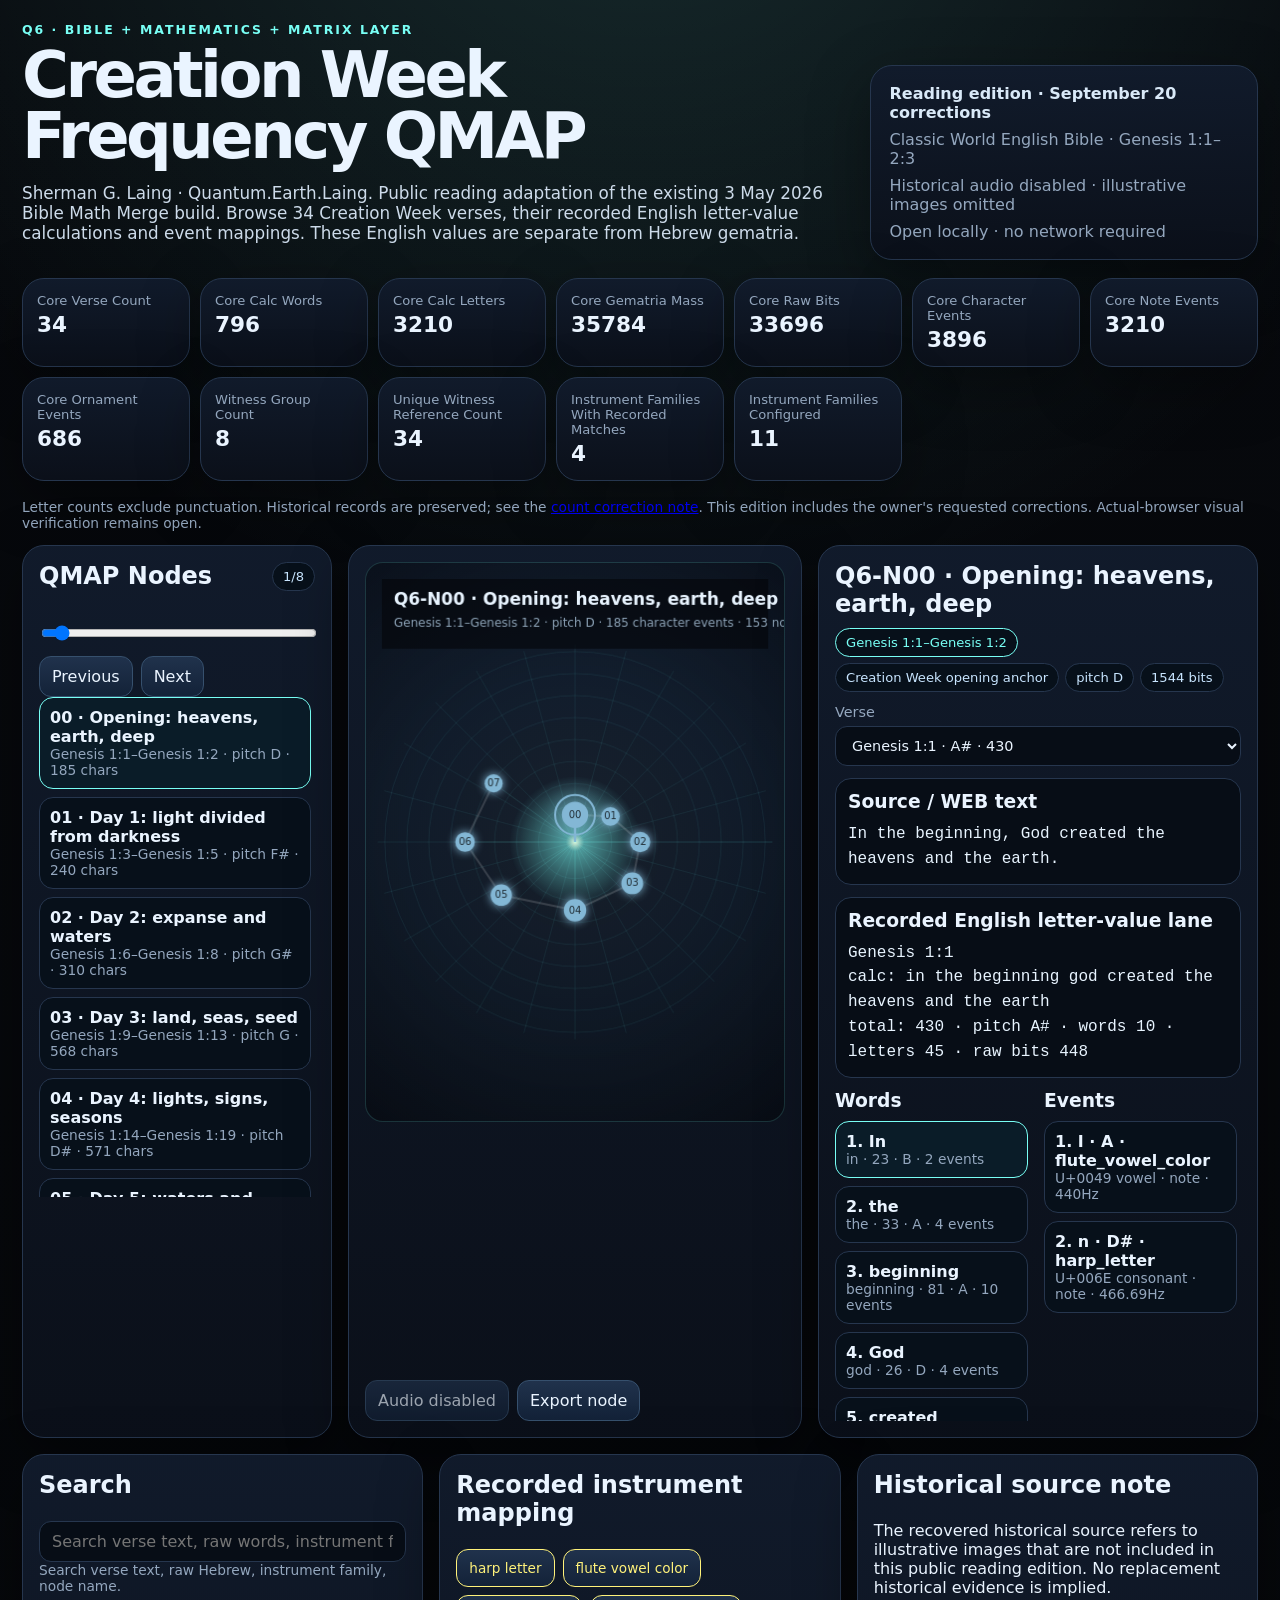
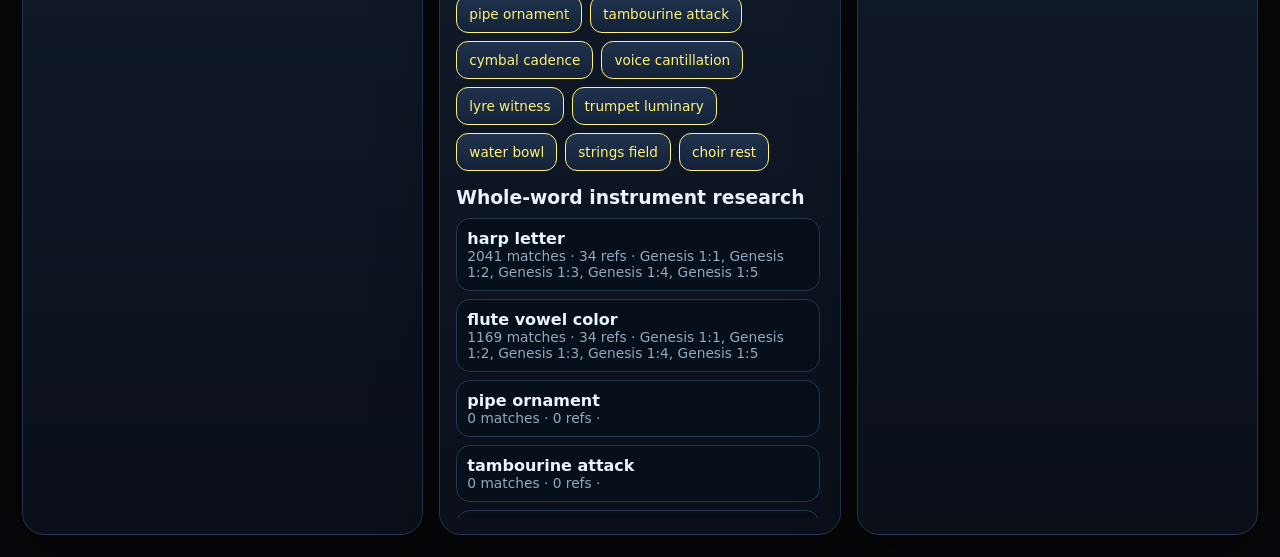
<file: web/index.html>
<!doctype html>
<html lang="en">
<head>
  <meta charset="utf-8">
  <meta name="viewport" content="width=device-width, initial-scale=1">
  <title>QEL Creation Week — public reading edition</title>
  <link rel="stylesheet" href="styles/style.css">
</head>
<body>
  <main class="shell">
    <header class="hero">
      <div>
        <p class="eyebrow">Q6 · Bible + Mathematics + Matrix Layer</p>
        <h1>Creation Week Frequency QMAP</h1>
        <p class="subhead">Sherman G. Laing · Quantum.Earth.Laing. Public reading adaptation of the existing 3 May 2026 Bible Math Merge build. Browse 34 Creation Week verses, their recorded English letter-value calculations and event mappings. These English values are separate from Hebrew gematria.</p>
      </div>
      <div class="status-card">
        <strong>Reading edition · September 20 corrections</strong>
        <span>Classic World English Bible · Genesis 1:1–2:3</span>
        <span>Historical audio disabled · illustrative images omitted</span>
        <span>Open locally · no network required</span>
      </div>
    </header>

    <section class="grid metrics" id="globalMetrics"></section>
    <p class="small">Letter counts exclude punctuation. Historical records are preserved; see the <a href="CORRECTIONS.md">count correction note</a>. This edition includes the owner's requested corrections. Actual-browser visual verification remains open.</p>

    <section class="app-grid">
      <aside class="panel side">
        <div class="panel-head">
          <h2>QMAP Nodes</h2>
          <span id="timelineLabel" class="pill">1/8</span>
        </div>
        <input id="timeline" type="range" min="0" value="0" step="1">
        <div class="controls">
          <button id="prevBtn">Previous</button>
          <button id="nextBtn">Next</button>
        </div>
        <div id="nodeList" class="scroll-list"></div>
      </aside>

      <section class="panel visual">
        <canvas id="qmapCanvas"></canvas>
        <div class="controls audio-controls">
          <button id="playBtn" disabled title="Historical audio is disabled in this public reading edition">Audio disabled</button>
          <button id="playWeekBtn" hidden disabled>Play week</button>
          <button id="stopBtn" hidden disabled>Stop</button>
          <button id="exportBtn">Export node</button>
          <label hidden>Speed <input id="speed" type="range" min="0.5" max="2" value="1" step="0.1"></label>
        </div>
      </section>

      <section class="panel detail">
        <div class="panel-head">
          <div>
            <h2 id="nodeTitle">Node</h2>
            <div id="nodeMeta" class="tags"></div>
          </div>
        </div>
        <label class="select-label">Verse
          <select id="verseSelect"></select>
        </label>
        <div class="scripture-card">
          <h3>Source / WEB text</h3>
          <pre id="sourceText"></pre>
        </div>
        <div class="scripture-card">
          <h3>Recorded English letter-value lane</h3>
          <pre id="calcText"></pre>
        </div>
        <div class="columns">
          <div>
            <h3>Words</h3>
            <div id="wordList" class="scroll-list short"></div>
          </div>
          <div>
            <h3>Events</h3>
            <div id="eventList" class="scroll-list short"></div>
          </div>
        </div>
      </section>
    </section>

    <section class="app-grid lower">
      <section class="panel">
        <div class="panel-head"><h2>Search</h2></div>
        <input id="searchInput" placeholder="Search verse text, raw words, instrument family, node name">
        <div id="searchResults" class="scroll-list"></div>
      </section>
      <section class="panel">
        <div class="panel-head"><h2>Recorded instrument mapping</h2></div>
        <div id="instrumentToggles" class="toggle-grid"></div>
        <h3>Whole-word instrument research</h3>
        <div id="instrumentResearch" class="scroll-list short"></div>
      </section>
      <section class="panel">
        <div class="panel-head"><h2>Historical source note</h2></div>
        <div id="refImages" class="ref-images"></div>
      </section>
    </section>
  </main>
  <script src="scripts/q6_data.js"></script>
  <script src="scripts/app.js"></script>
</body>
</html>
</file>
<file: web/styles/style.css>
:root{--bg:#06070a;--panel:#0e1420;--panel2:#111b2c;--line:#26364e;--text:#eaf4ff;--muted:#94a7be;--accent:#78fff5;--gold:#fff27a;--red:#ff7a9e;--shadow:0 18px 60px rgba(0,0,0,.35)}
*{box-sizing:border-box} body{margin:0;background:radial-gradient(circle at 50% -10%,rgba(120,255,245,.14),transparent 35%),linear-gradient(180deg,#07090d,#05070a);color:var(--text);font-family:system-ui,-apple-system,Segoe UI,Roboto,Arial,sans-serif} button,input,select{font:inherit} code{background:#050910;border:1px solid var(--line);border-radius:8px;padding:2px 6px}.shell{width:min(1600px,100%);margin:auto;padding:22px}.hero{display:grid;grid-template-columns:1.5fr .7fr;gap:18px;align-items:end;margin-bottom:18px}.eyebrow{margin:0 0 8px;color:var(--accent);letter-spacing:.16em;text-transform:uppercase;font-size:.78rem;font-weight:800}.hero h1{margin:0;font-size:clamp(2rem,5vw,4.8rem);line-height:.95;letter-spacing:-.055em}.subhead{max-width:80ch;color:#cddbea;font-size:1.05rem}.status-card,.panel,.metric{background:linear-gradient(180deg,rgba(17,27,44,.96),rgba(11,16,26,.96));border:1px solid var(--line);border-radius:22px;box-shadow:var(--shadow)}.status-card{padding:18px;display:grid;gap:8px;color:#d9e9f8}.status-card span{display:block;color:var(--muted)}.grid.metrics{display:grid;grid-template-columns:repeat(auto-fit,minmax(160px,1fr));gap:10px;margin:12px 0 18px}.metric{padding:14px}.metric span{display:block;color:var(--muted);text-transform:capitalize;font-size:.82rem}.metric b{display:block;font-size:1.35rem;margin-top:4px}.app-grid{display:grid;grid-template-columns:310px minmax(420px,1fr) 440px;gap:16px}.app-grid.lower{grid-template-columns:1fr 1fr 1fr;margin-top:16px}.panel{padding:16px;min-width:0}.panel-head{display:flex;justify-content:space-between;align-items:start;gap:12px;margin-bottom:12px}.panel h2,.panel h3{margin:0 0 10px}.pill,.tag{display:inline-flex;align-items:center;border:1px solid var(--line);border-radius:999px;background:#07101a;color:#c8e5ff;padding:6px 10px;font-size:.82rem}.tag.on{border-color:var(--accent);color:var(--accent)}.tags{display:flex;gap:6px;flex-wrap:wrap}.visual{min-height:640px;display:grid;grid-template-rows:1fr auto}#qmapCanvas{width:100%;height:560px;border-radius:18px;background:radial-gradient(circle,rgba(255,255,220,.04),rgba(120,255,245,.02),rgba(0,0,0,.35));border:1px solid rgba(120,255,245,.16);touch-action:none}.controls{display:flex;gap:8px;flex-wrap:wrap}.audio-controls{margin-top:12px;align-items:center}button{border:1px solid #36506d;color:var(--text);background:linear-gradient(180deg,#20324c,#132238);border-radius:12px;padding:10px 12px;cursor:pointer}button.active{border-color:var(--gold);color:var(--gold)}button:hover{filter:brightness(1.12)}input,select{width:100%;background:#070d16;color:var(--text);border:1px solid var(--line);border-radius:12px;padding:10px 12px}.select-label{display:grid;gap:6px;color:var(--muted);font-size:.9rem;margin:8px 0 12px}.scroll-list{display:grid;gap:8px;max-height:500px;overflow:auto;padding-right:4px}.scroll-list.short{max-height:300px}.item{border:1px solid var(--line);background:#07101a;border-radius:14px;padding:10px;cursor:pointer}.item:hover,.item.active{border-color:var(--accent);background:#0a1c28}.title{font-weight:800}.meta,.small{color:var(--muted);font-size:.86rem}.scripture-card{background:#070d16;border:1px solid var(--line);border-radius:16px;padding:12px;margin-bottom:12px}pre{white-space:pre-wrap;word-break:break-word;margin:0;color:#e8f4ff;line-height:1.55;font-family:ui-monospace,SFMono-Regular,Menlo,Consolas,monospace}.columns{display:grid;grid-template-columns:1fr 1fr;gap:12px}.toggle-grid{display:flex;gap:8px;flex-wrap:wrap;margin-bottom:16px}.toggle-grid button{font-size:.85rem}.ref-images{display:grid;gap:10px}.ref-images img{width:100%;border-radius:16px;border:1px solid var(--line);background:#07101a}@media(max-width:1200px){.hero,.app-grid,.app-grid.lower{grid-template-columns:1fr}.visual{min-height:auto}#qmapCanvas{height:420px}.columns{grid-template-columns:1fr}}@media(max-width:640px){.shell{padding:12px}.hero h1{font-size:2.2rem}.panel{padding:12px}.grid.metrics{grid-template-columns:1fr 1fr}.controls button{flex:1}}

[hidden]{display:none!important}button:disabled{cursor:default;opacity:.65}#eventList .item{cursor:default}
</file>
